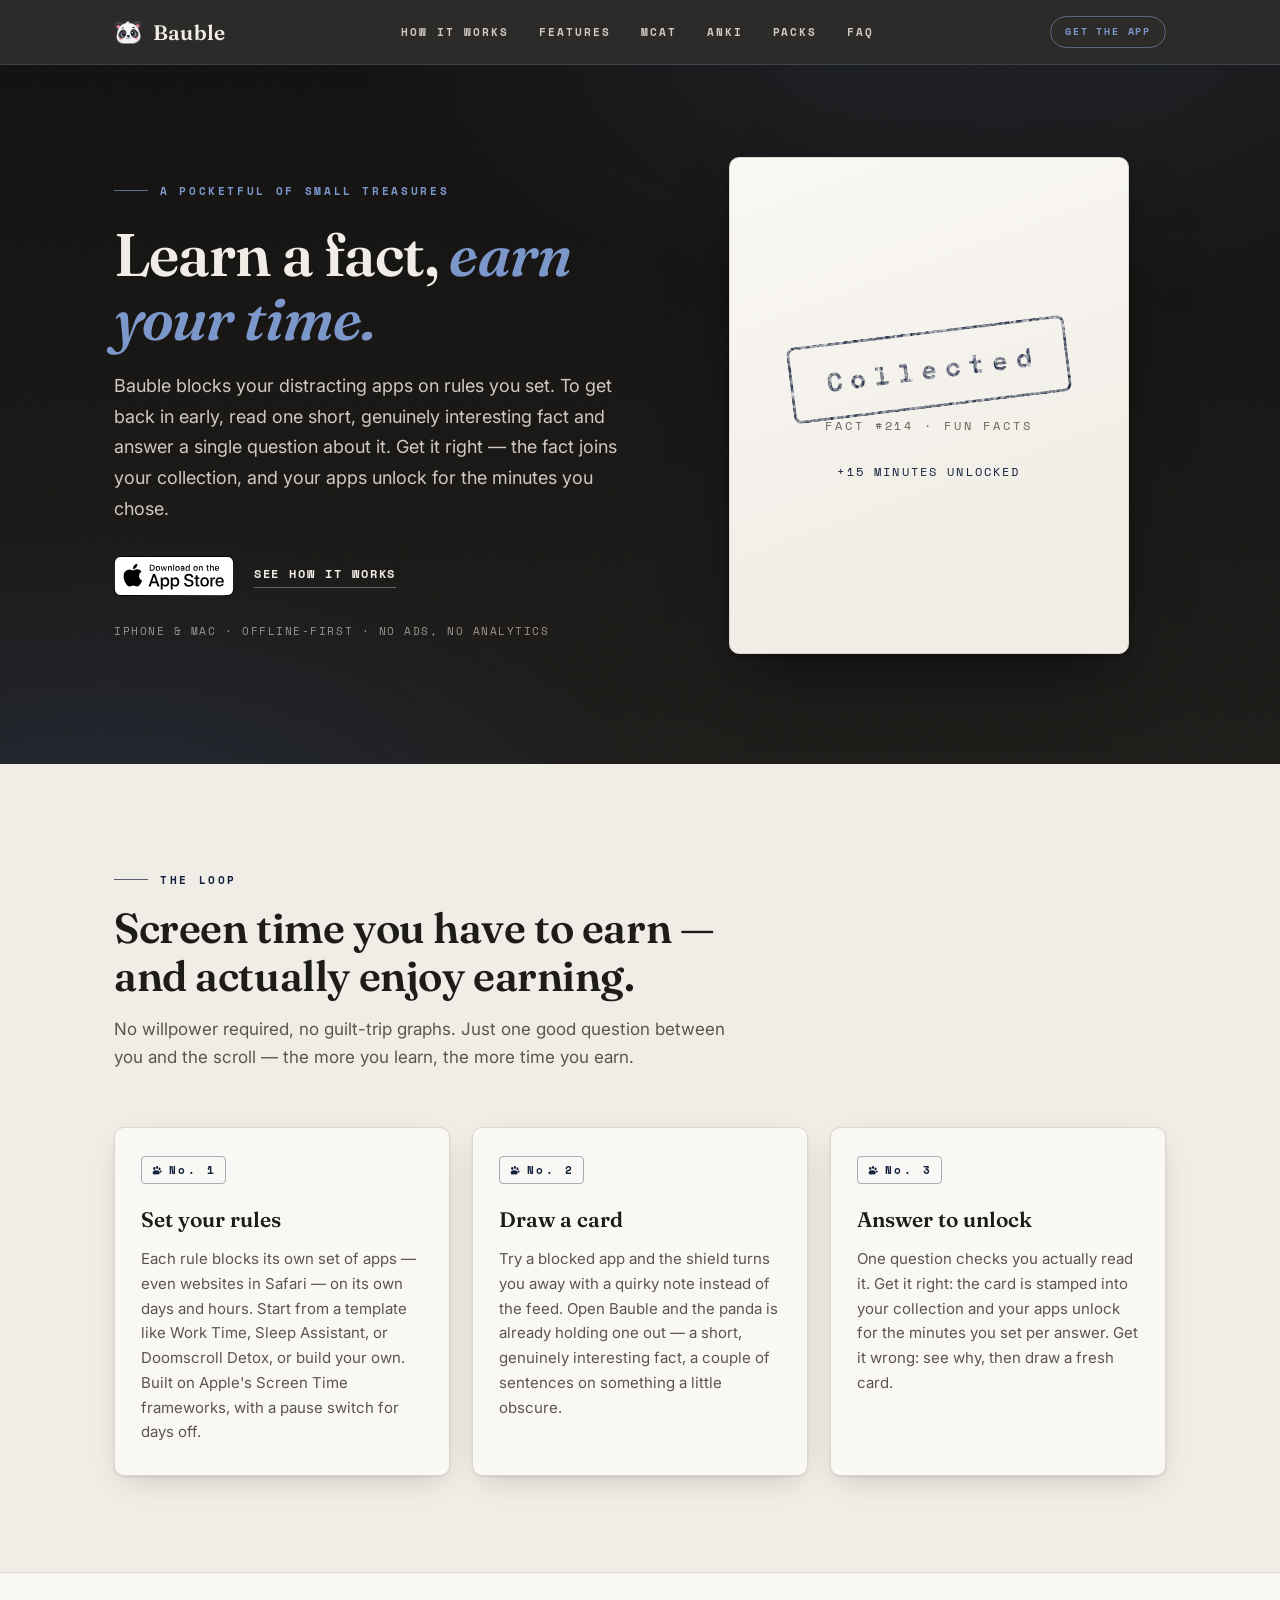
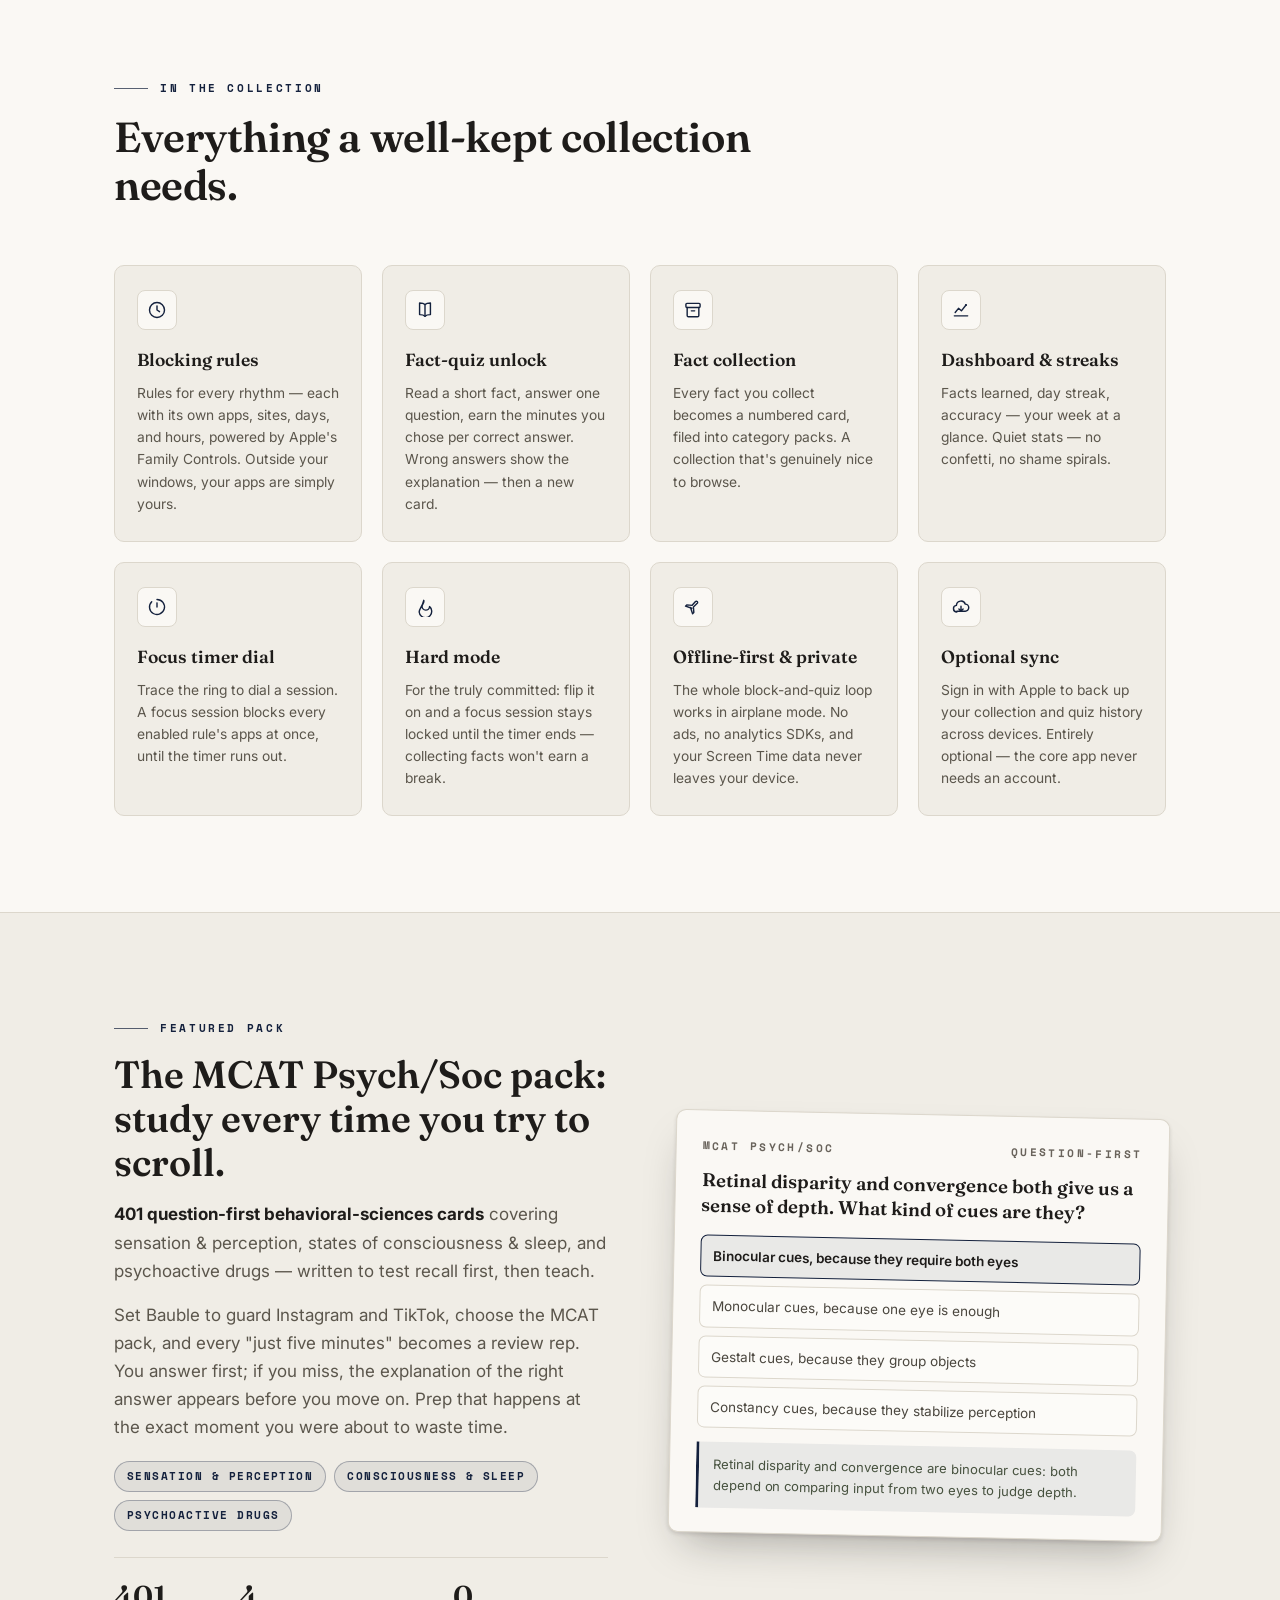
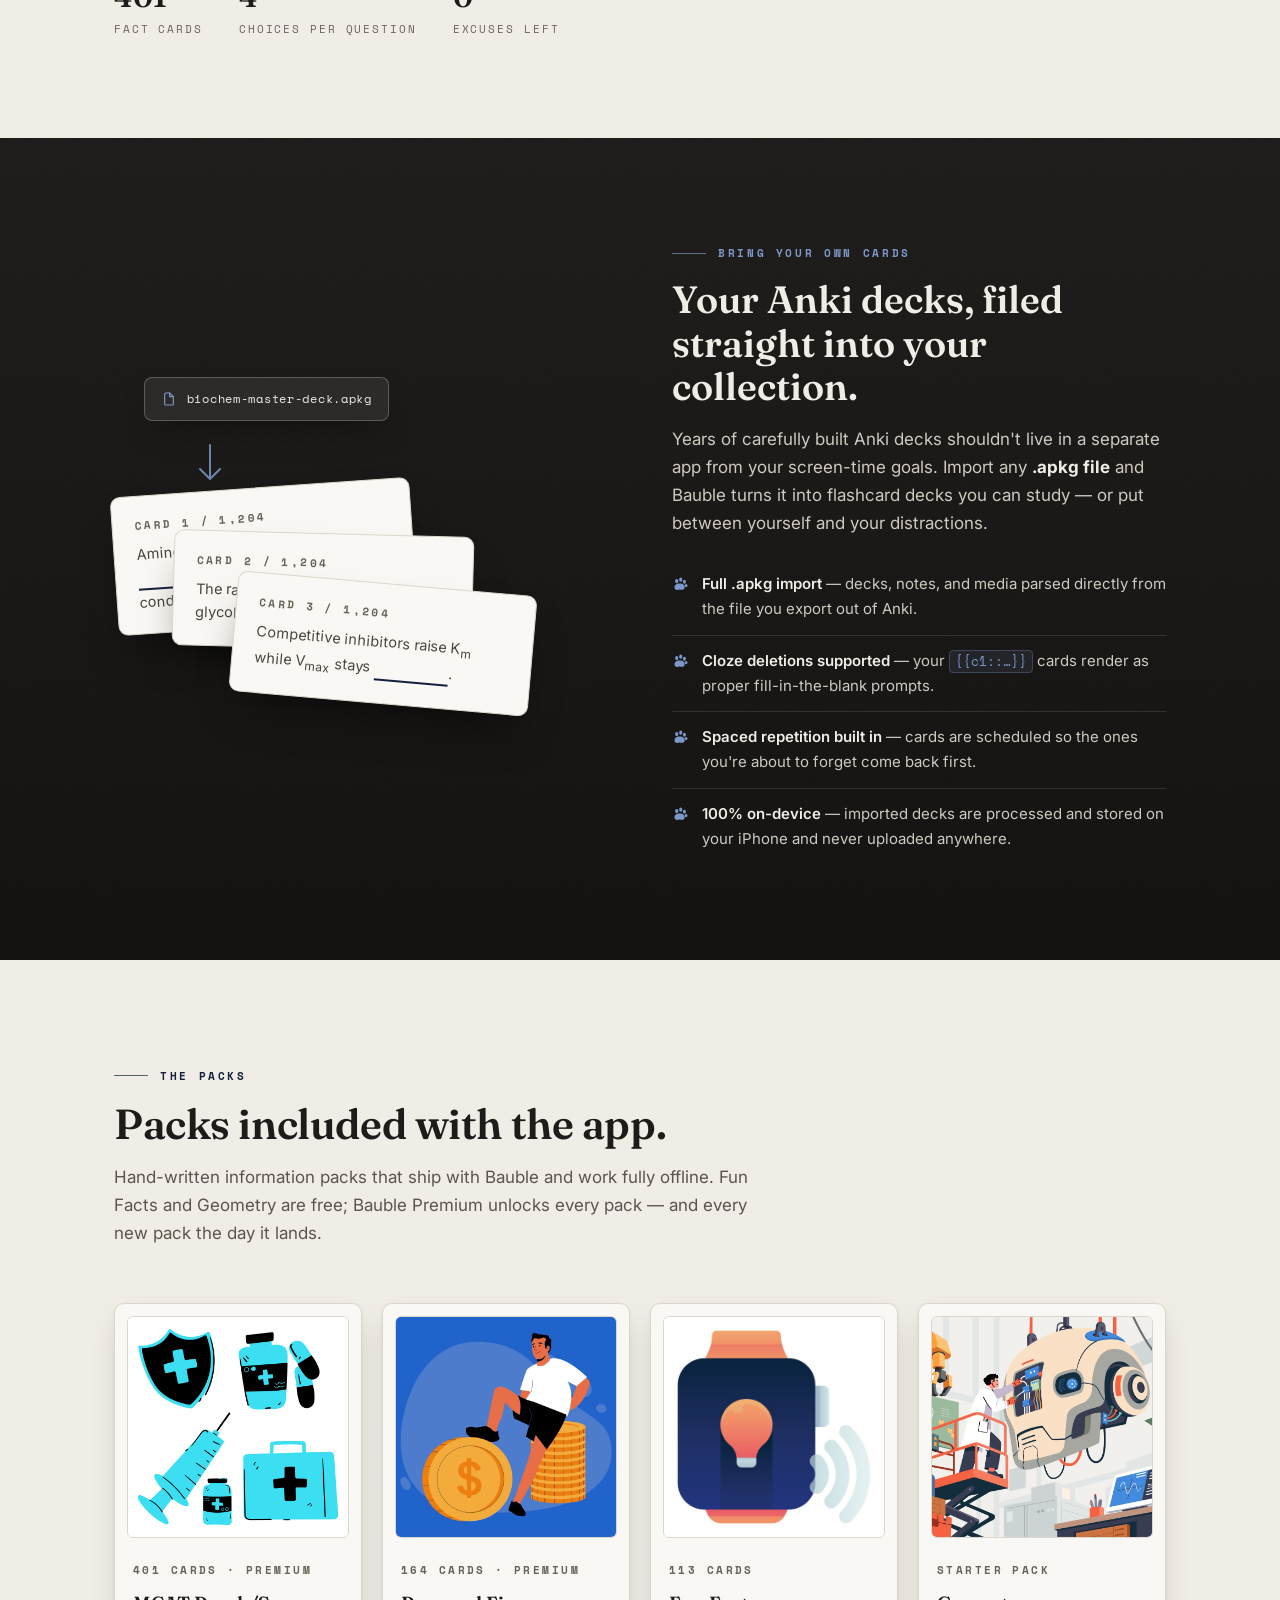
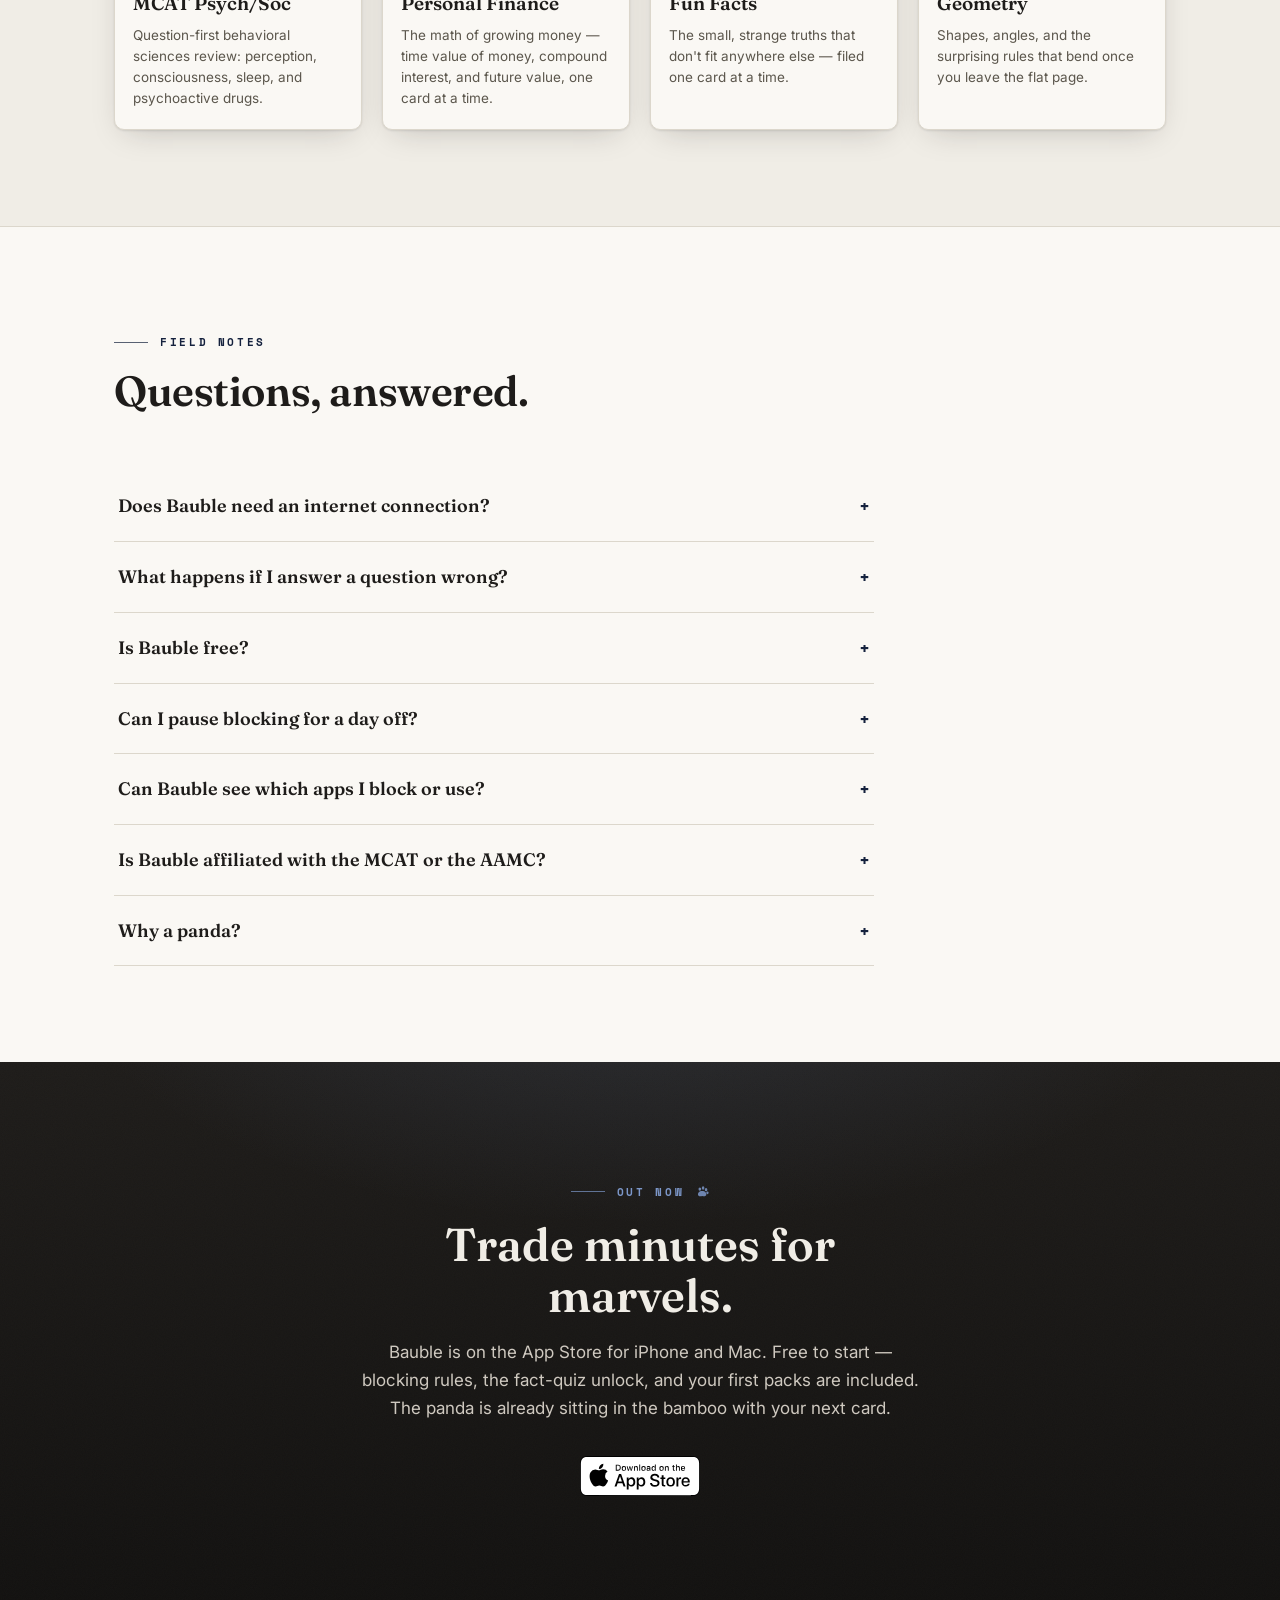
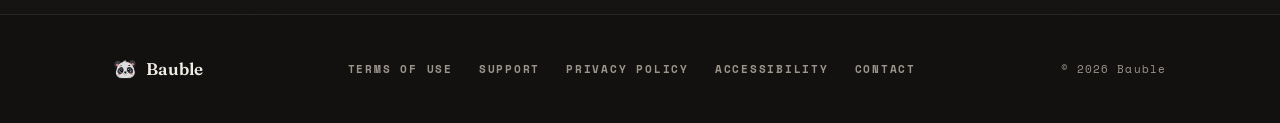
<file: index.html>
<!DOCTYPE html>
<html lang="en">
<head>
  <meta charset="UTF-8">
  <meta name="viewport" content="width=device-width, initial-scale=1.0">
  <title>Bauble — Learn facts, earn screen time</title>
  <meta name="description" content="Bauble blocks your distracting apps on rules you set. Learn a fact, answer one question, earn your screen time. Includes a 401-card MCAT Psych/Soc pack and Anki deck import.">
  <meta property="og:title" content="Bauble — Learn facts, earn screen time">
  <meta property="og:description" content="Block distracting apps. Learn a fact, answer a question, earn your screen time. A pocketful of small treasures, now on the App Store for iPhone and Mac.">
  <meta property="og:type" content="website">
  <meta name="theme-color" content="#1E1C1A">
  <link rel="icon" type="image/png" href="assets/app-icon.png">
  <link rel="apple-touch-icon" href="assets/apple-touch-icon.png">
  <link rel="preconnect" href="https://fonts.googleapis.com">
  <link rel="preconnect" href="https://fonts.gstatic.com" crossorigin>
  <link href="https://fonts.googleapis.com/css2?family=Fraunces:ital,opsz,wght@0,9..144,500;0,9..144,600;1,9..144,500&family=Inter:wght@400;500;600&family=Space+Mono:wght@400;700&display=swap" rel="stylesheet">
  <link rel="stylesheet" href="styles.css">
  <script>document.documentElement.classList.add('js');</script>
</head>
<body>

  <a class="skip-link" href="#main">Skip to content</a>

  <!-- ============ NAV ============ -->
  <nav class="site-nav">
    <div class="container">
      <a class="brand" href="#top">
        <img src="assets/panda-mark.png" alt="">
        <span>Bauble</span>
      </a>
      <div class="nav-links">
        <a href="#how">How it works</a>
        <a href="#features">Features</a>
        <a href="#mcat">MCAT</a>
        <a href="#anki">Anki</a>
        <a href="#packs">Packs</a>
        <a href="#faq">FAQ</a>
      </div>
      <a class="pill" href="https://apps.apple.com/us/app/bauble-screentime-flashcards/id6789819513">Get the app</a>
    </div>
  </nav>

  <main id="main" tabindex="-1">

  <!-- ============ HERO ============ -->
  <header class="hero grain" id="top">
    <div class="container">
      <div>
        <span class="eyebrow">A pocketful of small treasures</span>
        <h1>Learn a fact, <em>earn your time.</em></h1>
        <p class="lede">Bauble blocks your distracting apps on rules you set. To get back in early, read one short, genuinely interesting fact and answer a single question about it. Get it right — the fact joins your collection, and your apps unlock for the minutes you chose.</p>
        <div class="hero-ctas">
          <a class="btn-badge" href="https://apps.apple.com/us/app/bauble-screentime-flashcards/id6789819513">
            <img src="assets/app-store-badge.svg" alt="Download Bauble on the App Store" width="120" height="40">
          </a>
          <a class="btn-ghost" href="#how">See how it works</a>
        </div>
        <p class="hero-footnote">iPhone &amp; Mac &middot; Offline-first &middot; No ads, no analytics</p>
      </div>

      <!-- signature fact-card flip -->
      <div class="card-scene" role="group" aria-label="Animated example of a Bauble fact card being collected">
        <div class="card-flip" id="cardFlip">
          <div class="card-face card-front">
            <div class="card-meta">
              <span class="tag">Fact #214</span>
              <span class="tag"><span class="dot"><svg class="leaf" viewBox="0 0 24 24" fill="currentColor" aria-hidden="true"><path d="M20.5 3.2c-7.4-.6-12 1.6-14.5 5-2.4 3.3-2.1 7.3-.3 9.9l-2.2 2.3 1.4 1.4 2.2-2.3c2.7 1.7 6.7 1.8 9.8-.7 3.5-2.8 5.5-7.8 3.6-15.6zM8 17.5c-1-1.8-1-4.4.7-6.7 1.8-2.5 5.1-4.3 10.3-4.4-1 4.6-2.8 7.6-5.1 9.1-2.1 1.4-4.4 1.5-5.9 2z"/></svg></span> Fun Facts</span>
            </div>
            <p class="card-title">Honey Never Spoils</p>
            <p class="fact-body">Archaeologists have opened Egyptian tombs and found pots of honey over 3,000 years old — still perfectly edible. Honey's low moisture and high acidity make it a place where almost nothing can grow.</p>
            <div class="card-rule"></div>
            <p class="question">Why can honey last for millennia without spoiling?</p>
            <div class="choice" id="correctChoice">Low moisture and acidity stop microbes from growing</div>
            <div class="choice">Bees add a natural preservative wax</div>
            <div class="choice">It slowly ferments into a stable syrup</div>
          </div>
          <div class="card-face card-back">
            <div class="stamp">Collected</div>
            <span class="stamp-no">Fact #214 &middot; Fun Facts</span>
            <span class="back-unlock">+15 minutes unlocked</span>
          </div>
        </div>
      </div>
    </div>
  </header>

  <!-- ============ HOW IT WORKS ============ -->
  <section id="how">
    <div class="container">
      <div class="section-head reveal">
        <span class="eyebrow">The loop</span>
        <h2>Screen time you have to earn — and actually enjoy earning.</h2>
        <p>No willpower required, no guilt-trip graphs. Just one good question between you and the scroll — the more you learn, the more time you earn.</p>
      </div>
      <div class="steps">
        <div class="step-card reveal" style="--d:0s">
          <span class="step-no"><svg class="paw" viewBox="0 0 24 24" fill="currentColor" aria-hidden="true"><ellipse cx="7.1" cy="7.6" rx="2.5" ry="3.1"/><ellipse cx="13.1" cy="5.6" rx="2.4" ry="3.2"/><ellipse cx="18.6" cy="8.6" rx="2.3" ry="2.9"/><ellipse cx="21.1" cy="14.4" rx="2.1" ry="2.5"/><path d="M12.9 11.3c3 0 6.2 2.6 6.2 5.6 0 2.4-2 3.9-4.4 3.9-1.3 0-2.2-.5-3.4-.5s-2.1.6-3.4.6c-2.4 0-4.3-1.5-4.3-3.9 0-3.1 3.2-5.7 6.2-5.7z"/></svg>No. 1</span>
          <h3>Set your rules</h3>
          <p>Each rule blocks its own set of apps — even websites in Safari — on its own days and hours. Start from a template like Work Time, Sleep Assistant, or Doomscroll Detox, or build your own. Built on Apple's Screen Time frameworks, with a pause switch for days off.</p>
        </div>
        <div class="step-card reveal" style="--d:0.12s">
          <span class="step-no"><svg class="paw" viewBox="0 0 24 24" fill="currentColor" aria-hidden="true"><ellipse cx="7.1" cy="7.6" rx="2.5" ry="3.1"/><ellipse cx="13.1" cy="5.6" rx="2.4" ry="3.2"/><ellipse cx="18.6" cy="8.6" rx="2.3" ry="2.9"/><ellipse cx="21.1" cy="14.4" rx="2.1" ry="2.5"/><path d="M12.9 11.3c3 0 6.2 2.6 6.2 5.6 0 2.4-2 3.9-4.4 3.9-1.3 0-2.2-.5-3.4-.5s-2.1.6-3.4.6c-2.4 0-4.3-1.5-4.3-3.9 0-3.1 3.2-5.7 6.2-5.7z"/></svg>No. 2</span>
          <h3>Draw a card</h3>
          <p>Try a blocked app and the shield turns you away with a quirky note instead of the feed. Open Bauble and the panda is already holding one out — a short, genuinely interesting fact, a couple of sentences on something a little obscure.</p>
        </div>
        <div class="step-card reveal" style="--d:0.24s">
          <span class="step-no"><svg class="paw" viewBox="0 0 24 24" fill="currentColor" aria-hidden="true"><ellipse cx="7.1" cy="7.6" rx="2.5" ry="3.1"/><ellipse cx="13.1" cy="5.6" rx="2.4" ry="3.2"/><ellipse cx="18.6" cy="8.6" rx="2.3" ry="2.9"/><ellipse cx="21.1" cy="14.4" rx="2.1" ry="2.5"/><path d="M12.9 11.3c3 0 6.2 2.6 6.2 5.6 0 2.4-2 3.9-4.4 3.9-1.3 0-2.2-.5-3.4-.5s-2.1.6-3.4.6c-2.4 0-4.3-1.5-4.3-3.9 0-3.1 3.2-5.7 6.2-5.7z"/></svg>No. 3</span>
          <h3>Answer to unlock</h3>
          <p>One question checks you actually read it. Get it right: the card is stamped into your collection and your apps unlock for the minutes you set per answer. Get it wrong: see why, then draw a fresh card.</p>
        </div>
      </div>
    </div>
  </section>

  <!-- ============ FEATURES ============ -->
  <section class="features" id="features">
    <div class="container">
      <div class="section-head reveal">
        <span class="eyebrow">In the collection</span>
        <h2>Everything a well-kept collection needs.</h2>
      </div>
      <div class="feature-grid">
        <div class="feature reveal" style="--d:0s">
          <div class="icon"><svg viewBox="0 0 24 24" fill="none" stroke="currentColor" stroke-width="1.7" stroke-linecap="round" stroke-linejoin="round"><circle cx="12" cy="12" r="9"/><path d="M12 7v5l3 2"/></svg></div>
          <h3>Blocking rules</h3>
          <p>Rules for every rhythm — each with its own apps, sites, days, and hours, powered by Apple's Family Controls. Outside your windows, your apps are simply yours.</p>
        </div>
        <div class="feature reveal" style="--d:0.06s">
          <div class="icon"><svg viewBox="0 0 24 24" fill="none" stroke="currentColor" stroke-width="1.7" stroke-linecap="round" stroke-linejoin="round"><path d="M12 5.5C10.5 4 8.2 3.5 5.5 3.5v14c2.7 0 5 .5 6.5 2 1.5-1.5 3.8-2 6.5-2v-14c-2.7 0-5 .5-6.5 2z"/><path d="M12 5.5v14"/></svg></div>
          <h3>Fact-quiz unlock</h3>
          <p>Read a short fact, answer one question, earn the minutes you chose per correct answer. Wrong answers show the explanation — then a new card.</p>
        </div>
        <div class="feature reveal" style="--d:0.12s">
          <div class="icon"><svg viewBox="0 0 24 24" fill="none" stroke="currentColor" stroke-width="1.7" stroke-linecap="round" stroke-linejoin="round"><rect x="3.5" y="4" width="17" height="5" rx="1.2"/><path d="M5 9v9.5A1.5 1.5 0 0 0 6.5 20h11a1.5 1.5 0 0 0 1.5-1.5V9"/><path d="M10 13h4"/></svg></div>
          <h3>Fact collection</h3>
          <p>Every fact you collect becomes a numbered card, filed into category packs. A collection that's genuinely nice to browse.</p>
        </div>
        <div class="feature reveal" style="--d:0.18s">
          <div class="icon"><svg viewBox="0 0 24 24" fill="none" stroke="currentColor" stroke-width="1.7" stroke-linecap="round" stroke-linejoin="round"><path d="M4 19h16"/><path d="M5 15l4-5 3.5 3L18 6"/><circle cx="18" cy="6" r="1.3" fill="currentColor" stroke="none"/></svg></div>
          <h3>Dashboard &amp; streaks</h3>
          <p>Facts learned, day streak, accuracy — your week at a glance. Quiet stats — no confetti, no shame spirals.</p>
        </div>
        <div class="feature reveal" style="--d:0s">
          <div class="icon"><svg viewBox="0 0 24 24" fill="none" stroke="currentColor" stroke-width="1.7" stroke-linecap="round" stroke-linejoin="round"><path d="M12 3a9 9 0 1 1-6.36 2.64"/><path d="M12 12V7"/></svg></div>
          <h3>Focus timer dial</h3>
          <p>Trace the ring to dial a session. A focus session blocks every enabled rule's apps at once, until the timer runs out.</p>
        </div>
        <div class="feature reveal" style="--d:0.06s">
          <div class="icon"><svg viewBox="0 0 24 24" fill="none" stroke="currentColor" stroke-width="1.7" stroke-linecap="round" stroke-linejoin="round"><path d="M12 3c1 3-2 4.5-2 7a4.5 4.5 0 0 0 9 .5c1.8 1.5 2.5 3.4 2.5 5A7.5 7.5 0 0 1 6.5 17c0-4 3.5-5.5 5.5-14z" transform="translate(-1.5 1)"/></svg></div>
          <h3>Hard mode</h3>
          <p>For the truly committed: flip it on and a focus session stays locked until the timer ends — collecting facts won't earn a break.</p>
        </div>
        <div class="feature reveal" style="--d:0.12s">
          <div class="icon"><svg viewBox="0 0 24 24" fill="none" stroke="currentColor" stroke-width="1.7" stroke-linecap="round" stroke-linejoin="round"><path d="M10.5 13.5L3 11l1.5-1.5L11 10l4-4.5c.6-.6 1.6-.6 2.1 0 .6.6.6 1.5 0 2.1L12.5 12l.5 6.5L11.5 20l-2.5-7.5"/></svg></div>
          <h3>Offline-first &amp; private</h3>
          <p>The whole block-and-quiz loop works in airplane mode. No ads, no analytics SDKs, and your Screen Time data never leaves your device.</p>
        </div>
        <div class="feature reveal" style="--d:0.18s">
          <div class="icon"><svg viewBox="0 0 24 24" fill="none" stroke="currentColor" stroke-width="1.7" stroke-linecap="round" stroke-linejoin="round"><path d="M7 18a4 4 0 0 1-.5-7.97A5.5 5.5 0 0 1 17.2 8.6 4.2 4.2 0 0 1 17 17H7z"/><path d="M12 11v6M9.5 14.5L12 17l2.5-2.5"/></svg></div>
          <h3>Optional sync</h3>
          <p>Sign in with Apple to back up your collection and quiz history across devices. Entirely optional — the core app never needs an account.</p>
        </div>
      </div>
    </div>
  </section>

  <!-- ============ MCAT SPOTLIGHT ============ -->
  <section class="spotlight" id="mcat">
    <div class="container">
      <div class="copy reveal">
        <span class="eyebrow">Featured pack</span>
        <h2>The MCAT Psych/Soc pack: study every time you try to scroll.</h2>
        <p><strong>401 question-first behavioral-sciences cards</strong> covering sensation &amp; perception, states of consciousness &amp; sleep, and psychoactive drugs — written to test recall first, then teach.</p>
        <p>Set Bauble to guard Instagram and TikTok, choose the MCAT pack, and every "just five minutes" becomes a review rep. You answer first; if you miss, the explanation of the right answer appears before you move on. Prep that happens at the exact moment you were about to waste time.</p>
        <div class="chips">
          <span class="chip">Sensation &amp; Perception</span>
          <span class="chip">Consciousness &amp; Sleep</span>
          <span class="chip">Psychoactive Drugs</span>
        </div>
        <div class="mcat-stat">
          <div><strong>401</strong><span>Fact cards</span></div>
          <div><strong>4</strong><span>Choices per question</span></div>
          <div><strong>0</strong><span>Excuses left</span></div>
        </div>
      </div>
      <div class="reveal" style="--d:0.15s">
        <div class="sample-card">
          <div class="card-meta">
            <span class="tag">MCAT Psych/Soc</span>
            <span class="tag">Question-first</span>
          </div>
          <p class="question">Retinal disparity and convergence both give us a sense of depth. What kind of cues are they?</p>
          <div class="choice correct-picked">Binocular cues, because they require both eyes</div>
          <div class="choice">Monocular cues, because one eye is enough</div>
          <div class="choice">Gestalt cues, because they group objects</div>
          <div class="choice">Constancy cues, because they stabilize perception</div>
          <p class="explain">Retinal disparity and convergence are binocular cues: both depend on comparing input from two eyes to judge depth.</p>
        </div>
      </div>
    </div>
  </section>

  <!-- ============ ANKI SPOTLIGHT ============ -->
  <section class="spotlight anki grain" id="anki">
    <div class="container">
      <div class="anki-visual reveal" aria-hidden="true">
        <span class="apkg-chip">
          <svg viewBox="0 0 24 24" fill="none" stroke="currentColor" stroke-width="1.7" stroke-linecap="round" stroke-linejoin="round"><path d="M13 3H7a1.5 1.5 0 0 0-1.5 1.5v15A1.5 1.5 0 0 0 7 21h10a1.5 1.5 0 0 0 1.5-1.5V8.5L13 3z"/><path d="M13 3v5.5h5.5"/></svg>
          biochem-master-deck.apkg
        </span>
        <svg class="import-arrow" width="34" height="42" viewBox="0 0 34 42" fill="none" stroke="currentColor" stroke-width="2" stroke-linecap="round" stroke-linejoin="round"><path d="M17 2v32M7 26l10 10 10-10"/></svg>
        <div class="anki-fan">
          <div class="fan-card fan-1">
            <span class="tag">Card 1 / 1,204</span>
            <p class="cloze-line">Amino acids are joined by <span class="cloze-gap">&nbsp;</span> bonds formed in a condensation reaction.</p>
          </div>
          <div class="fan-card fan-2">
            <span class="tag">Card 2 / 1,204</span>
            <p class="cloze-line">The rate-limiting enzyme of glycolysis is <span class="cloze-gap">&nbsp;</span>.</p>
          </div>
          <div class="fan-card fan-3">
            <span class="tag">Card 3 / 1,204</span>
            <p class="cloze-line">Competitive inhibitors raise K<sub>m</sub> while V<sub>max</sub> stays <span class="cloze-gap">&nbsp;</span>.</p>
          </div>
        </div>
      </div>
      <div class="copy reveal" style="--d:0.15s">
        <span class="eyebrow">Bring your own cards</span>
        <h2>Your Anki decks, filed straight into your collection.</h2>
        <p>Years of carefully built Anki decks shouldn't live in a separate app from your screen-time goals. Import any <strong>.apkg file</strong> and Bauble turns it into flashcard decks you can study — or put between yourself and your distractions.</p>
        <ul class="anki-list">
          <li>
            <span class="li-icon"><svg class="paw" viewBox="0 0 24 24" fill="currentColor" aria-hidden="true"><ellipse cx="7.1" cy="7.6" rx="2.5" ry="3.1"/><ellipse cx="13.1" cy="5.6" rx="2.4" ry="3.2"/><ellipse cx="18.6" cy="8.6" rx="2.3" ry="2.9"/><ellipse cx="21.1" cy="14.4" rx="2.1" ry="2.5"/><path d="M12.9 11.3c3 0 6.2 2.6 6.2 5.6 0 2.4-2 3.9-4.4 3.9-1.3 0-2.2-.5-3.4-.5s-2.1.6-3.4.6c-2.4 0-4.3-1.5-4.3-3.9 0-3.1 3.2-5.7 6.2-5.7z"/></svg></span>
            <span><strong>Full .apkg import</strong> — decks, notes, and media parsed directly from the file you export out of Anki.</span>
          </li>
          <li>
            <span class="li-icon"><svg class="paw" viewBox="0 0 24 24" fill="currentColor" aria-hidden="true"><ellipse cx="7.1" cy="7.6" rx="2.5" ry="3.1"/><ellipse cx="13.1" cy="5.6" rx="2.4" ry="3.2"/><ellipse cx="18.6" cy="8.6" rx="2.3" ry="2.9"/><ellipse cx="21.1" cy="14.4" rx="2.1" ry="2.5"/><path d="M12.9 11.3c3 0 6.2 2.6 6.2 5.6 0 2.4-2 3.9-4.4 3.9-1.3 0-2.2-.5-3.4-.5s-2.1.6-3.4.6c-2.4 0-4.3-1.5-4.3-3.9 0-3.1 3.2-5.7 6.2-5.7z"/></svg></span>
            <span><strong>Cloze deletions supported</strong> — your <code>{{c1::…}}</code> cards render as proper fill-in-the-blank prompts.</span>
          </li>
          <li>
            <span class="li-icon"><svg class="paw" viewBox="0 0 24 24" fill="currentColor" aria-hidden="true"><ellipse cx="7.1" cy="7.6" rx="2.5" ry="3.1"/><ellipse cx="13.1" cy="5.6" rx="2.4" ry="3.2"/><ellipse cx="18.6" cy="8.6" rx="2.3" ry="2.9"/><ellipse cx="21.1" cy="14.4" rx="2.1" ry="2.5"/><path d="M12.9 11.3c3 0 6.2 2.6 6.2 5.6 0 2.4-2 3.9-4.4 3.9-1.3 0-2.2-.5-3.4-.5s-2.1.6-3.4.6c-2.4 0-4.3-1.5-4.3-3.9 0-3.1 3.2-5.7 6.2-5.7z"/></svg></span>
            <span><strong>Spaced repetition built in</strong> — cards are scheduled so the ones you're about to forget come back first.</span>
          </li>
          <li>
            <span class="li-icon"><svg class="paw" viewBox="0 0 24 24" fill="currentColor" aria-hidden="true"><ellipse cx="7.1" cy="7.6" rx="2.5" ry="3.1"/><ellipse cx="13.1" cy="5.6" rx="2.4" ry="3.2"/><ellipse cx="18.6" cy="8.6" rx="2.3" ry="2.9"/><ellipse cx="21.1" cy="14.4" rx="2.1" ry="2.5"/><path d="M12.9 11.3c3 0 6.2 2.6 6.2 5.6 0 2.4-2 3.9-4.4 3.9-1.3 0-2.2-.5-3.4-.5s-2.1.6-3.4.6c-2.4 0-4.3-1.5-4.3-3.9 0-3.1 3.2-5.7 6.2-5.7z"/></svg></span>
            <span><strong>100% on-device</strong> — imported decks are processed and stored on your iPhone and never uploaded anywhere.</span>
          </li>
        </ul>
      </div>
    </div>
  </section>

  <!-- ============ PACK SHELF ============ -->
  <section id="packs">
    <div class="container">
      <div class="section-head reveal">
        <span class="eyebrow">The packs</span>
        <h2>Packs included with the app.</h2>
        <p>Hand-written information packs that ship with Bauble and work fully offline. Fun Facts and Geometry are free; Bauble Premium unlocks every pack — and every new pack the day it lands.</p>
      </div>
      <div class="packs-grid">
        <div class="pack-card reveal" style="--d:0s">
          <div class="pack-cover"><img src="assets/pack-psych-soc.jpg" alt="MCAT Psych/Soc pack cover art" loading="lazy"></div>
          <div class="pack-body">
            <span class="tag">401 cards &middot; Premium</span>
            <h3>MCAT Psych/Soc</h3>
            <p>Question-first behavioral sciences review: perception, consciousness, sleep, and psychoactive drugs.</p>
          </div>
        </div>
        <div class="pack-card reveal" style="--d:0.08s">
          <div class="pack-cover"><img src="assets/pack-finance.jpg" alt="Personal Finance pack cover art" loading="lazy"></div>
          <div class="pack-body">
            <span class="tag">164 cards &middot; Premium</span>
            <h3>Personal Finance</h3>
            <p>The math of growing money — time value of money, compound interest, and future value, one card at a time.</p>
          </div>
        </div>
        <div class="pack-card reveal" style="--d:0.16s">
          <div class="pack-cover"><img src="assets/pack-fun-facts.jpg" alt="Fun Facts pack cover art" loading="lazy"></div>
          <div class="pack-body">
            <span class="tag">113 cards</span>
            <h3>Fun Facts</h3>
            <p>The small, strange truths that don't fit anywhere else — filed one card at a time.</p>
          </div>
        </div>
        <div class="pack-card reveal" style="--d:0.24s">
          <div class="pack-cover"><img src="assets/pack-geometry.jpg" alt="Geometry pack cover art" loading="lazy"></div>
          <div class="pack-body">
            <span class="tag">Starter pack</span>
            <h3>Geometry</h3>
            <p>Shapes, angles, and the surprising rules that bend once you leave the flat page.</p>
          </div>
        </div>
      </div>
    </div>
  </section>

  <!-- ============ FAQ ============ -->
  <section class="faq" id="faq">
    <div class="container">
      <div class="section-head reveal">
        <span class="eyebrow">Field notes</span>
        <h2>Questions, answered.</h2>
      </div>
      <div class="faq-list reveal">
        <details class="faq-item">
          <summary>Does Bauble need an internet connection?</summary>
          <p class="faq-a">No. Blocking, the fact-quiz unlock loop, all bundled packs, and imported flashcards work entirely offline — airplane mode included. Only the optional account sync and subscription verification touch the network.</p>
        </details>
        <details class="faq-item">
          <summary>What happens if I answer a question wrong?</summary>
          <p class="faq-a">You see the correct answer and a short explanation, and the apps stay locked. Then you draw a different card — no re-attempting the same question, because the point is that you actually read it.</p>
        </details>
        <details class="faq-item">
          <summary>Is Bauble free?</summary>
          <p class="faq-a">The core loop is — blocking rules, the fact-quiz unlock, the Fun Facts and Geometry packs, and the collection. Bauble Premium unlocks every pack, unlimited Anki decks, and unlimited blocking rules: $8.99 a month or $59.99 a year (US pricing; the App Store shows your local price).</p>
        </details>
        <details class="faq-item">
          <summary>Can I pause blocking for a day off?</summary>
          <p class="faq-a">Yes, with a plainly visible pause toggle. Bauble is a self-management tool, not a warden — fighting you isn't the goal.</p>
        </details>
        <details class="faq-item">
          <summary>Can Bauble see which apps I block or use?</summary>
          <p class="faq-a">No. App selections are stored as opaque tokens by Apple's Family Controls framework, and all Screen Time data stays on your device. It is never transmitted to us or anyone else — we couldn't read it even if we wanted to.</p>
        </details>
        <details class="faq-item">
          <summary>Is Bauble affiliated with the MCAT or the AAMC?</summary>
          <p class="faq-a">No. The MCAT Psych/Soc pack is independent study material. Bauble is not affiliated with, endorsed by, or sponsored by the AAMC or any examination body, and we make no promises about test scores.</p>
        </details>
        <details class="faq-item">
          <summary>Why a panda?</summary>
          <p class="faq-a">Pandas spend most of the day doing one thing slowly and thoroughly, and they are famously hard to rush. That is roughly the posture Bauble is after &mdash; not a warden shouting at you, just a small, patient animal sitting between you and the scroll, holding out a card.</p>
        </details>
      </div>
    </div>
  </section>

  <!-- ============ CLOSING CTA ============ -->
  <section class="closing grain">
    <div class="container">
      <span class="eyebrow">Out now</span>
      <h2>Trade minutes for marvels.</h2>
      <p>Bauble is on the App Store for iPhone and Mac. Free to start &mdash; blocking rules, the fact-quiz unlock, and your first packs are included. The panda is already sitting in the bamboo with your next card.</p>
      <a class="btn-badge" href="https://apps.apple.com/us/app/bauble-screentime-flashcards/id6789819513">
        <img src="assets/app-store-badge.svg" alt="Download Bauble on the App Store" width="120" height="40">
      </a>
    </div>
  </section>

  </main>

  <!-- ============ FOOTER ============ -->
  <footer class="site-footer">
    <div class="container">
      <div class="footer-brand">
        <img src="assets/panda-mark.png" alt="">
        <span>Bauble</span>
      </div>
      <div class="footer-links">
        <a href="terms.html">Terms of Use</a>
        <a href="support.html">Support</a>
        <a href="privacy.html">Privacy Policy</a>
        <a href="accessibility.html">Accessibility</a>
        <a href="mailto:bauble.the.app@gmail.com">Contact</a>
      </div>
      <span class="footer-copy">&copy; <span id="year">2026</span> Bauble</span>
    </div>
  </footer>

  <script>
    // Scroll reveal
    const reduceMotion = window.matchMedia('(prefers-reduced-motion: reduce)').matches;
    const io = new IntersectionObserver((entries) => {
      for (const e of entries) {
        if (e.isIntersecting) { e.target.classList.add('revealed'); io.unobserve(e.target); }
      }
    }, { threshold: 0.12, rootMargin: '0px 0px -40px 0px' });
    document.querySelectorAll('.reveal').forEach(el => io.observe(el));

    // Signature fact-card flip: pick the right answer, stamp COLLECTED, reset, repeat.
    const flip = document.getElementById('cardFlip');
    const correct = document.getElementById('correctChoice');
    function runCycle() {
      correct.classList.add('correct-picked');
      setTimeout(() => flip.classList.add('flipped'), 900);
      setTimeout(() => {
        flip.classList.remove('flipped');
        correct.classList.remove('correct-picked');
      }, 6400);
    }
    if (reduceMotion) {
      // one gentle crossfade to the collected state, no loop
      setTimeout(() => { correct.classList.add('correct-picked'); flip.classList.add('flipped'); }, 1800);
    } else {
      setTimeout(runCycle, 1400);
      setInterval(runCycle, 9400);
    }

    document.getElementById('year').textContent = new Date().getFullYear();
  </script>
  <script src="in-app-browser.js" defer></script>
</body>
</html>
</file>
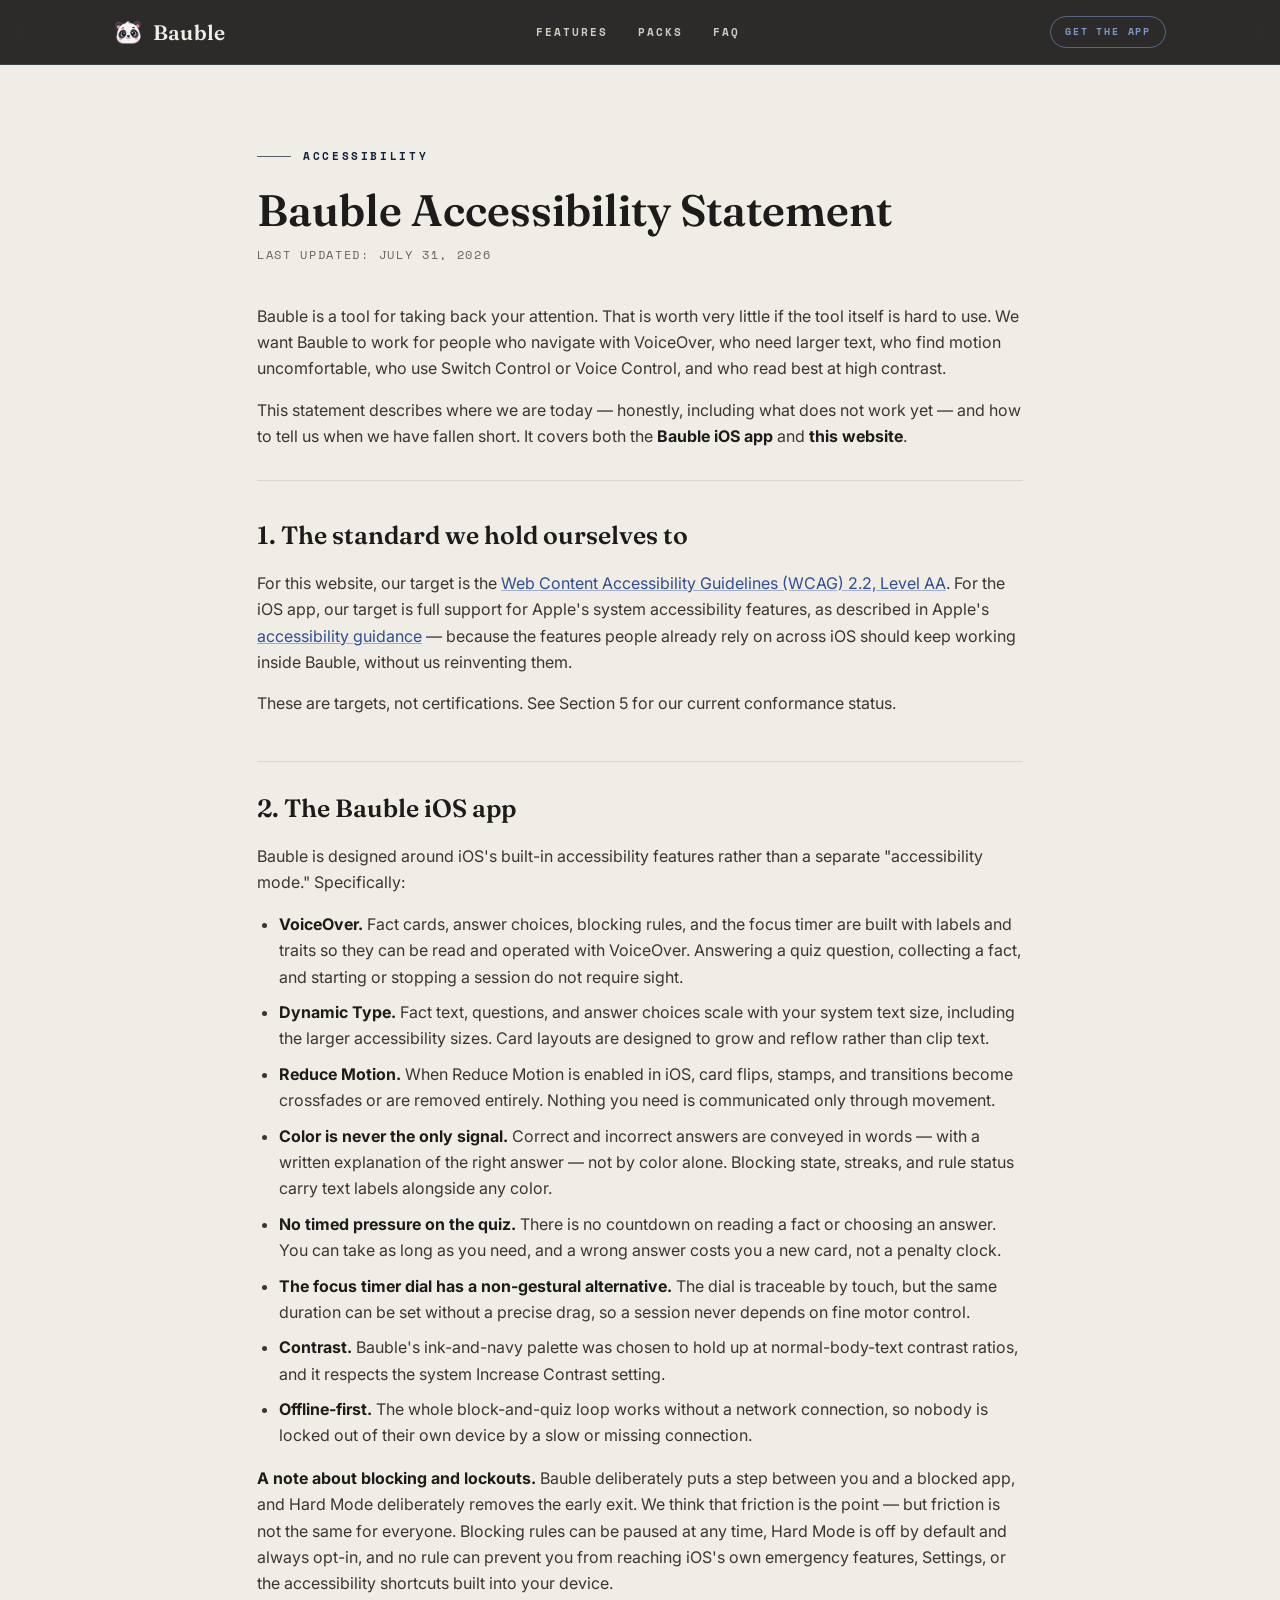
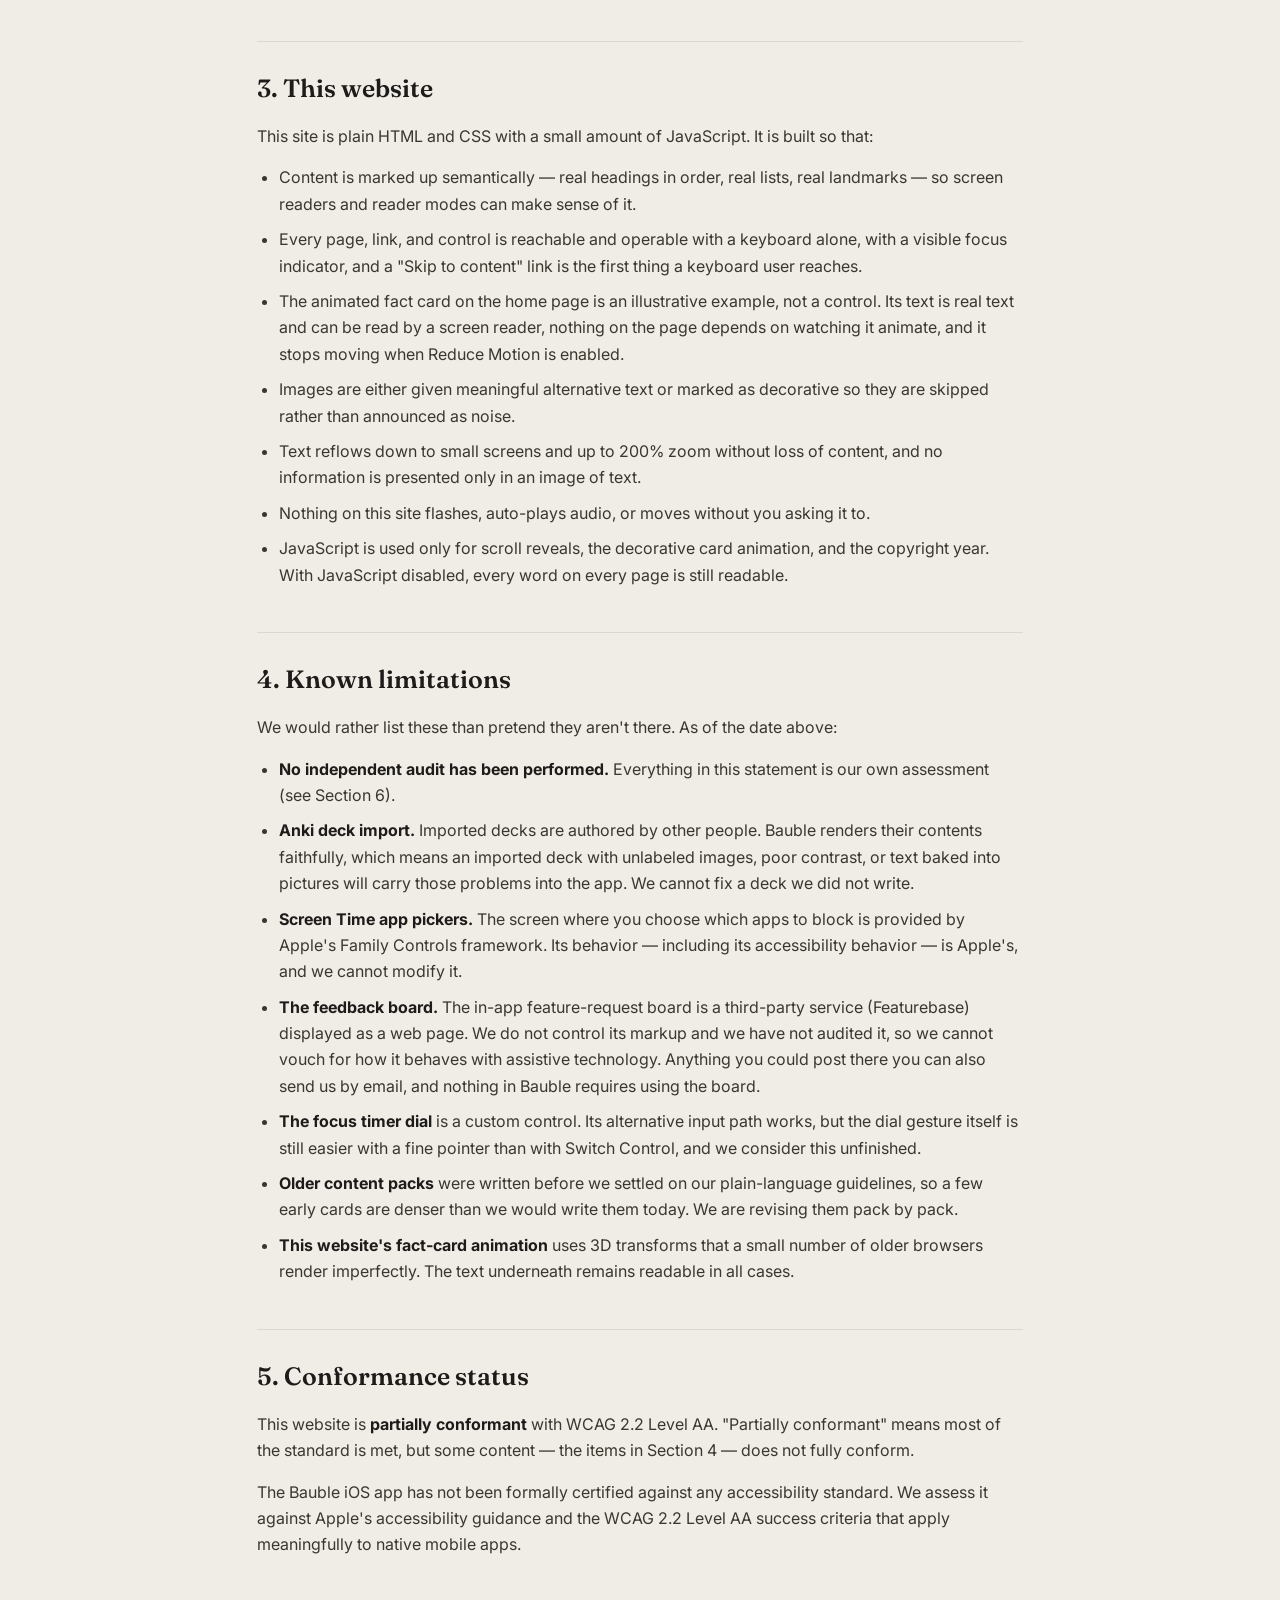
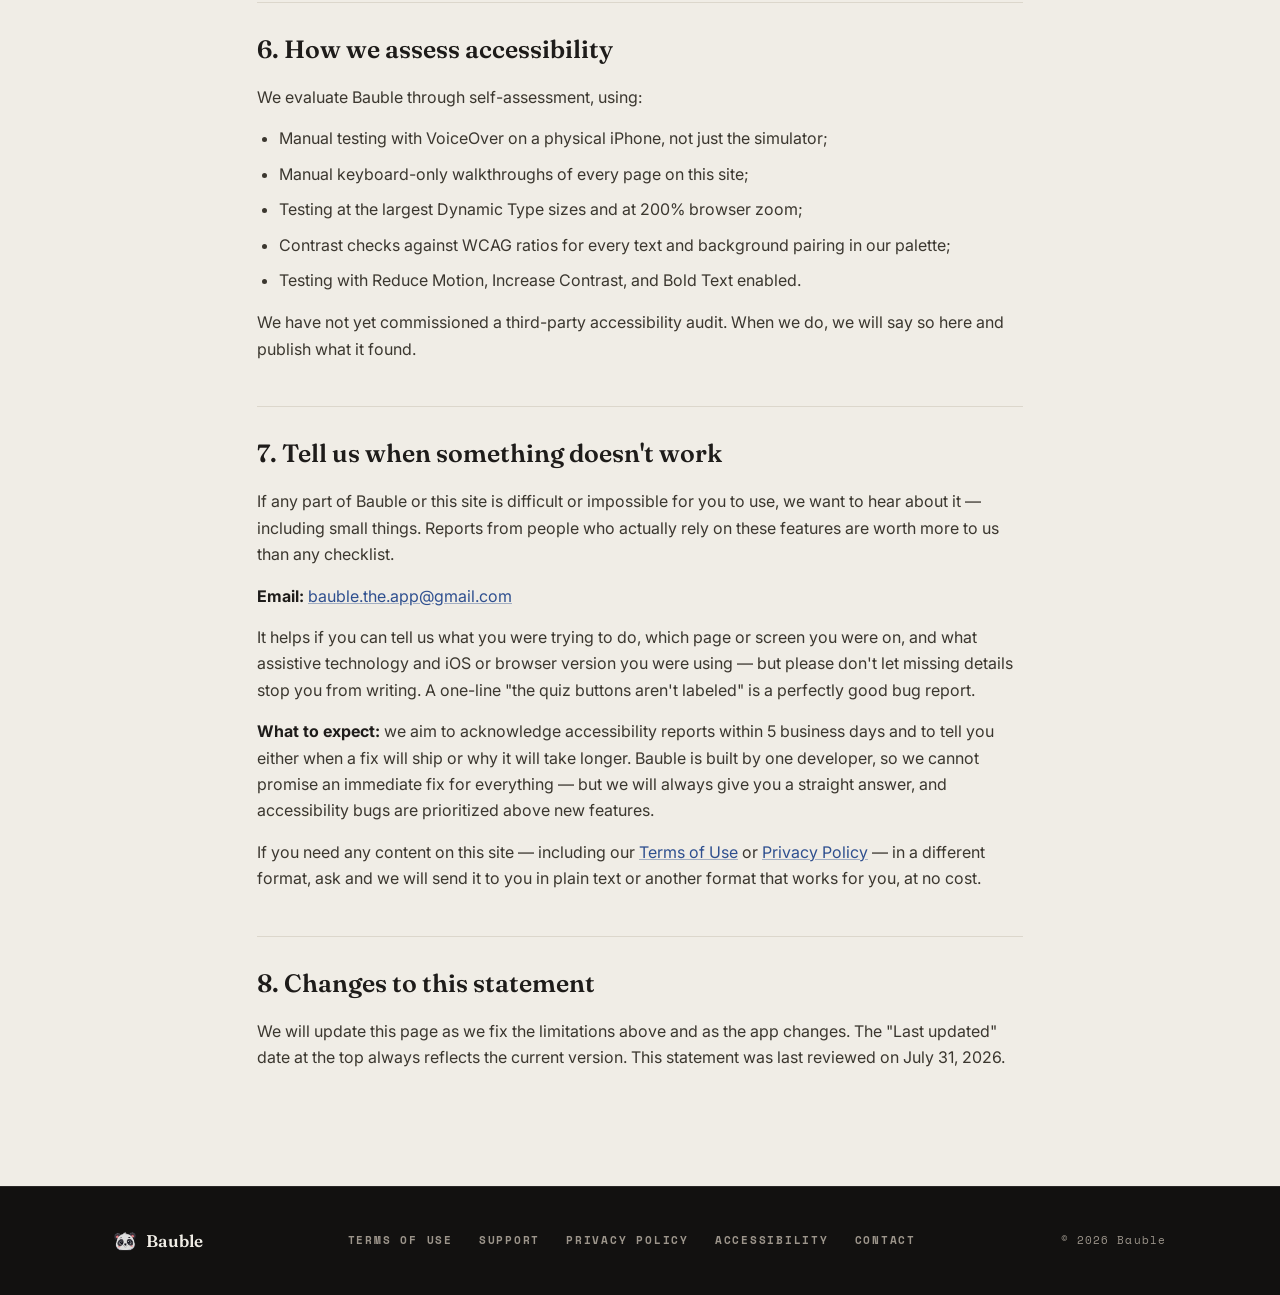
<file: accessibility.html>
<!DOCTYPE html>
<html lang="en">
<head>
  <meta charset="UTF-8">
  <meta name="viewport" content="width=device-width, initial-scale=1.0">
  <title>Accessibility Statement — Bauble</title>
  <meta name="description" content="Accessibility Statement for the Bauble iOS app and website.">
  <meta name="theme-color" content="#1E1C1A">
  <link rel="icon" type="image/png" href="assets/app-icon.png">
  <link rel="apple-touch-icon" href="assets/apple-touch-icon.png">
  <link rel="preconnect" href="https://fonts.googleapis.com">
  <link rel="preconnect" href="https://fonts.gstatic.com" crossorigin>
  <link href="https://fonts.googleapis.com/css2?family=Fraunces:ital,opsz,wght@0,9..144,500;0,9..144,600;1,9..144,500&family=Inter:wght@400;500;600&family=Space+Mono:wght@400;700&display=swap" rel="stylesheet">
  <link rel="stylesheet" href="styles.css">
</head>
<body class="legal-page">

  <a class="skip-link" href="#main">Skip to content</a>

  <nav class="site-nav">
    <div class="container">
      <a class="brand" href="index.html">
        <img src="assets/panda-mark.png" alt="">
        <span>Bauble</span>
      </a>
      <div class="nav-links">
        <a href="index.html#features">Features</a>
        <a href="index.html#packs">Packs</a>
        <a href="index.html#faq">FAQ</a>
      </div>
      <a class="pill" href="https://apps.apple.com/us/app/bauble-screentime-flashcards/id6789819513">Get the app</a>
    </div>
  </nav>

  <main class="legal-doc" id="main" tabindex="-1">
    <span class="eyebrow">Accessibility</span>
    <h1>Bauble Accessibility Statement</h1>
    <p class="effective">Last updated: July 31, 2026</p>
    <p>Bauble is a tool for taking back your attention. That is worth very little if the tool itself is hard to use. We want Bauble to work for people who navigate with VoiceOver, who need larger text, who find motion uncomfortable, who use Switch Control or Voice Control, and who read best at high contrast.</p>
    <p>This statement describes where we are today — honestly, including what does not work yet — and how to tell us when we have fallen short. It covers both the <strong>Bauble iOS app</strong> and <strong>this website</strong>.</p>
    <hr>

    <h2>1. The standard we hold ourselves to</h2>
    <p>For this website, our target is the <a href="https://www.w3.org/TR/WCAG22/">Web Content Accessibility Guidelines (WCAG) 2.2, Level AA</a>. For the iOS app, our target is full support for Apple's system accessibility features, as described in Apple's <a href="https://developer.apple.com/accessibility/">accessibility guidance</a> — because the features people already rely on across iOS should keep working inside Bauble, without us reinventing them.</p>
    <p>These are targets, not certifications. See Section 5 for our current conformance status.</p>

    <h2>2. The Bauble iOS app</h2>
    <p>Bauble is designed around iOS's built-in accessibility features rather than a separate "accessibility mode." Specifically:</p>
    <ul>
      <li><strong>VoiceOver.</strong> Fact cards, answer choices, blocking rules, and the focus timer are built with labels and traits so they can be read and operated with VoiceOver. Answering a quiz question, collecting a fact, and starting or stopping a session do not require sight.</li>
      <li><strong>Dynamic Type.</strong> Fact text, questions, and answer choices scale with your system text size, including the larger accessibility sizes. Card layouts are designed to grow and reflow rather than clip text.</li>
      <li><strong>Reduce Motion.</strong> When Reduce Motion is enabled in iOS, card flips, stamps, and transitions become crossfades or are removed entirely. Nothing you need is communicated only through movement.</li>
      <li><strong>Color is never the only signal.</strong> Correct and incorrect answers are conveyed in words — with a written explanation of the right answer — not by color alone. Blocking state, streaks, and rule status carry text labels alongside any color.</li>
      <li><strong>No timed pressure on the quiz.</strong> There is no countdown on reading a fact or choosing an answer. You can take as long as you need, and a wrong answer costs you a new card, not a penalty clock.</li>
      <li><strong>The focus timer dial has a non-gestural alternative.</strong> The dial is traceable by touch, but the same duration can be set without a precise drag, so a session never depends on fine motor control.</li>
      <li><strong>Contrast.</strong> Bauble's ink-and-navy palette was chosen to hold up at normal-body-text contrast ratios, and it respects the system Increase Contrast setting.</li>
      <li><strong>Offline-first.</strong> The whole block-and-quiz loop works without a network connection, so nobody is locked out of their own device by a slow or missing connection.</li>
    </ul>
    <p><strong>A note about blocking and lockouts.</strong> Bauble deliberately puts a step between you and a blocked app, and Hard Mode deliberately removes the early exit. We think that friction is the point — but friction is not the same for everyone. Blocking rules can be paused at any time, Hard Mode is off by default and always opt-in, and no rule can prevent you from reaching iOS's own emergency features, Settings, or the accessibility shortcuts built into your device.</p>

    <h2>3. This website</h2>
    <p>This site is plain HTML and CSS with a small amount of JavaScript. It is built so that:</p>
    <ul>
      <li>Content is marked up semantically — real headings in order, real lists, real landmarks — so screen readers and reader modes can make sense of it.</li>
      <li>Every page, link, and control is reachable and operable with a keyboard alone, with a visible focus indicator, and a "Skip to content" link is the first thing a keyboard user reaches.</li>
      <li>The animated fact card on the home page is an illustrative example, not a control. Its text is real text and can be read by a screen reader, nothing on the page depends on watching it animate, and it stops moving when Reduce Motion is enabled.</li>
      <li>Images are either given meaningful alternative text or marked as decorative so they are skipped rather than announced as noise.</li>
      <li>Text reflows down to small screens and up to 200% zoom without loss of content, and no information is presented only in an image of text.</li>
      <li>Nothing on this site flashes, auto-plays audio, or moves without you asking it to.</li>
      <li>JavaScript is used only for scroll reveals, the decorative card animation, and the copyright year. With JavaScript disabled, every word on every page is still readable.</li>
    </ul>

    <h2>4. Known limitations</h2>
    <p>We would rather list these than pretend they aren't there. As of the date above:</p>
    <ul>
      <li><strong>No independent audit has been performed.</strong> Everything in this statement is our own assessment (see Section 6).</li>
      <li><strong>Anki deck import.</strong> Imported decks are authored by other people. Bauble renders their contents faithfully, which means an imported deck with unlabeled images, poor contrast, or text baked into pictures will carry those problems into the app. We cannot fix a deck we did not write.</li>
      <li><strong>Screen Time app pickers.</strong> The screen where you choose which apps to block is provided by Apple's Family Controls framework. Its behavior — including its accessibility behavior — is Apple's, and we cannot modify it.</li>
      <li><strong>The feedback board.</strong> The in-app feature-request board is a third-party service (Featurebase) displayed as a web page. We do not control its markup and we have not audited it, so we cannot vouch for how it behaves with assistive technology. Anything you could post there you can also send us by email, and nothing in Bauble requires using the board.</li>
      <li><strong>The focus timer dial</strong> is a custom control. Its alternative input path works, but the dial gesture itself is still easier with a fine pointer than with Switch Control, and we consider this unfinished.</li>
      <li><strong>Older content packs</strong> were written before we settled on our plain-language guidelines, so a few early cards are denser than we would write them today. We are revising them pack by pack.</li>
      <li><strong>This website's fact-card animation</strong> uses 3D transforms that a small number of older browsers render imperfectly. The text underneath remains readable in all cases.</li>
    </ul>

    <h2>5. Conformance status</h2>
    <p>This website is <strong>partially conformant</strong> with WCAG 2.2 Level AA. "Partially conformant" means most of the standard is met, but some content — the items in Section 4 — does not fully conform.</p>
    <p>The Bauble iOS app has not been formally certified against any accessibility standard. We assess it against Apple's accessibility guidance and the WCAG 2.2 Level AA success criteria that apply meaningfully to native mobile apps.</p>

    <h2>6. How we assess accessibility</h2>
    <p>We evaluate Bauble through self-assessment, using:</p>
    <ul>
      <li>Manual testing with VoiceOver on a physical iPhone, not just the simulator;</li>
      <li>Manual keyboard-only walkthroughs of every page on this site;</li>
      <li>Testing at the largest Dynamic Type sizes and at 200% browser zoom;</li>
      <li>Contrast checks against WCAG ratios for every text and background pairing in our palette;</li>
      <li>Testing with Reduce Motion, Increase Contrast, and Bold Text enabled.</li>
    </ul>
    <p>We have not yet commissioned a third-party accessibility audit. When we do, we will say so here and publish what it found.</p>

    <h2>7. Tell us when something doesn't work</h2>
    <p>If any part of Bauble or this site is difficult or impossible for you to use, we want to hear about it — including small things. Reports from people who actually rely on these features are worth more to us than any checklist.</p>
    <p><strong>Email:</strong> <a href="mailto:bauble.the.app@gmail.com">bauble.the.app@gmail.com</a></p>
    <p>It helps if you can tell us what you were trying to do, which page or screen you were on, and what assistive technology and iOS or browser version you were using — but please don't let missing details stop you from writing. A one-line "the quiz buttons aren't labeled" is a perfectly good bug report.</p>
    <p><strong>What to expect:</strong> we aim to acknowledge accessibility reports within 5 business days and to tell you either when a fix will ship or why it will take longer. Bauble is built by one developer, so we cannot promise an immediate fix for everything — but we will always give you a straight answer, and accessibility bugs are prioritized above new features.</p>
    <p>If you need any content on this site — including our <a href="terms.html">Terms of Use</a> or <a href="privacy.html">Privacy Policy</a> — in a different format, ask and we will send it to you in plain text or another format that works for you, at no cost.</p>

    <h2>8. Changes to this statement</h2>
    <p>We will update this page as we fix the limitations above and as the app changes. The "Last updated" date at the top always reflects the current version. This statement was last reviewed on July 31, 2026.</p>
  </main>

  <footer class="site-footer">
    <div class="container">
      <div class="footer-brand">
        <img src="assets/panda-mark.png" alt="">
        <span>Bauble</span>
      </div>
      <div class="footer-links">
        <a href="terms.html">Terms of Use</a>
        <a href="support.html">Support</a>
        <a href="privacy.html">Privacy Policy</a>
        <a href="accessibility.html">Accessibility</a>
        <a href="mailto:bauble.the.app@gmail.com">Contact</a>
      </div>
      <span class="footer-copy">&copy; 2026 Bauble</span>
    </div>
  </footer>

  <script src="in-app-browser.js" defer></script>
</body>
</html>
</file>
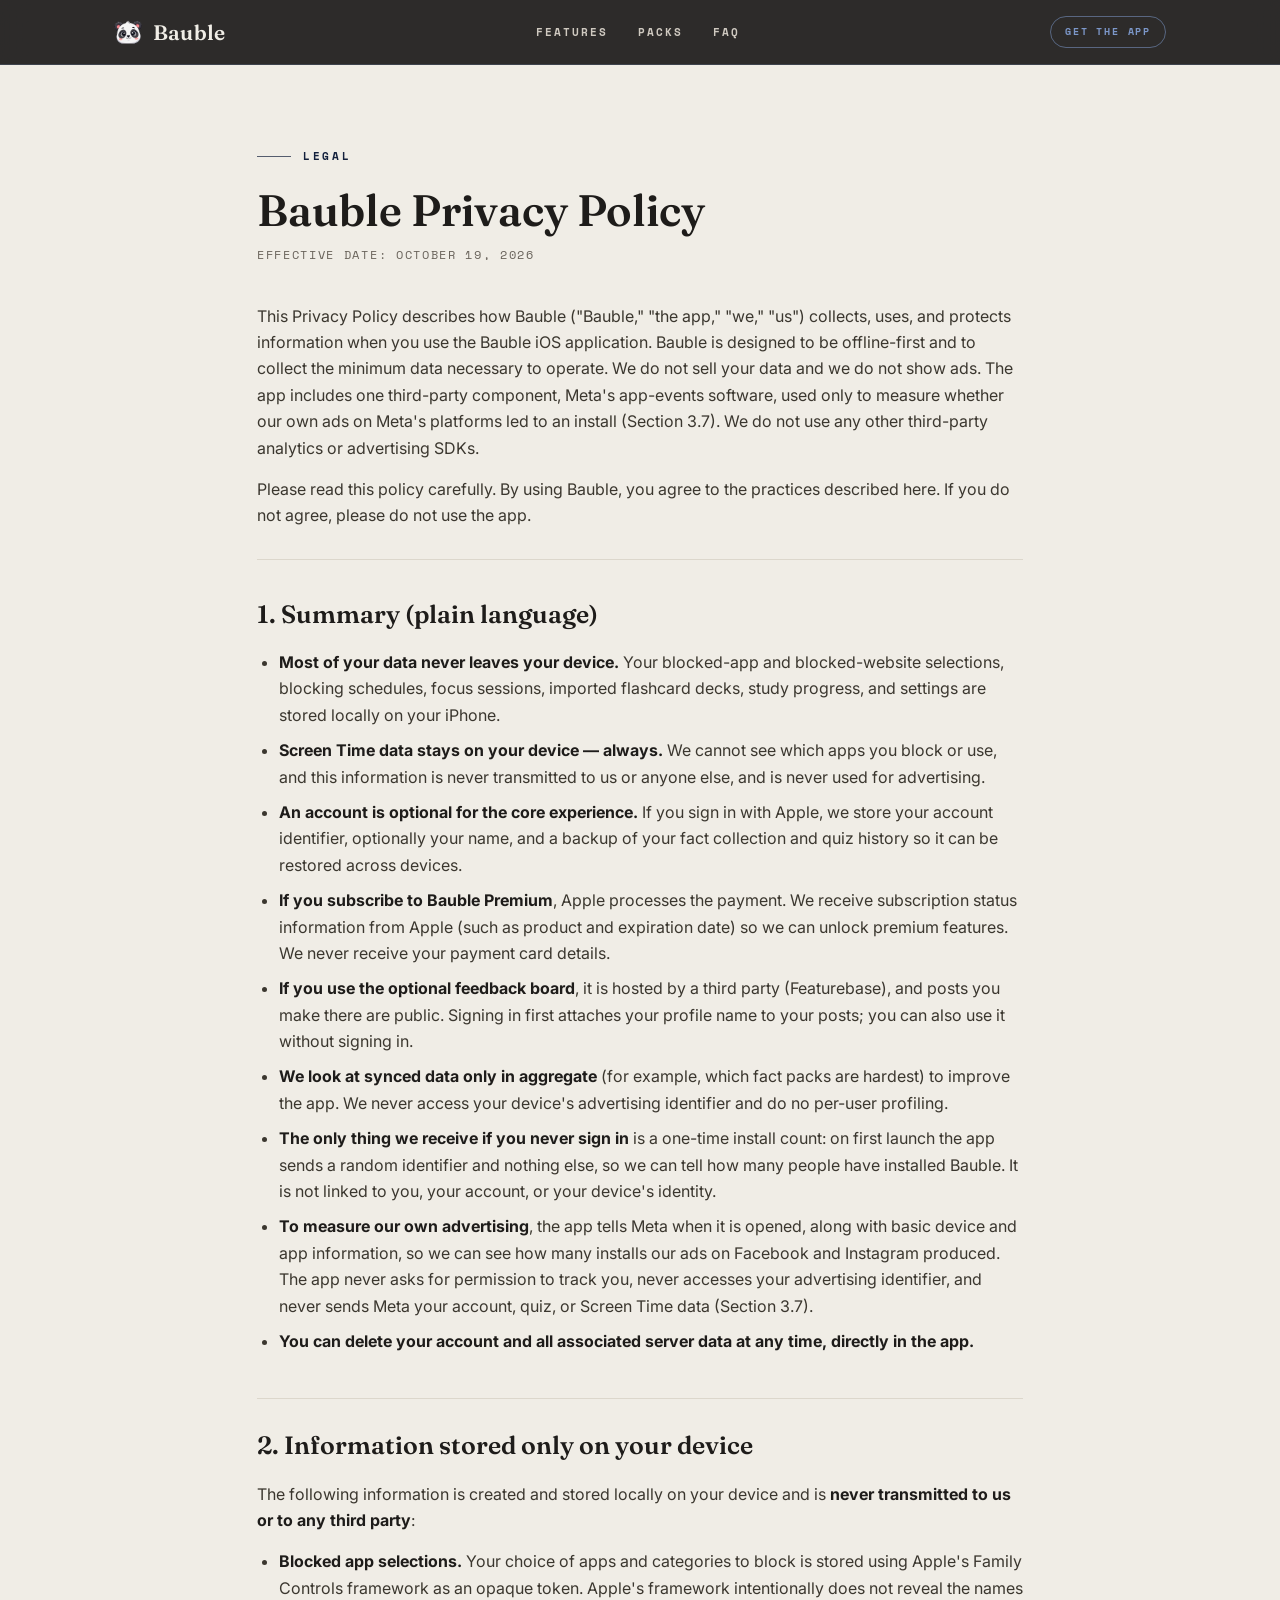
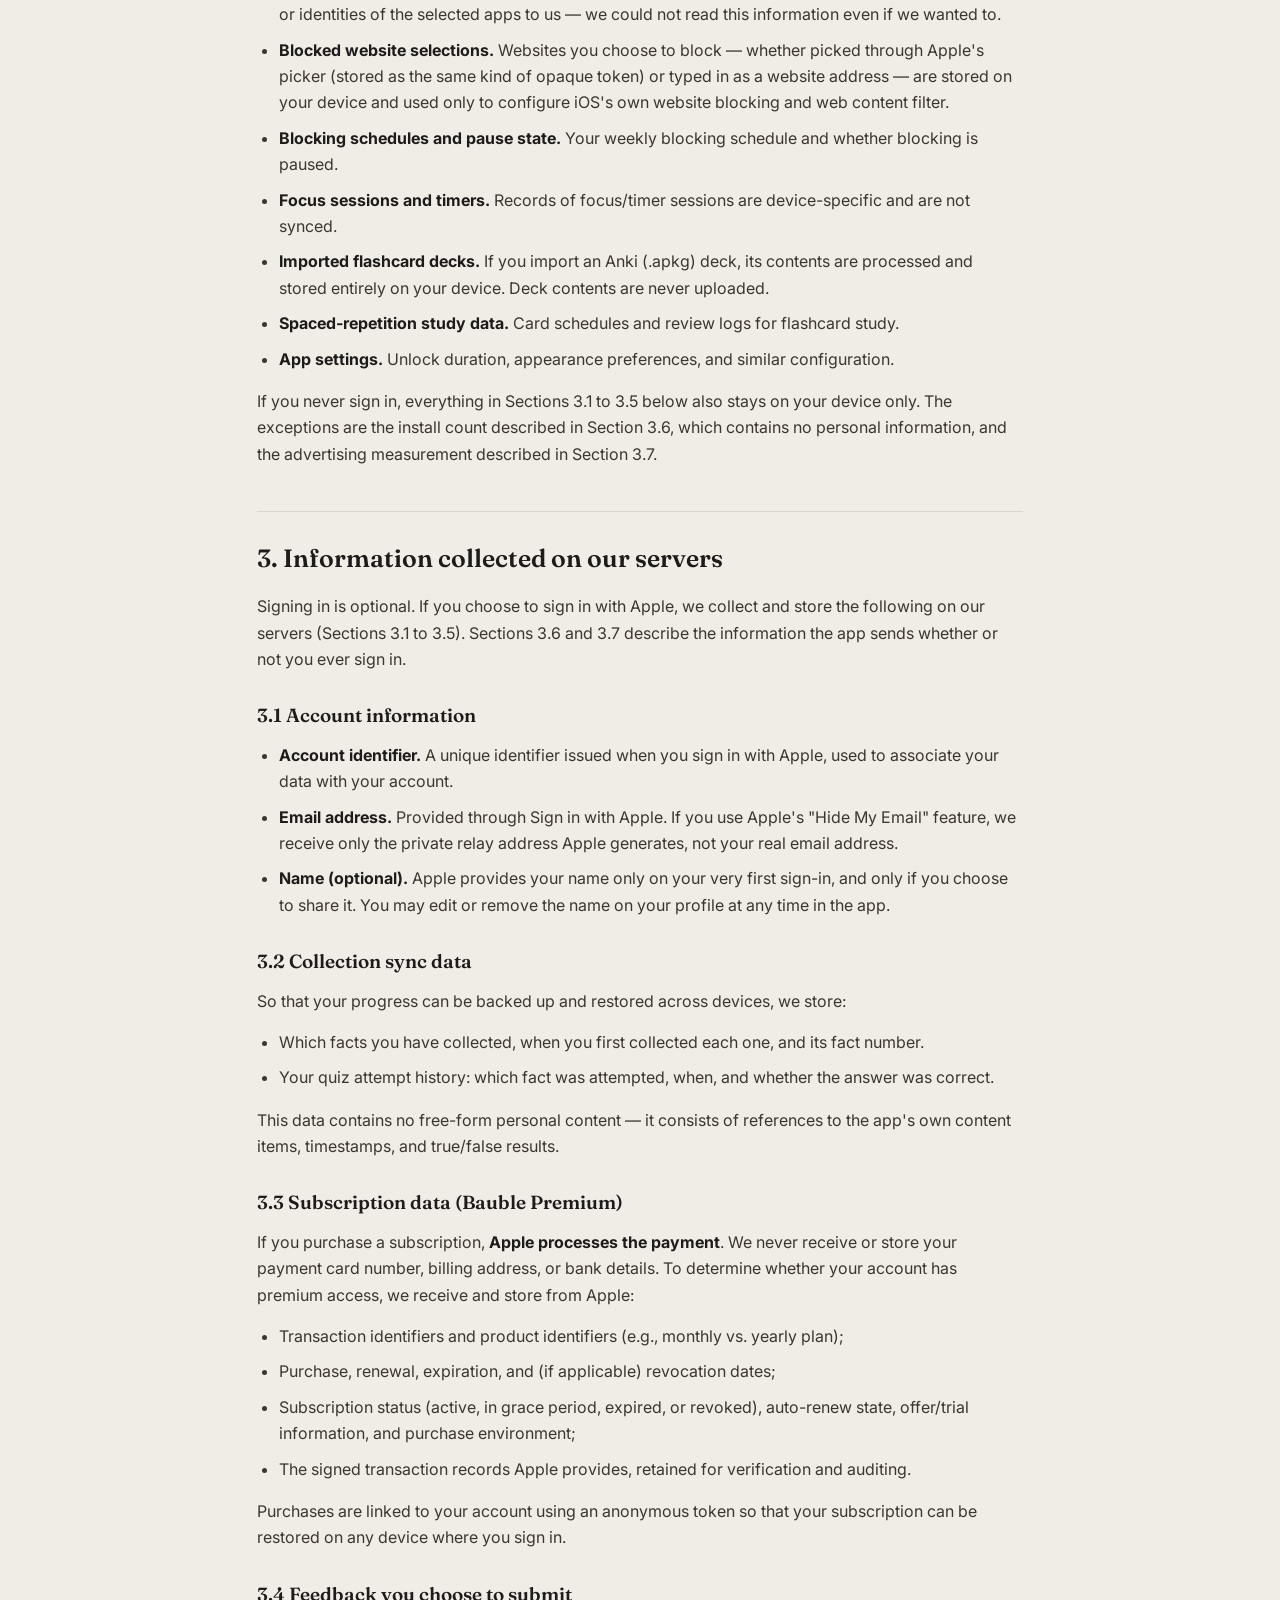
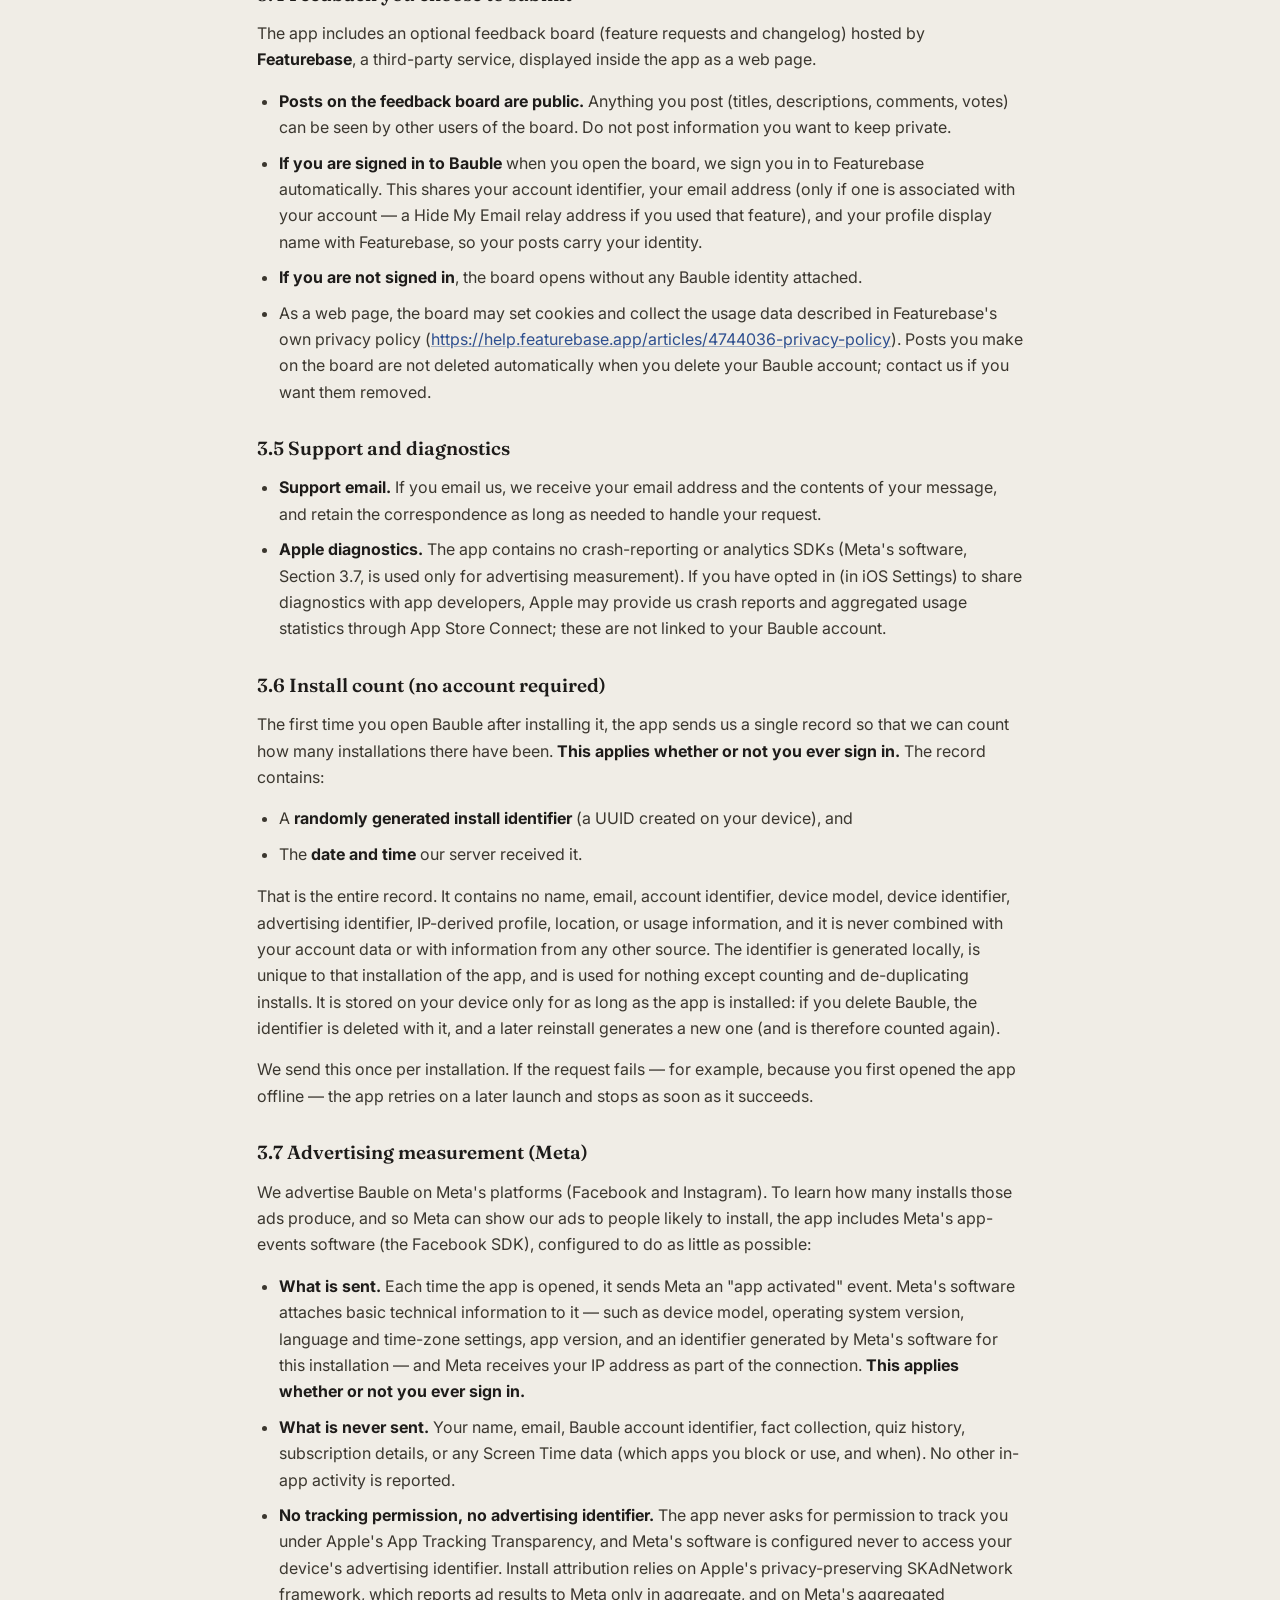
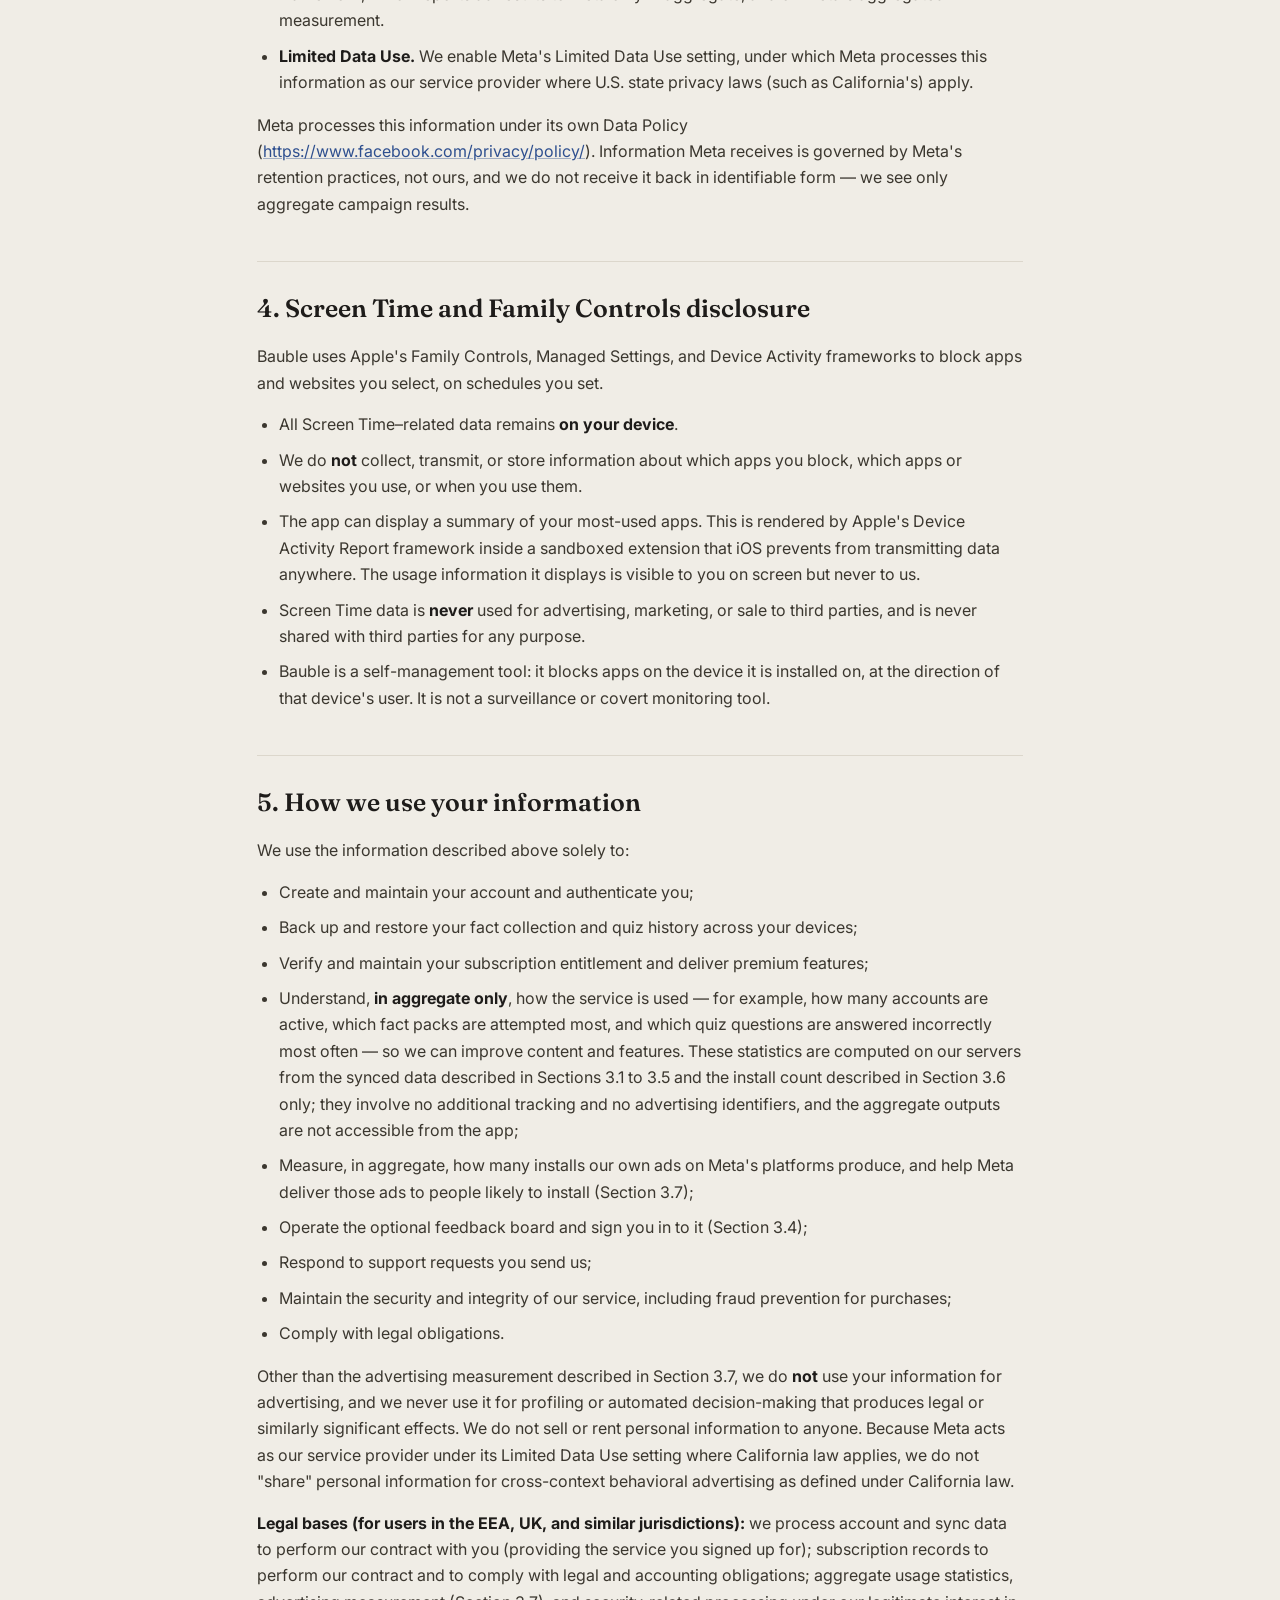
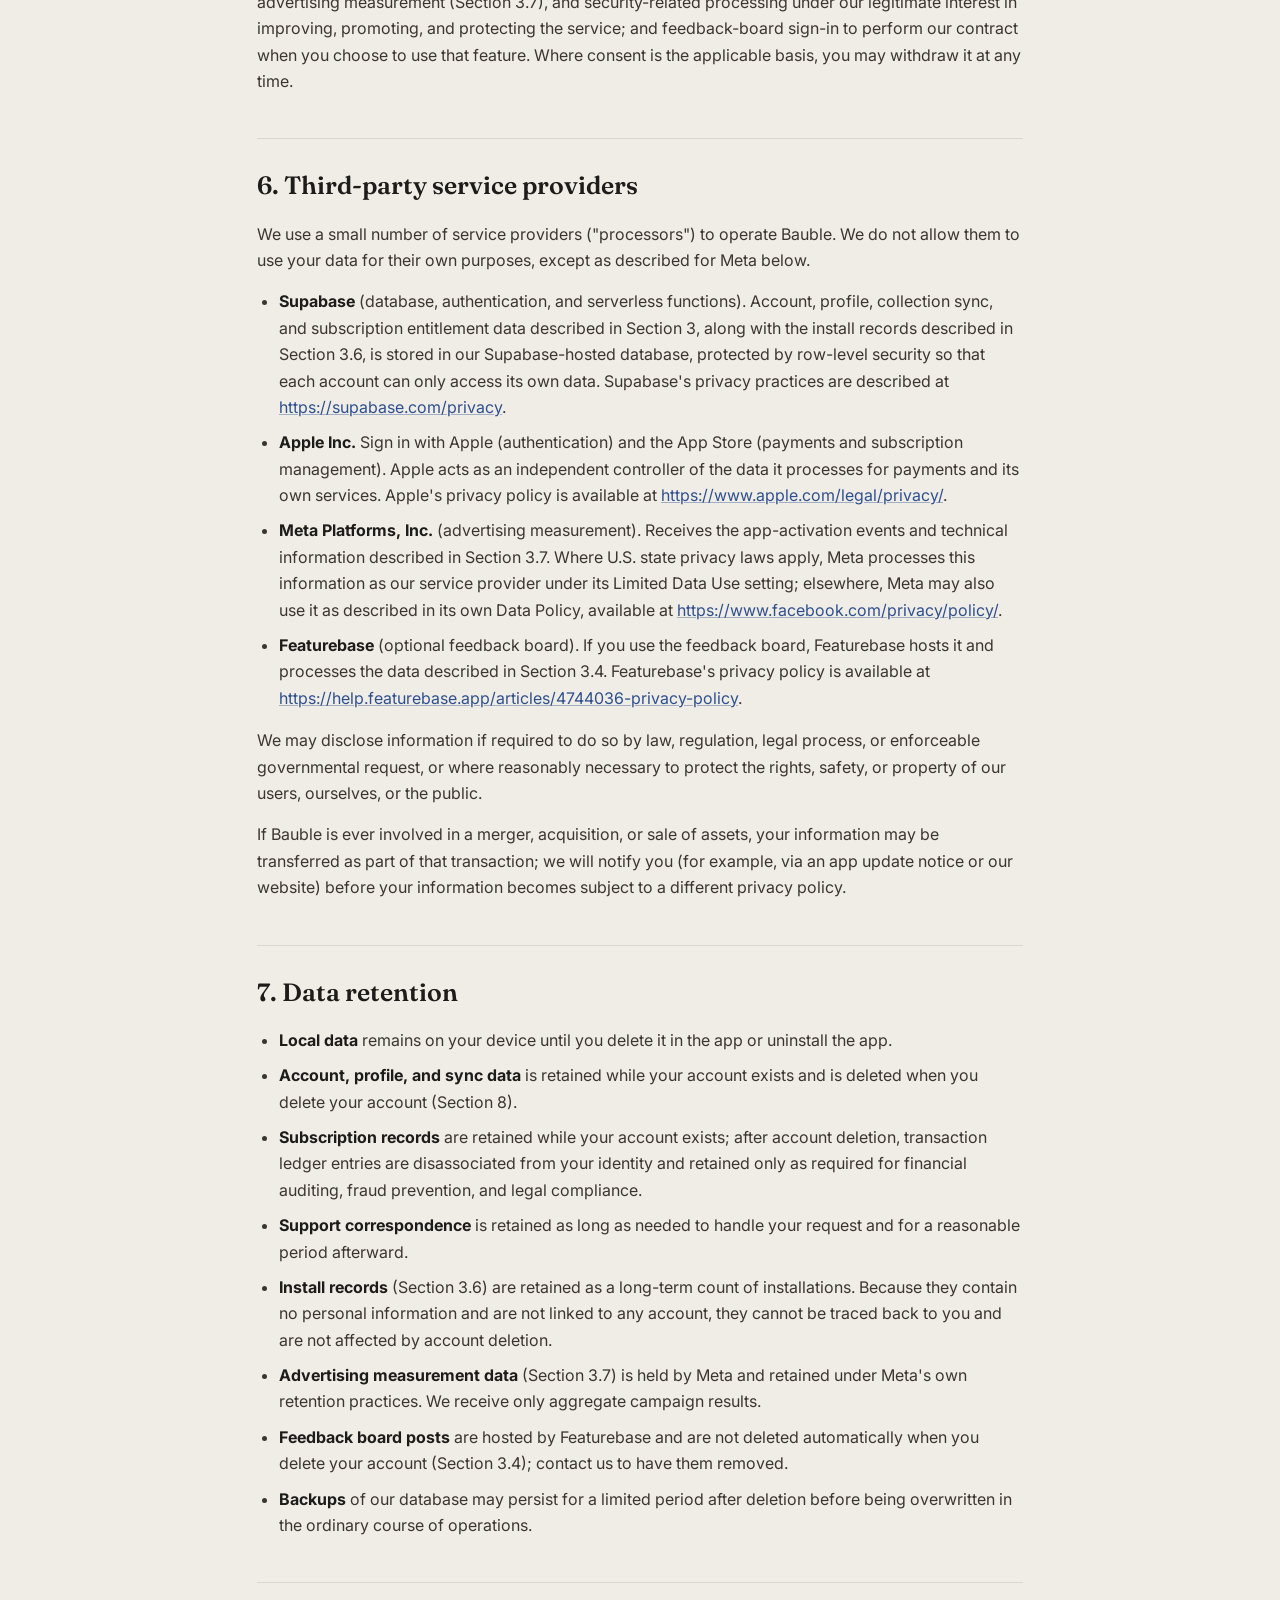
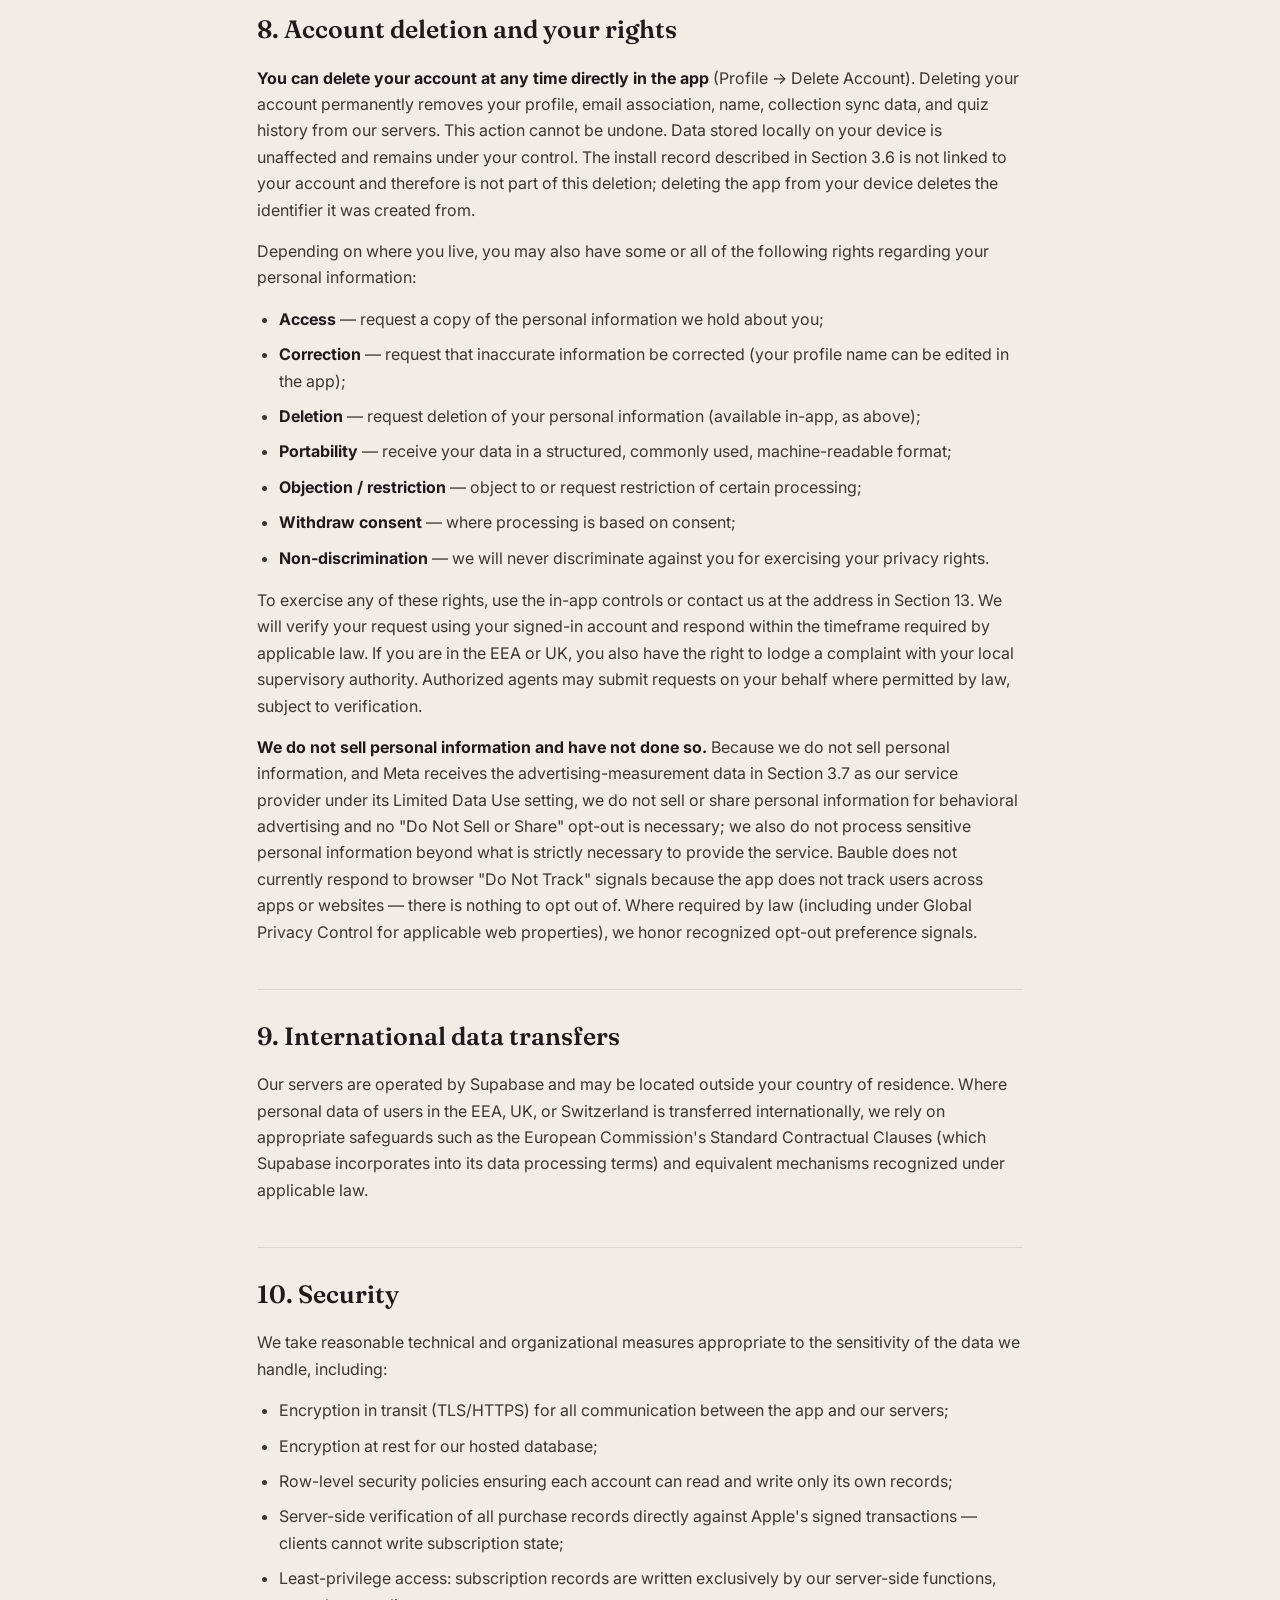
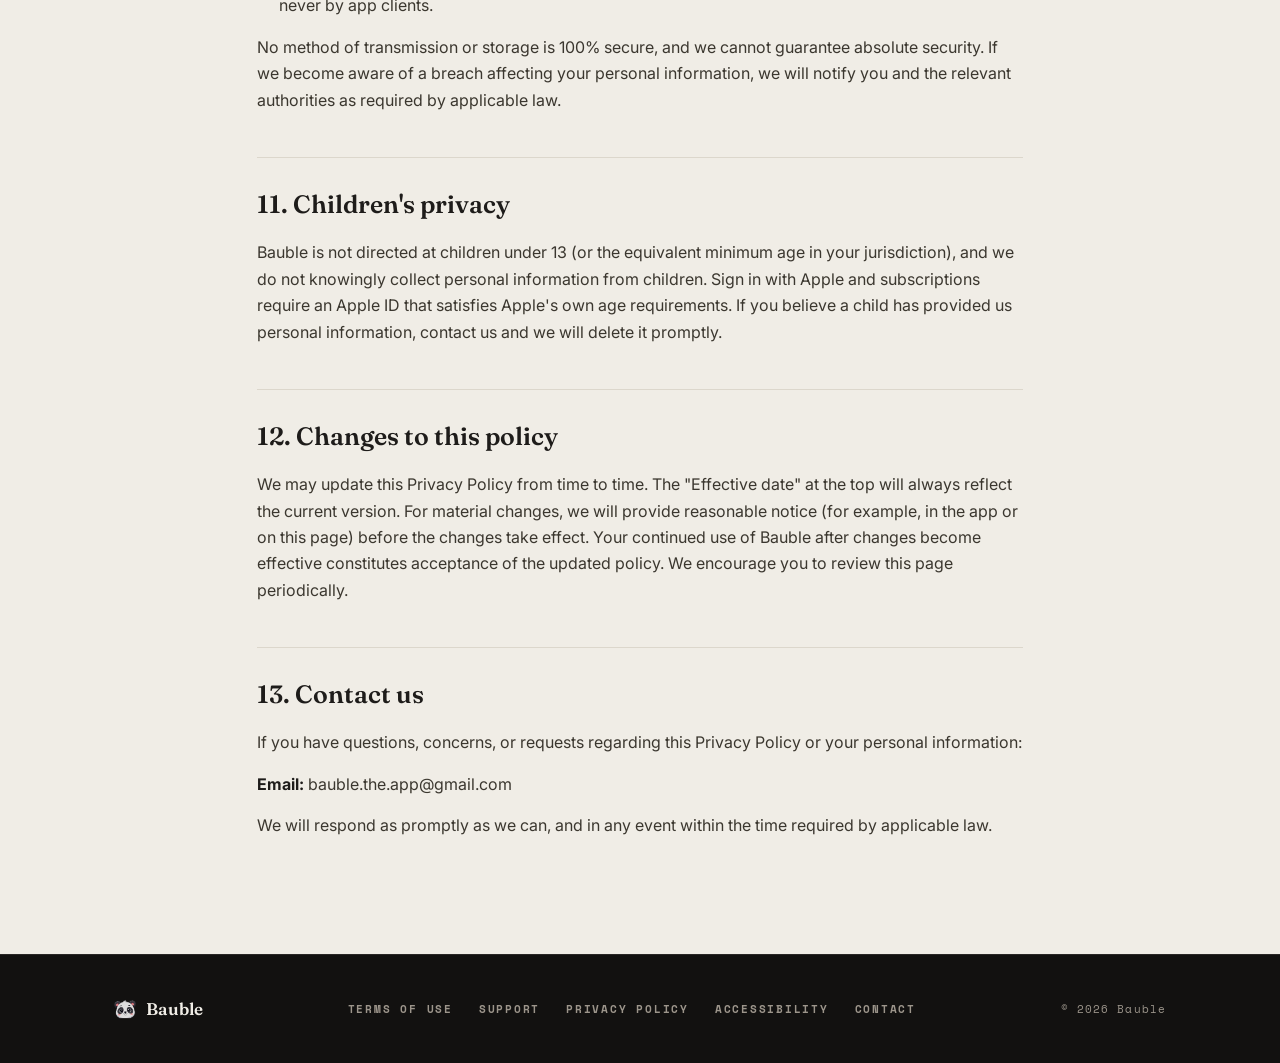
<file: privacy.html>
<!DOCTYPE html>
<html lang="en">
<head>
  <meta charset="UTF-8">
  <meta name="viewport" content="width=device-width, initial-scale=1.0">
  <title>Privacy Policy — Bauble</title>
  <meta name="description" content="Privacy Policy for the Bauble iOS app.">
  <meta name="theme-color" content="#1E1C1A">
  <link rel="icon" type="image/png" href="assets/app-icon.png">
  <link rel="apple-touch-icon" href="assets/apple-touch-icon.png">
  <link rel="preconnect" href="https://fonts.googleapis.com">
  <link rel="preconnect" href="https://fonts.gstatic.com" crossorigin>
  <link href="https://fonts.googleapis.com/css2?family=Fraunces:ital,opsz,wght@0,9..144,500;0,9..144,600;1,9..144,500&family=Inter:wght@400;500;600&family=Space+Mono:wght@400;700&display=swap" rel="stylesheet">
  <link rel="stylesheet" href="styles.css">
</head>
<body class="legal-page">

  <a class="skip-link" href="#main">Skip to content</a>

  <nav class="site-nav">
    <div class="container">
      <a class="brand" href="index.html">
        <img src="assets/panda-mark.png" alt="">
        <span>Bauble</span>
      </a>
      <div class="nav-links">
        <a href="index.html#features">Features</a>
        <a href="index.html#packs">Packs</a>
        <a href="index.html#faq">FAQ</a>
      </div>
      <a class="pill" href="https://apps.apple.com/us/app/bauble-screentime-flashcards/id6789819513">Get the app</a>
    </div>
  </nav>

  <main class="legal-doc" id="main" tabindex="-1">
    <span class="eyebrow">Legal</span>
    <h1>Bauble Privacy Policy</h1>
    <p class="effective">Effective date: October 19, 2026</p>
    <p>This Privacy Policy describes how Bauble ("Bauble," "the app," "we," "us") collects, uses, and protects information when you use the Bauble iOS application. Bauble is designed to be offline-first and to collect the minimum data necessary to operate. We do not sell your data and we do not show ads. The app includes one third-party component, Meta's app-events software, used only to measure whether our own ads on Meta's platforms led to an install (Section 3.7). We do not use any other third-party analytics or advertising SDKs.</p>
    <p>Please read this policy carefully. By using Bauble, you agree to the practices described here. If you do not agree, please do not use the app.</p>
    <hr>
    <h2>1. Summary (plain language)</h2>
    <ul>
      <li><strong>Most of your data never leaves your device.</strong> Your blocked-app and blocked-website selections, blocking schedules, focus sessions, imported flashcard decks, study progress, and settings are stored locally on your iPhone.</li>
      <li><strong>Screen Time data stays on your device — always.</strong> We cannot see which apps you block or use, and this information is never transmitted to us or anyone else, and is never used for advertising.</li>
      <li><strong>An account is optional for the core experience.</strong> If you sign in with Apple, we store your account identifier, optionally your name, and a backup of your fact collection and quiz history so it can be restored across devices.</li>
      <li><strong>If you subscribe to Bauble Premium</strong>, Apple processes the payment. We receive subscription status information from Apple (such as product and expiration date) so we can unlock premium features. We never receive your payment card details.</li>
      <li><strong>If you use the optional feedback board</strong>, it is hosted by a third party (Featurebase), and posts you make there are public. Signing in first attaches your profile name to your posts; you can also use it without signing in.</li>
      <li><strong>We look at synced data only in aggregate</strong> (for example, which fact packs are hardest) to improve the app. We never access your device's advertising identifier and do no per-user profiling.</li>
      <li><strong>The only thing we receive if you never sign in</strong> is a one-time install count: on first launch the app sends a random identifier and nothing else, so we can tell how many people have installed Bauble. It is not linked to you, your account, or your device's identity.</li>
      <li><strong>To measure our own advertising</strong>, the app tells Meta when it is opened, along with basic device and app information, so we can see how many installs our ads on Facebook and Instagram produced. The app never asks for permission to track you, never accesses your advertising identifier, and never sends Meta your account, quiz, or Screen Time data (Section 3.7).</li>
      <li><strong>You can delete your account and all associated server data at any time, directly in the app.</strong></li>
    </ul>
    <h2>2. Information stored only on your device</h2>
    <p>The following information is created and stored locally on your device and is <strong>never transmitted to us or to any third party</strong>:</p>
    <ul>
      <li><strong>Blocked app selections.</strong> Your choice of apps and categories to block is stored using Apple's Family Controls framework as an opaque token. Apple's framework intentionally does not reveal the names or identities of the selected apps to us — we could not read this information even if we wanted to.</li>
      <li><strong>Blocked website selections.</strong> Websites you choose to block — whether picked through Apple's picker (stored as the same kind of opaque token) or typed in as a website address — are stored on your device and used only to configure iOS's own website blocking and web content filter.</li>
      <li><strong>Blocking schedules and pause state.</strong> Your weekly blocking schedule and whether blocking is paused.</li>
      <li><strong>Focus sessions and timers.</strong> Records of focus/timer sessions are device-specific and are not synced.</li>
      <li><strong>Imported flashcard decks.</strong> If you import an Anki (.apkg) deck, its contents are processed and stored entirely on your device. Deck contents are never uploaded.</li>
      <li><strong>Spaced-repetition study data.</strong> Card schedules and review logs for flashcard study.</li>
      <li><strong>App settings.</strong> Unlock duration, appearance preferences, and similar configuration.</li>
    </ul>
    <p>If you never sign in, everything in Sections 3.1 to 3.5 below also stays on your device only. The exceptions are the install count described in Section 3.6, which contains no personal information, and the advertising measurement described in Section 3.7.</p>
    <h2>3. Information collected on our servers</h2>
    <p>Signing in is optional. If you choose to sign in with Apple, we collect and store the following on our servers (Sections 3.1 to 3.5). Sections 3.6 and 3.7 describe the information the app sends whether or not you ever sign in.</p>
    <h3>3.1 Account information</h3>
    <ul>
      <li><strong>Account identifier.</strong> A unique identifier issued when you sign in with Apple, used to associate your data with your account.</li>
      <li><strong>Email address.</strong> Provided through Sign in with Apple. If you use Apple's "Hide My Email" feature, we receive only the private relay address Apple generates, not your real email address.</li>
      <li><strong>Name (optional).</strong> Apple provides your name only on your very first sign-in, and only if you choose to share it. You may edit or remove the name on your profile at any time in the app.</li>
    </ul>
    <h3>3.2 Collection sync data</h3>
    <p>So that your progress can be backed up and restored across devices, we store:</p>
    <ul>
      <li>Which facts you have collected, when you first collected each one, and its fact number.</li>
      <li>Your quiz attempt history: which fact was attempted, when, and whether the answer was correct.</li>
    </ul>
    <p>This data contains no free-form personal content — it consists of references to the app's own content items, timestamps, and true/false results.</p>
    <h3>3.3 Subscription data (Bauble Premium)</h3>
    <p>If you purchase a subscription, <strong>Apple processes the payment</strong>. We never receive or store your payment card number, billing address, or bank details. To determine whether your account has premium access, we receive and store from Apple:</p>
    <ul>
      <li>Transaction identifiers and product identifiers (e.g., monthly vs. yearly plan);</li>
      <li>Purchase, renewal, expiration, and (if applicable) revocation dates;</li>
      <li>Subscription status (active, in grace period, expired, or revoked), auto-renew state, offer/trial information, and purchase environment;</li>
      <li>The signed transaction records Apple provides, retained for verification and auditing.</li>
    </ul>
    <p>Purchases are linked to your account using an anonymous token so that your subscription can be restored on any device where you sign in.</p>
    <h3>3.4 Feedback you choose to submit</h3>
    <p>The app includes an optional feedback board (feature requests and changelog) hosted by <strong>Featurebase</strong>, a third-party service, displayed inside the app as a web page.</p>
    <ul>
      <li><strong>Posts on the feedback board are public.</strong> Anything you post (titles, descriptions, comments, votes) can be seen by other users of the board. Do not post information you want to keep private.</li>
      <li><strong>If you are signed in to Bauble</strong> when you open the board, we sign you in to Featurebase automatically. This shares your account identifier, your email address (only if one is associated with your account — a Hide My Email relay address if you used that feature), and your profile display name with Featurebase, so your posts carry your identity.</li>
      <li><strong>If you are not signed in</strong>, the board opens without any Bauble identity attached.</li>
      <li>As a web page, the board may set cookies and collect the usage data described in Featurebase's own privacy policy (<a href="https://help.featurebase.app/articles/4744036-privacy-policy">https://help.featurebase.app/articles/4744036-privacy-policy</a>). Posts you make on the board are not deleted automatically when you delete your Bauble account; contact us if you want them removed.</li>
    </ul>
    <h3>3.5 Support and diagnostics</h3>
    <ul>
      <li><strong>Support email.</strong> If you email us, we receive your email address and the contents of your message, and retain the correspondence as long as needed to handle your request.</li>
      <li><strong>Apple diagnostics.</strong> The app contains no crash-reporting or analytics SDKs (Meta's software, Section 3.7, is used only for advertising measurement). If you have opted in (in iOS Settings) to share diagnostics with app developers, Apple may provide us crash reports and aggregated usage statistics through App Store Connect; these are not linked to your Bauble account.</li>
    </ul>
    <h3>3.6 Install count (no account required)</h3>
    <p>The first time you open Bauble after installing it, the app sends us a single record so that we can count how many installations there have been. <strong>This applies whether or not you ever sign in.</strong> The record contains:</p>
    <ul>
      <li>A <strong>randomly generated install identifier</strong> (a UUID created on your device), and</li>
      <li>The <strong>date and time</strong> our server received it.</li>
    </ul>
    <p>That is the entire record. It contains no name, email, account identifier, device model, device identifier, advertising identifier, IP-derived profile, location, or usage information, and it is never combined with your account data or with information from any other source. The identifier is generated locally, is unique to that installation of the app, and is used for nothing except counting and de-duplicating installs. It is stored on your device only for as long as the app is installed: if you delete Bauble, the identifier is deleted with it, and a later reinstall generates a new one (and is therefore counted again).</p>
    <p>We send this once per installation. If the request fails — for example, because you first opened the app offline — the app retries on a later launch and stops as soon as it succeeds.</p>
    <h3>3.7 Advertising measurement (Meta)</h3>
    <p>We advertise Bauble on Meta's platforms (Facebook and Instagram). To learn how many installs those ads produce, and so Meta can show our ads to people likely to install, the app includes Meta's app-events software (the Facebook SDK), configured to do as little as possible:</p>
    <ul>
      <li><strong>What is sent.</strong> Each time the app is opened, it sends Meta an "app activated" event. Meta's software attaches basic technical information to it — such as device model, operating system version, language and time-zone settings, app version, and an identifier generated by Meta's software for this installation — and Meta receives your IP address as part of the connection. <strong>This applies whether or not you ever sign in.</strong></li>
      <li><strong>What is never sent.</strong> Your name, email, Bauble account identifier, fact collection, quiz history, subscription details, or any Screen Time data (which apps you block or use, and when). No other in-app activity is reported.</li>
      <li><strong>No tracking permission, no advertising identifier.</strong> The app never asks for permission to track you under Apple's App Tracking Transparency, and Meta's software is configured never to access your device's advertising identifier. Install attribution relies on Apple's privacy-preserving SKAdNetwork framework, which reports ad results to Meta only in aggregate, and on Meta's aggregated measurement.</li>
      <li><strong>Limited Data Use.</strong> We enable Meta's Limited Data Use setting, under which Meta processes this information as our service provider where U.S. state privacy laws (such as California's) apply.</li>
    </ul>
    <p>Meta processes this information under its own Data Policy (<a href="https://www.facebook.com/privacy/policy/">https://www.facebook.com/privacy/policy/</a>). Information Meta receives is governed by Meta's retention practices, not ours, and we do not receive it back in identifiable form — we see only aggregate campaign results.</p>
    <h2>4. Screen Time and Family Controls disclosure</h2>
    <p>Bauble uses Apple's Family Controls, Managed Settings, and Device Activity frameworks to block apps and websites you select, on schedules you set.</p>
    <ul>
      <li>All Screen Time–related data remains <strong>on your device</strong>.</li>
      <li>We do <strong>not</strong> collect, transmit, or store information about which apps you block, which apps or websites you use, or when you use them.</li>
      <li>The app can display a summary of your most-used apps. This is rendered by Apple's Device Activity Report framework inside a sandboxed extension that iOS prevents from transmitting data anywhere. The usage information it displays is visible to you on screen but never to us.</li>
      <li>Screen Time data is <strong>never</strong> used for advertising, marketing, or sale to third parties, and is never shared with third parties for any purpose.</li>
      <li>Bauble is a self-management tool: it blocks apps on the device it is installed on, at the direction of that device's user. It is not a surveillance or covert monitoring tool.</li>
    </ul>
    <h2>5. How we use your information</h2>
    <p>We use the information described above solely to:</p>
    <ul>
      <li>Create and maintain your account and authenticate you;</li>
      <li>Back up and restore your fact collection and quiz history across your devices;</li>
      <li>Verify and maintain your subscription entitlement and deliver premium features;</li>
      <li>Understand, <strong>in aggregate only</strong>, how the service is used — for example, how many accounts are active, which fact packs are attempted most, and which quiz questions are answered incorrectly most often — so we can improve content and features. These statistics are computed on our servers from the synced data described in Sections 3.1 to 3.5 and the install count described in Section 3.6 only; they involve no additional tracking and no advertising identifiers, and the aggregate outputs are not accessible from the app;</li>
      <li>Measure, in aggregate, how many installs our own ads on Meta's platforms produce, and help Meta deliver those ads to people likely to install (Section 3.7);</li>
      <li>Operate the optional feedback board and sign you in to it (Section 3.4);</li>
      <li>Respond to support requests you send us;</li>
      <li>Maintain the security and integrity of our service, including fraud prevention for purchases;</li>
      <li>Comply with legal obligations.</li>
    </ul>
    <p>Other than the advertising measurement described in Section 3.7, we do <strong>not</strong> use your information for advertising, and we never use it for profiling or automated decision-making that produces legal or similarly significant effects. We do not sell or rent personal information to anyone. Because Meta acts as our service provider under its Limited Data Use setting where California law applies, we do not "share" personal information for cross-context behavioral advertising as defined under California law.</p>
    <p><strong>Legal bases (for users in the EEA, UK, and similar jurisdictions):</strong> we process account and sync data to perform our contract with you (providing the service you signed up for); subscription records to perform our contract and to comply with legal and accounting obligations; aggregate usage statistics, advertising measurement (Section 3.7), and security-related processing under our legitimate interest in improving, promoting, and protecting the service; and feedback-board sign-in to perform our contract when you choose to use that feature. Where consent is the applicable basis, you may withdraw it at any time.</p>
    <h2>6. Third-party service providers</h2>
    <p>We use a small number of service providers ("processors") to operate Bauble. We do not allow them to use your data for their own purposes, except as described for Meta below.</p>
    <ul>
      <li><strong>Supabase</strong> (database, authentication, and serverless functions). Account, profile, collection sync, and subscription entitlement data described in Section 3, along with the install records described in Section 3.6, is stored in our Supabase-hosted database, protected by row-level security so that each account can only access its own data. Supabase's privacy practices are described at <a href="https://supabase.com/privacy">https://supabase.com/privacy</a>.</li>
      <li><strong>Apple Inc.</strong> Sign in with Apple (authentication) and the App Store (payments and subscription management). Apple acts as an independent controller of the data it processes for payments and its own services. Apple's privacy policy is available at <a href="https://www.apple.com/legal/privacy/">https://www.apple.com/legal/privacy/</a>.</li>
      <li><strong>Meta Platforms, Inc.</strong> (advertising measurement). Receives the app-activation events and technical information described in Section 3.7. Where U.S. state privacy laws apply, Meta processes this information as our service provider under its Limited Data Use setting; elsewhere, Meta may also use it as described in its own Data Policy, available at <a href="https://www.facebook.com/privacy/policy/">https://www.facebook.com/privacy/policy/</a>.</li>
      <li><strong>Featurebase</strong> (optional feedback board). If you use the feedback board, Featurebase hosts it and processes the data described in Section 3.4. Featurebase's privacy policy is available at <a href="https://help.featurebase.app/articles/4744036-privacy-policy">https://help.featurebase.app/articles/4744036-privacy-policy</a>.</li>
    </ul>
    <p>We may disclose information if required to do so by law, regulation, legal process, or enforceable governmental request, or where reasonably necessary to protect the rights, safety, or property of our users, ourselves, or the public.</p>
    <p>If Bauble is ever involved in a merger, acquisition, or sale of assets, your information may be transferred as part of that transaction; we will notify you (for example, via an app update notice or our website) before your information becomes subject to a different privacy policy.</p>
    <h2>7. Data retention</h2>
    <ul>
      <li><strong>Local data</strong> remains on your device until you delete it in the app or uninstall the app.</li>
      <li><strong>Account, profile, and sync data</strong> is retained while your account exists and is deleted when you delete your account (Section 8).</li>
      <li><strong>Subscription records</strong> are retained while your account exists; after account deletion, transaction ledger entries are disassociated from your identity and retained only as required for financial auditing, fraud prevention, and legal compliance.</li>
      <li><strong>Support correspondence</strong> is retained as long as needed to handle your request and for a reasonable period afterward.</li>
      <li><strong>Install records</strong> (Section 3.6) are retained as a long-term count of installations. Because they contain no personal information and are not linked to any account, they cannot be traced back to you and are not affected by account deletion.</li>
      <li><strong>Advertising measurement data</strong> (Section 3.7) is held by Meta and retained under Meta's own retention practices. We receive only aggregate campaign results.</li>
      <li><strong>Feedback board posts</strong> are hosted by Featurebase and are not deleted automatically when you delete your account (Section 3.4); contact us to have them removed.</li>
      <li><strong>Backups</strong> of our database may persist for a limited period after deletion before being overwritten in the ordinary course of operations.</li>
    </ul>
    <h2>8. Account deletion and your rights</h2>
    <p><strong>You can delete your account at any time directly in the app</strong> (Profile → Delete Account). Deleting your account permanently removes your profile, email association, name, collection sync data, and quiz history from our servers. This action cannot be undone. Data stored locally on your device is unaffected and remains under your control. The install record described in Section 3.6 is not linked to your account and therefore is not part of this deletion; deleting the app from your device deletes the identifier it was created from.</p>
    <p>Depending on where you live, you may also have some or all of the following rights regarding your personal information:</p>
    <ul>
      <li><strong>Access</strong> — request a copy of the personal information we hold about you;</li>
      <li><strong>Correction</strong> — request that inaccurate information be corrected (your profile name can be edited in the app);</li>
      <li><strong>Deletion</strong> — request deletion of your personal information (available in-app, as above);</li>
      <li><strong>Portability</strong> — receive your data in a structured, commonly used, machine-readable format;</li>
      <li><strong>Objection / restriction</strong> — object to or request restriction of certain processing;</li>
      <li><strong>Withdraw consent</strong> — where processing is based on consent;</li>
      <li><strong>Non-discrimination</strong> — we will never discriminate against you for exercising your privacy rights.</li>
    </ul>
    <p>To exercise any of these rights, use the in-app controls or contact us at the address in Section 13. We will verify your request using your signed-in account and respond within the timeframe required by applicable law. If you are in the EEA or UK, you also have the right to lodge a complaint with your local supervisory authority. Authorized agents may submit requests on your behalf where permitted by law, subject to verification.</p>
    <p><strong>We do not sell personal information and have not done so.</strong> Because we do not sell personal information, and Meta receives the advertising-measurement data in Section 3.7 as our service provider under its Limited Data Use setting, we do not sell or share personal information for behavioral advertising and no "Do Not Sell or Share" opt-out is necessary; we also do not process sensitive personal information beyond what is strictly necessary to provide the service. Bauble does not currently respond to browser "Do Not Track" signals because the app does not track users across apps or websites — there is nothing to opt out of. Where required by law (including under Global Privacy Control for applicable web properties), we honor recognized opt-out preference signals.</p>
    <h2>9. International data transfers</h2>
    <p>Our servers are operated by Supabase and may be located outside your country of residence. Where personal data of users in the EEA, UK, or Switzerland is transferred internationally, we rely on appropriate safeguards such as the European Commission's Standard Contractual Clauses (which Supabase incorporates into its data processing terms) and equivalent mechanisms recognized under applicable law.</p>
    <h2>10. Security</h2>
    <p>We take reasonable technical and organizational measures appropriate to the sensitivity of the data we handle, including:</p>
    <ul>
      <li>Encryption in transit (TLS/HTTPS) for all communication between the app and our servers;</li>
      <li>Encryption at rest for our hosted database;</li>
      <li>Row-level security policies ensuring each account can read and write only its own records;</li>
      <li>Server-side verification of all purchase records directly against Apple's signed transactions — clients cannot write subscription state;</li>
      <li>Least-privilege access: subscription records are written exclusively by our server-side functions, never by app clients.</li>
    </ul>
    <p>No method of transmission or storage is 100% secure, and we cannot guarantee absolute security. If we become aware of a breach affecting your personal information, we will notify you and the relevant authorities as required by applicable law.</p>
    <h2>11. Children's privacy</h2>
    <p>Bauble is not directed at children under 13 (or the equivalent minimum age in your jurisdiction), and we do not knowingly collect personal information from children. Sign in with Apple and subscriptions require an Apple ID that satisfies Apple's own age requirements. If you believe a child has provided us personal information, contact us and we will delete it promptly.</p>
    <h2>12. Changes to this policy</h2>
    <p>We may update this Privacy Policy from time to time. The "Effective date" at the top will always reflect the current version. For material changes, we will provide reasonable notice (for example, in the app or on this page) before the changes take effect. Your continued use of Bauble after changes become effective constitutes acceptance of the updated policy. We encourage you to review this page periodically.</p>
    <h2>13. Contact us</h2>
    <p>If you have questions, concerns, or requests regarding this Privacy Policy or your personal information:</p>
    <p><strong>Email:</strong> bauble.the.app@gmail.com</p>
    <p>We will respond as promptly as we can, and in any event within the time required by applicable law.</p>
  </main>

  <footer class="site-footer">
    <div class="container">
      <div class="footer-brand">
        <img src="assets/panda-mark.png" alt="">
        <span>Bauble</span>
      </div>
      <div class="footer-links">
        <a href="terms.html">Terms of Use</a>
        <a href="support.html">Support</a>
        <a href="privacy.html">Privacy Policy</a>
        <a href="accessibility.html">Accessibility</a>
        <a href="mailto:bauble.the.app@gmail.com">Contact</a>
      </div>
      <span class="footer-copy">&copy; 2026 Bauble</span>
    </div>
  </footer>

  <script src="in-app-browser.js" defer></script>
</body>
</html>
</file>
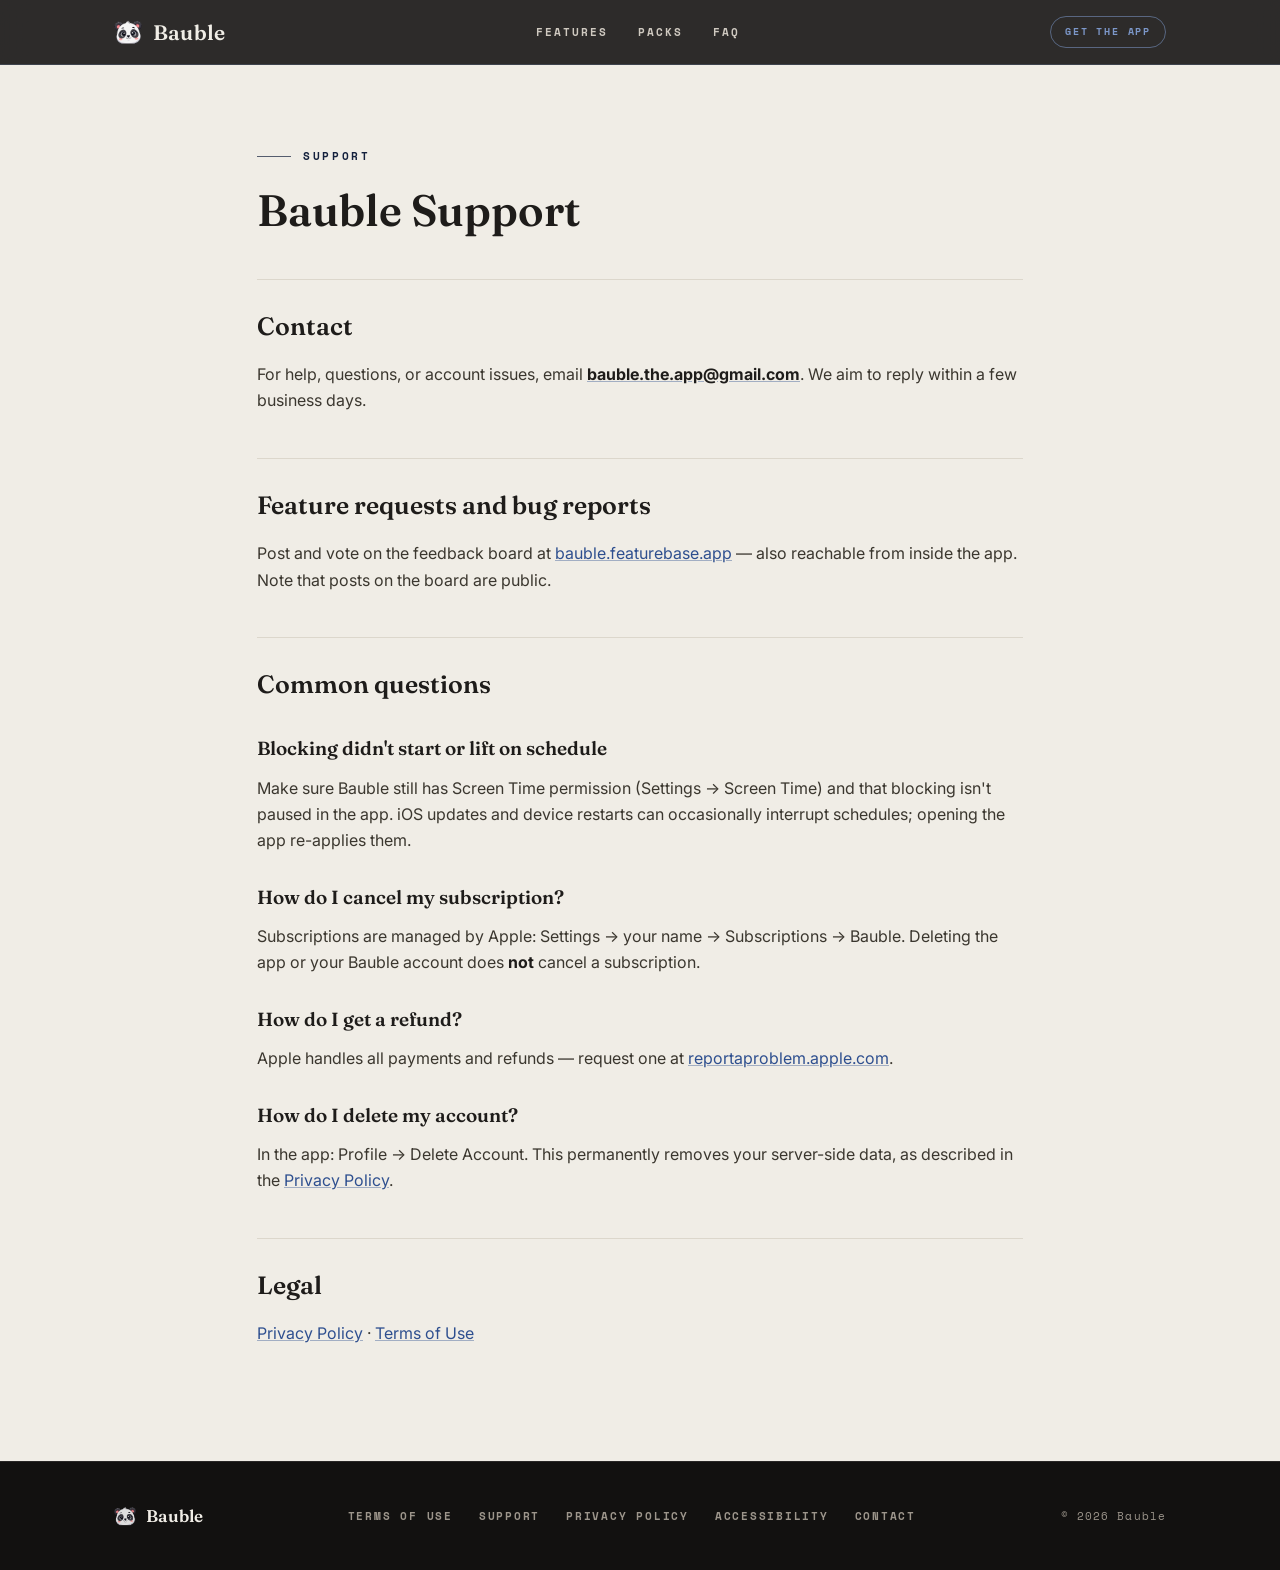
<file: support.html>
<!DOCTYPE html>
<html lang="en">
<head>
  <meta charset="UTF-8">
  <meta name="viewport" content="width=device-width, initial-scale=1.0">
  <title>Support — Bauble</title>
  <meta name="description" content="Support, help, and contact information for the Bauble iOS app.">
  <meta name="theme-color" content="#1E1C1A">
  <link rel="icon" type="image/png" href="assets/app-icon.png">
  <link rel="apple-touch-icon" href="assets/apple-touch-icon.png">
  <link rel="preconnect" href="https://fonts.googleapis.com">
  <link rel="preconnect" href="https://fonts.gstatic.com" crossorigin>
  <link href="https://fonts.googleapis.com/css2?family=Fraunces:ital,opsz,wght@0,9..144,500;0,9..144,600;1,9..144,500&family=Inter:wght@400;500;600&family=Space+Mono:wght@400;700&display=swap" rel="stylesheet">
  <link rel="stylesheet" href="styles.css">
</head>
<body class="legal-page">

  <a class="skip-link" href="#main">Skip to content</a>

  <nav class="site-nav">
    <div class="container">
      <a class="brand" href="index.html">
        <img src="assets/panda-mark.png" alt="">
        <span>Bauble</span>
      </a>
      <div class="nav-links">
        <a href="index.html#features">Features</a>
        <a href="index.html#packs">Packs</a>
        <a href="index.html#faq">FAQ</a>
      </div>
      <a class="pill" href="https://apps.apple.com/us/app/bauble-screentime-flashcards/id6789819513">Get the app</a>
    </div>
  </nav>

  <main class="legal-doc" id="main" tabindex="-1">
    <span class="eyebrow">Support</span>
    <h1>Bauble Support</h1>
    <h2>Contact</h2>
    <p>For help, questions, or account issues, email <a href="mailto:bauble.the.app@gmail.com"><strong>bauble.the.app@gmail.com</strong></a>. We aim to reply within a few business days.</p>
    <h2>Feature requests and bug reports</h2>
    <p>Post and vote on the feedback board at <a href="https://bauble.featurebase.app">bauble.featurebase.app</a> — also reachable from inside the app. Note that posts on the board are public.</p>
    <h2>Common questions</h2>
    <h3>Blocking didn't start or lift on schedule</h3>
    <p>Make sure Bauble still has Screen Time permission (Settings → Screen Time) and that blocking isn't paused in the app. iOS updates and device restarts can occasionally interrupt schedules; opening the app re-applies them.</p>
    <h3>How do I cancel my subscription?</h3>
    <p>Subscriptions are managed by Apple: Settings → your name → Subscriptions → Bauble. Deleting the app or your Bauble account does <strong>not</strong> cancel a subscription.</p>
    <h3>How do I get a refund?</h3>
    <p>Apple handles all payments and refunds — request one at <a href="https://reportaproblem.apple.com">reportaproblem.apple.com</a>.</p>
    <h3>How do I delete my account?</h3>
    <p>In the app: Profile → Delete Account. This permanently removes your server-side data, as described in the <a href="privacy.html">Privacy Policy</a>.</p>
    <h2>Legal</h2>
    <p><a href="privacy.html">Privacy Policy</a> · <a href="terms.html">Terms of Use</a></p>
  </main>

  <footer class="site-footer">
    <div class="container">
      <div class="footer-brand">
        <img src="assets/panda-mark.png" alt="">
        <span>Bauble</span>
      </div>
      <div class="footer-links">
        <a href="terms.html">Terms of Use</a>
        <a href="support.html">Support</a>
        <a href="privacy.html">Privacy Policy</a>
        <a href="accessibility.html">Accessibility</a>
        <a href="mailto:bauble.the.app@gmail.com">Contact</a>
      </div>
      <span class="footer-copy">&copy; 2026 Bauble</span>
    </div>
  </footer>

  <script src="in-app-browser.js" defer></script>
</body>
</html>
</file>
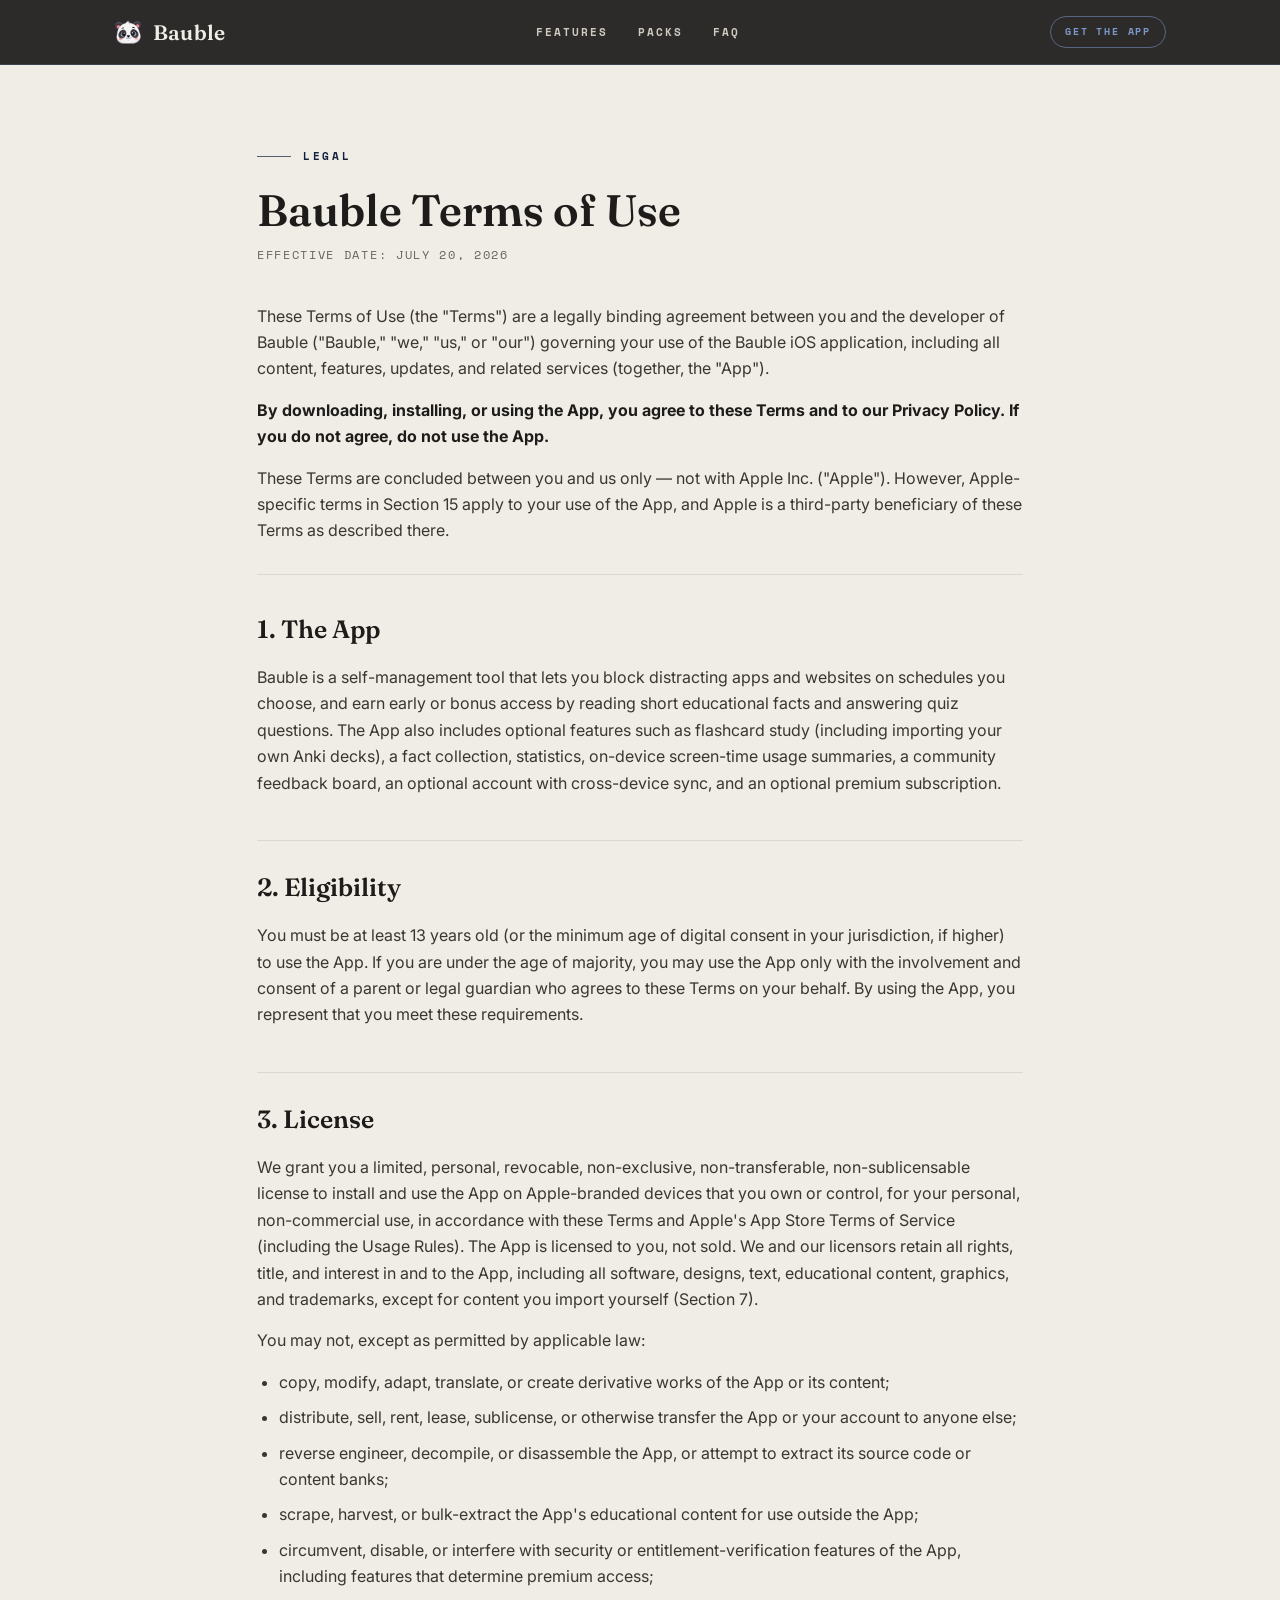
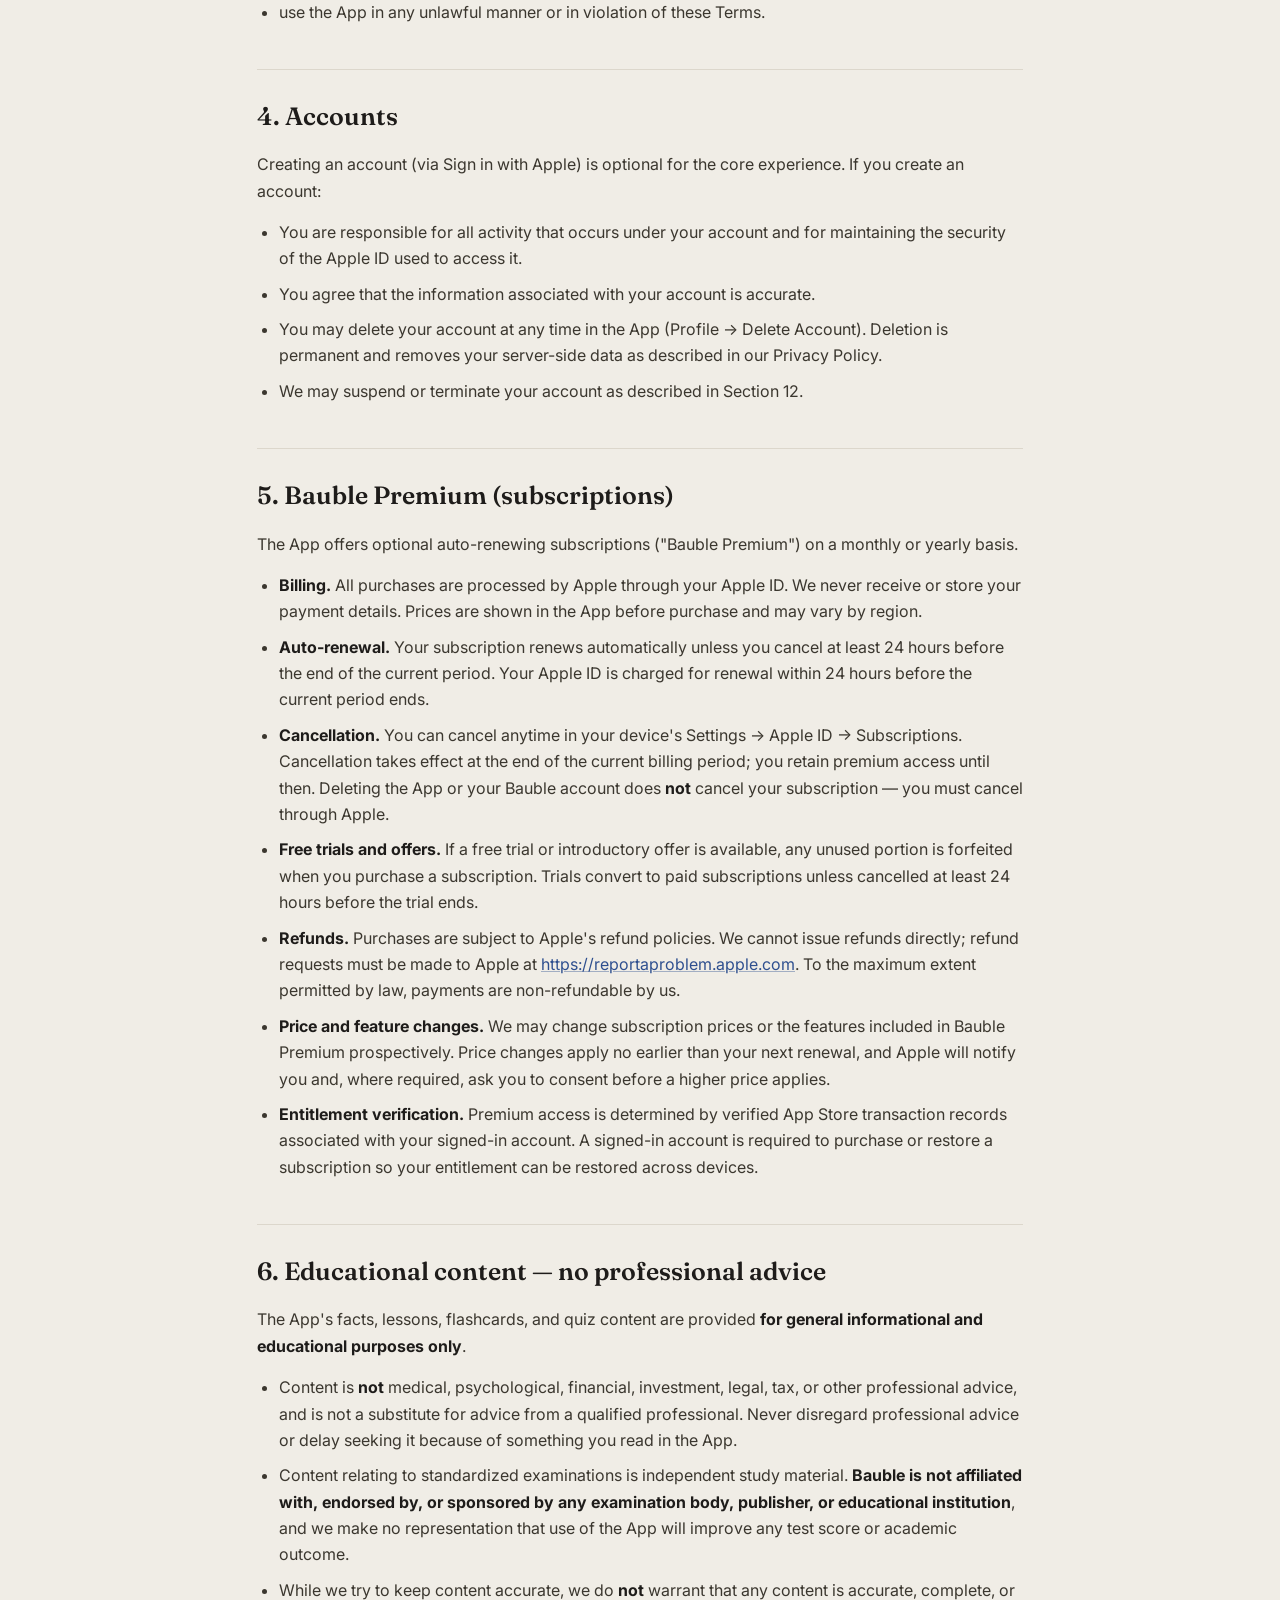
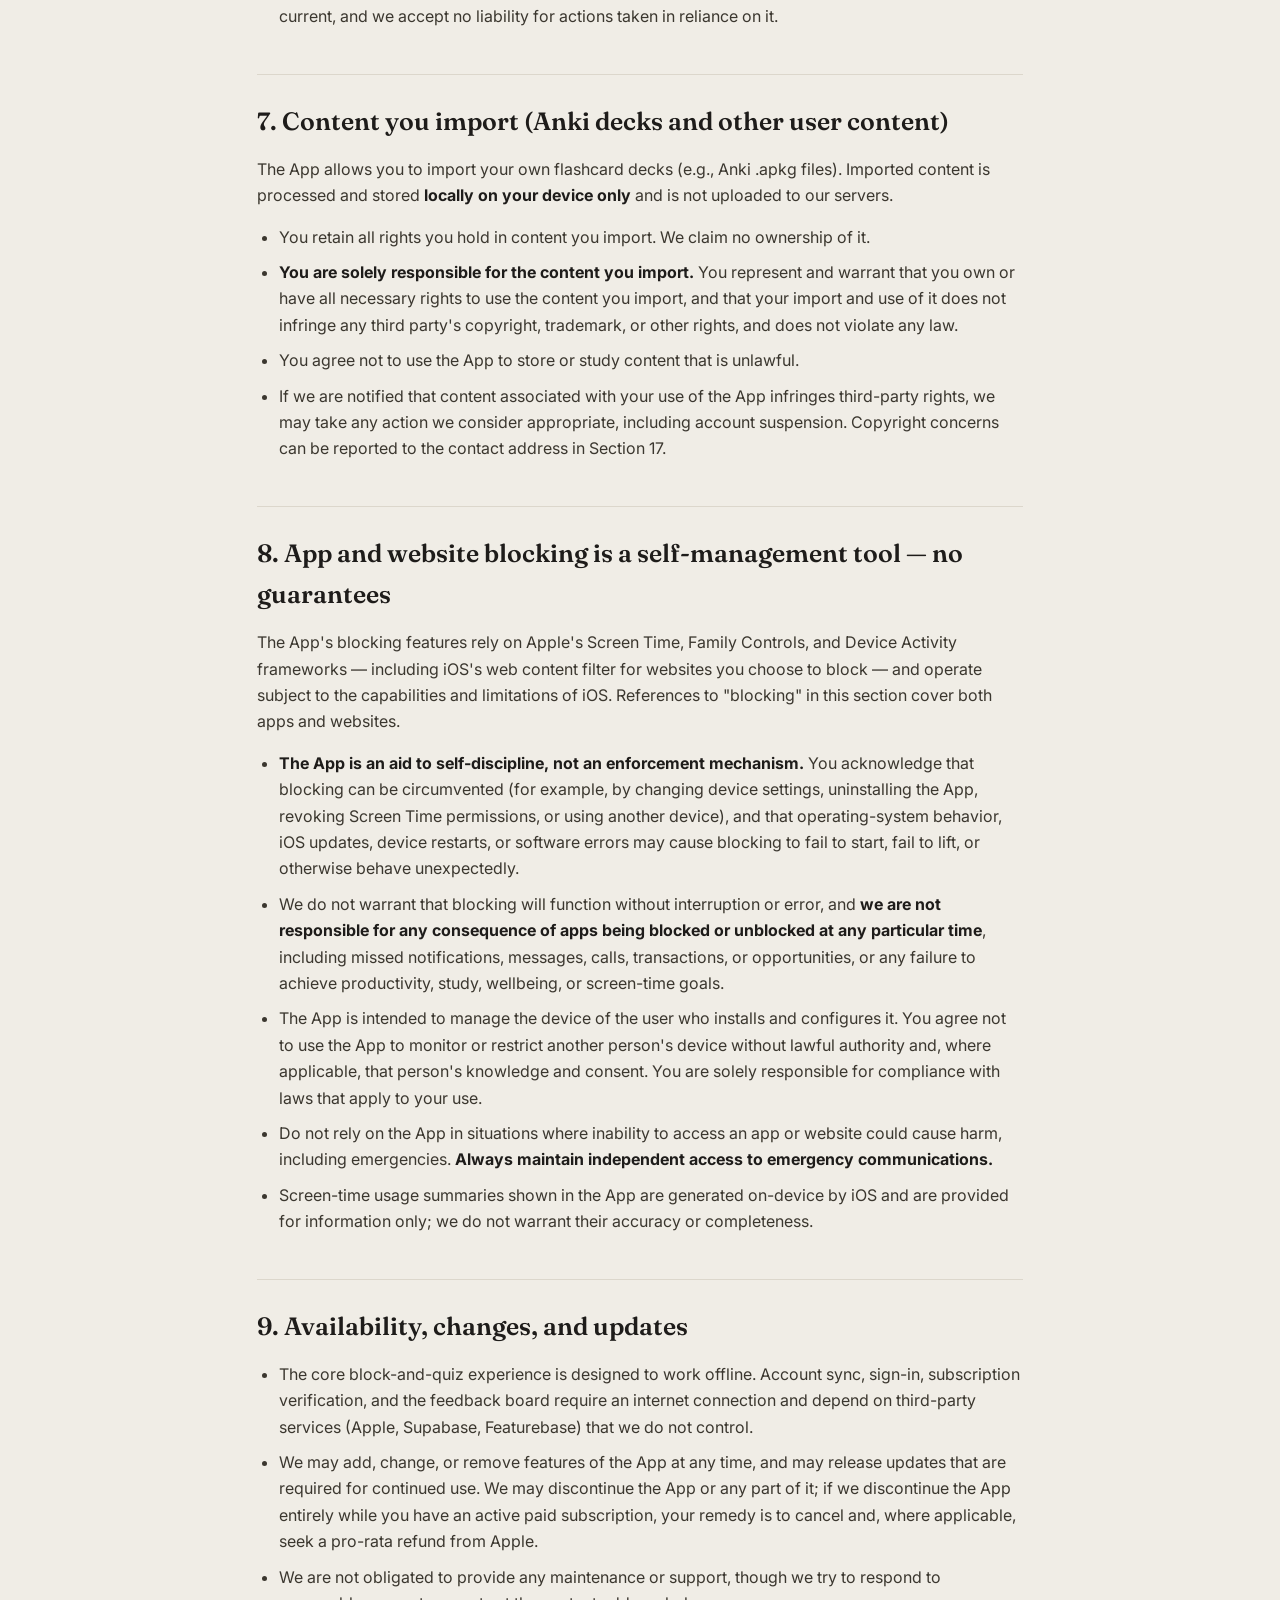
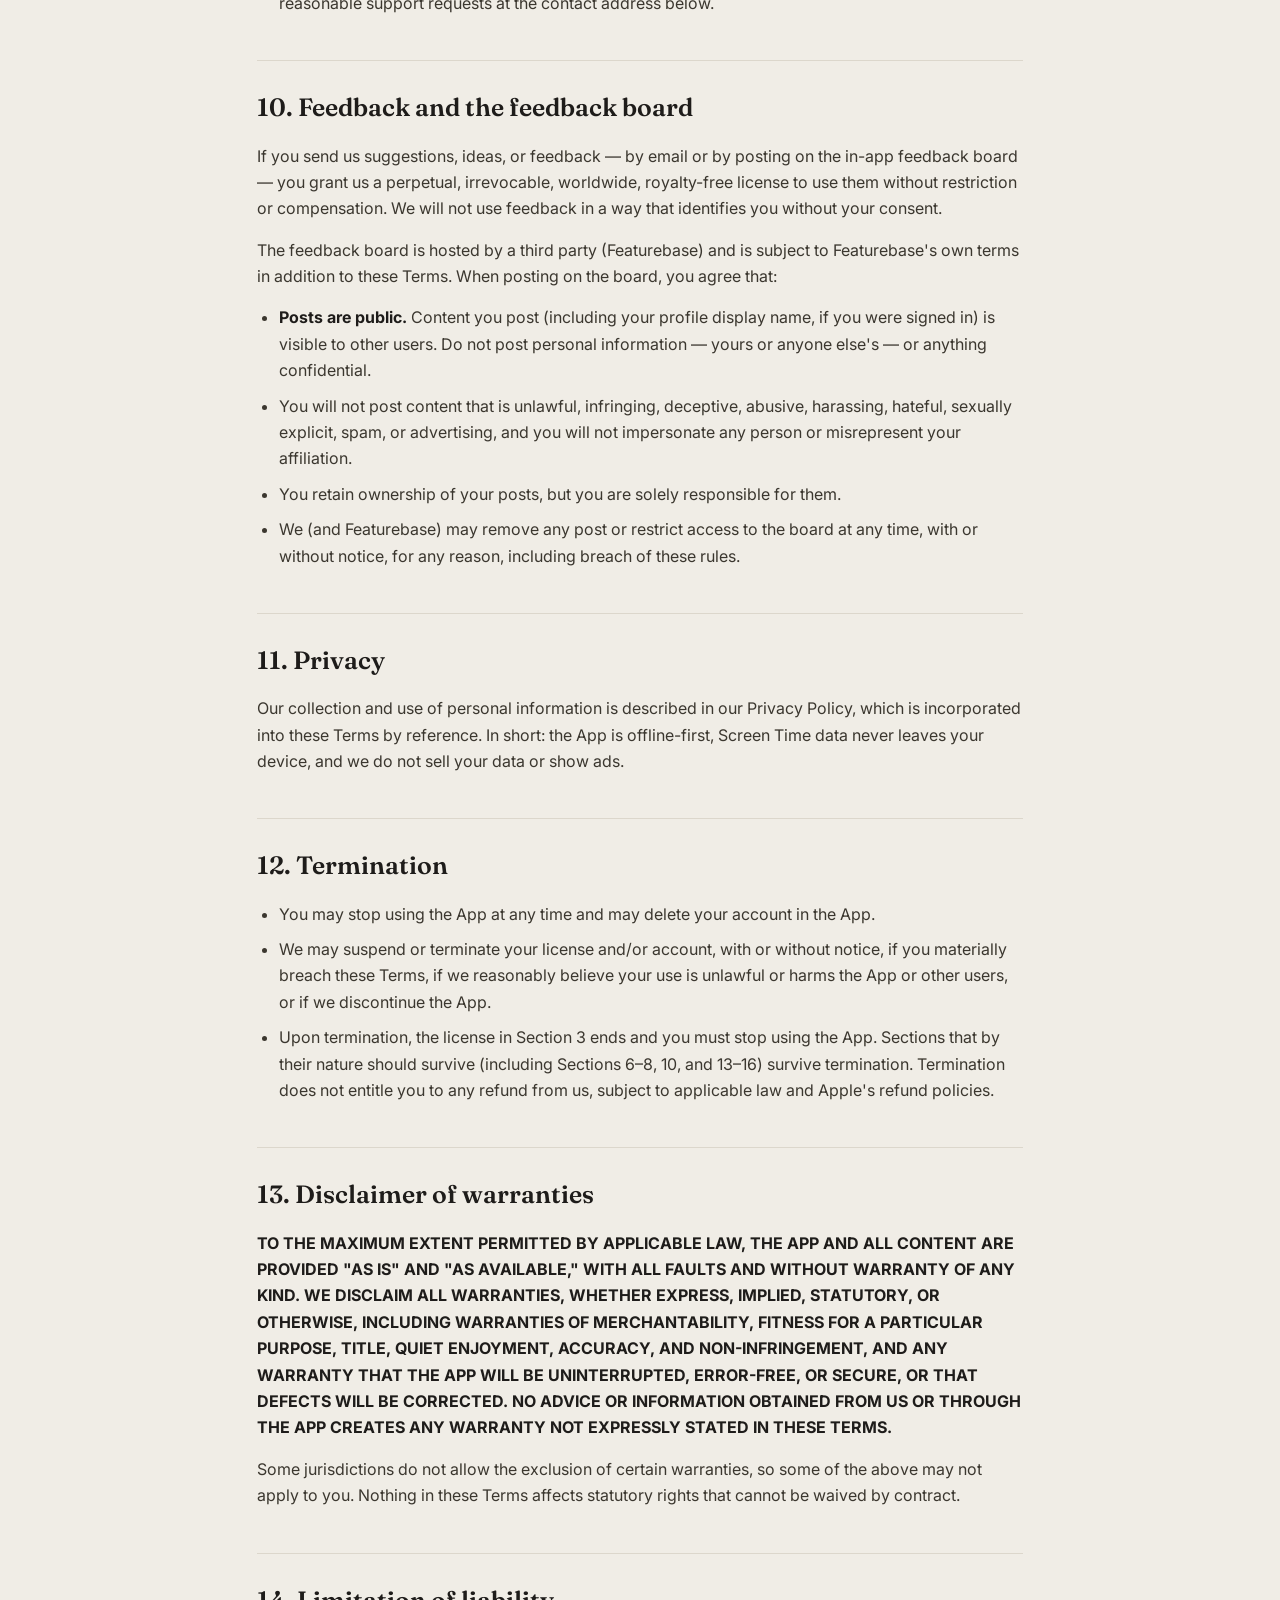
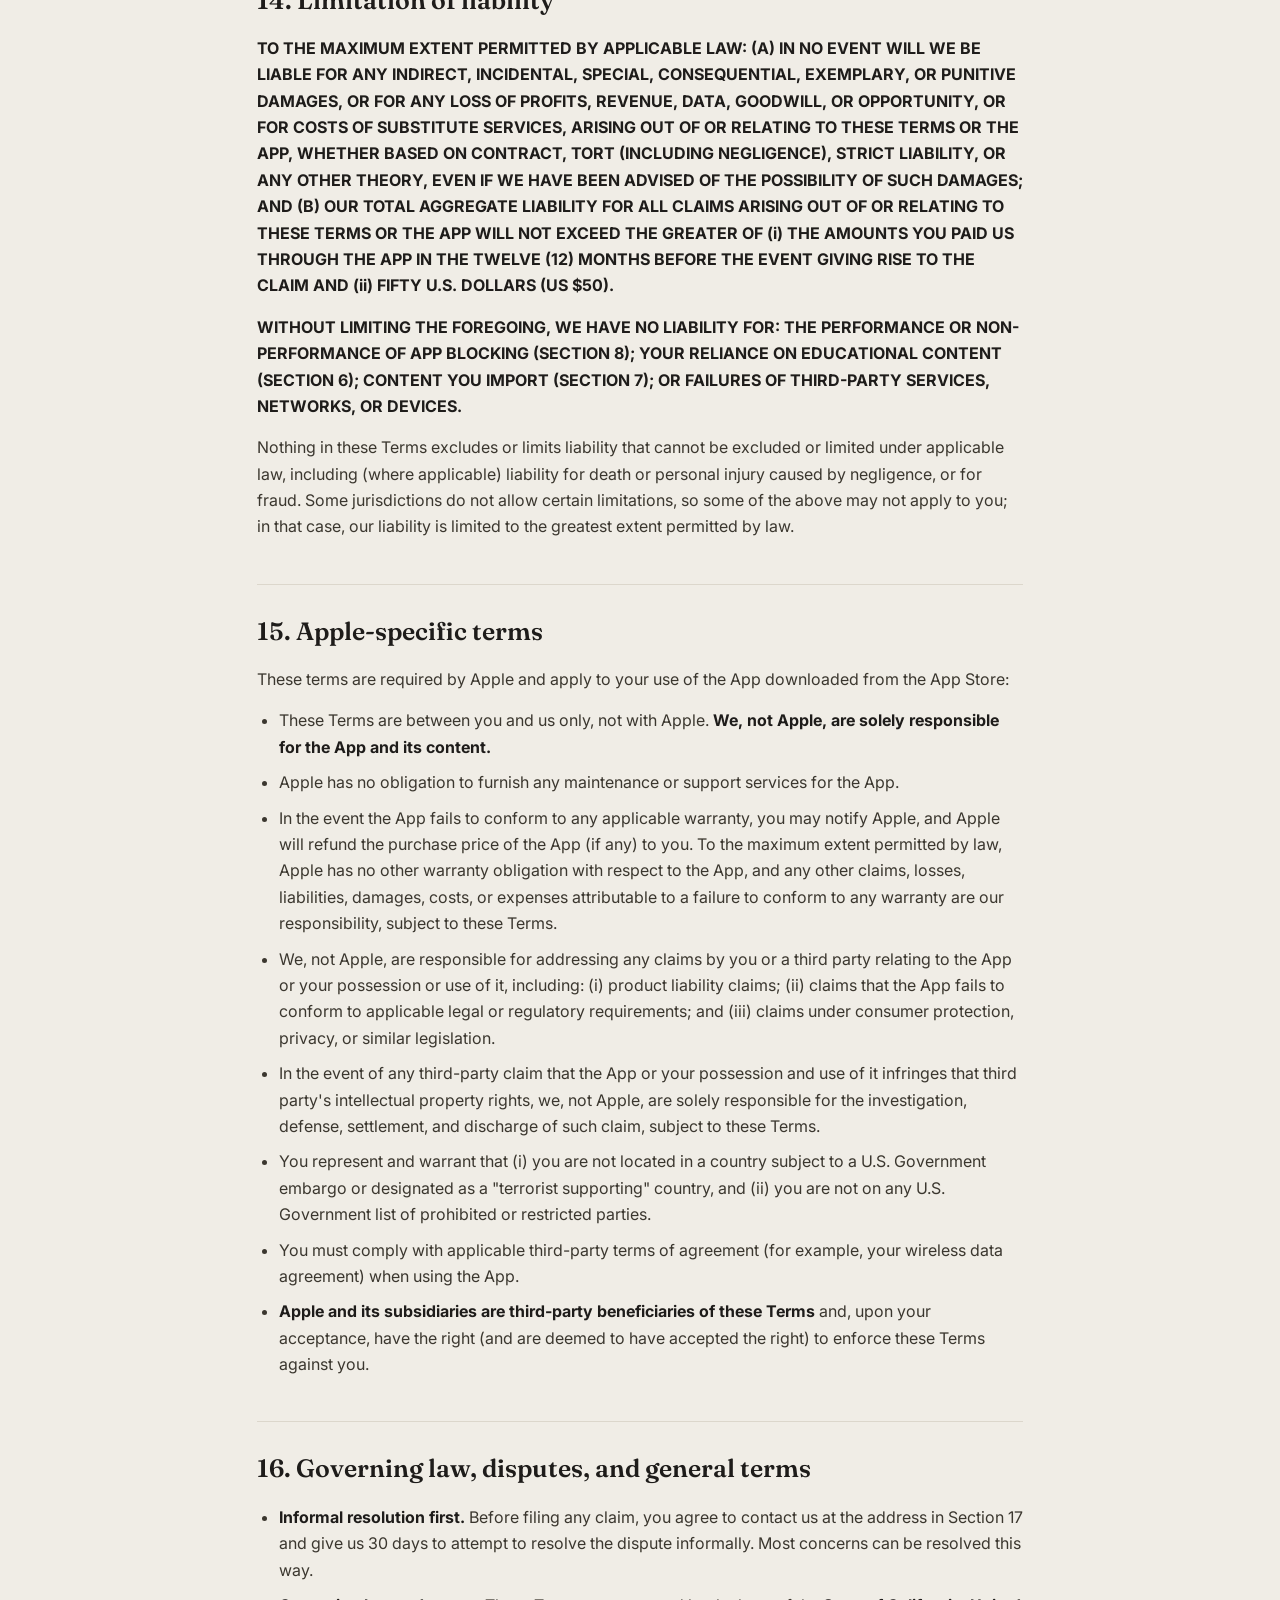
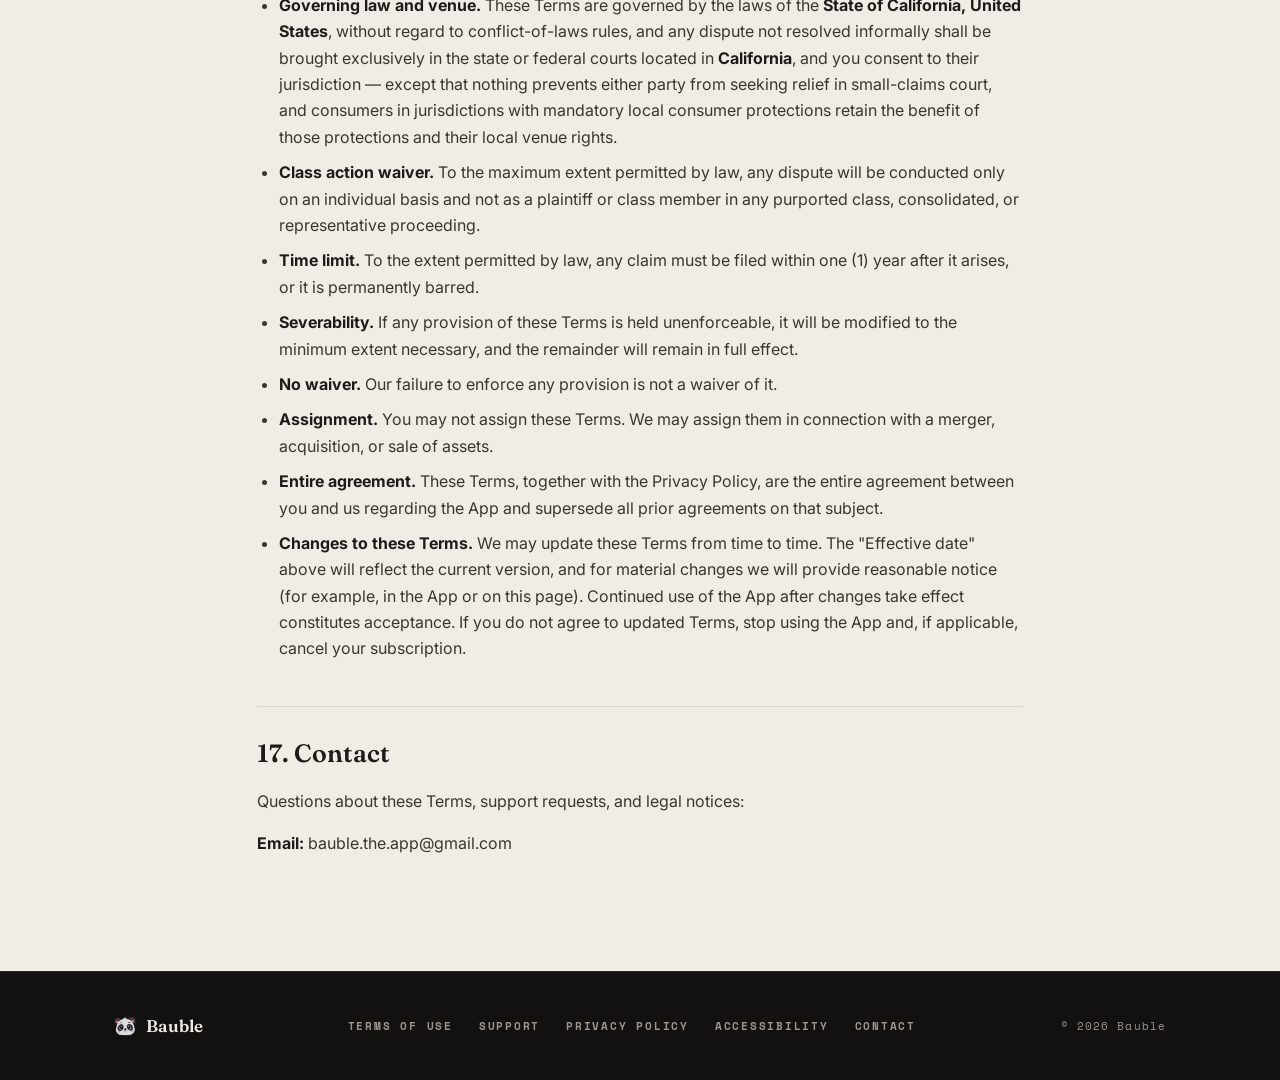
<file: terms.html>
<!DOCTYPE html>
<html lang="en">
<head>
  <meta charset="UTF-8">
  <meta name="viewport" content="width=device-width, initial-scale=1.0">
  <title>Terms of Use — Bauble</title>
  <meta name="description" content="Terms of Use for the Bauble iOS app.">
  <meta name="theme-color" content="#1E1C1A">
  <link rel="icon" type="image/png" href="assets/app-icon.png">
  <link rel="apple-touch-icon" href="assets/apple-touch-icon.png">
  <link rel="preconnect" href="https://fonts.googleapis.com">
  <link rel="preconnect" href="https://fonts.gstatic.com" crossorigin>
  <link href="https://fonts.googleapis.com/css2?family=Fraunces:ital,opsz,wght@0,9..144,500;0,9..144,600;1,9..144,500&family=Inter:wght@400;500;600&family=Space+Mono:wght@400;700&display=swap" rel="stylesheet">
  <link rel="stylesheet" href="styles.css">
</head>
<body class="legal-page">

  <a class="skip-link" href="#main">Skip to content</a>

  <nav class="site-nav">
    <div class="container">
      <a class="brand" href="index.html">
        <img src="assets/panda-mark.png" alt="">
        <span>Bauble</span>
      </a>
      <div class="nav-links">
        <a href="index.html#features">Features</a>
        <a href="index.html#packs">Packs</a>
        <a href="index.html#faq">FAQ</a>
      </div>
      <a class="pill" href="https://apps.apple.com/us/app/bauble-screentime-flashcards/id6789819513">Get the app</a>
    </div>
  </nav>

  <main class="legal-doc" id="main" tabindex="-1">
    <span class="eyebrow">Legal</span>
    <h1>Bauble Terms of Use</h1>
    <p class="effective">Effective date: July 20, 2026</p>
    <p>These Terms of Use (the "Terms") are a legally binding agreement between you and the developer of Bauble ("Bauble," "we," "us," or "our") governing your use of the Bauble iOS application, including all content, features, updates, and related services (together, the "App").</p>
    <p><strong>By downloading, installing, or using the App, you agree to these Terms and to our Privacy Policy. If you do not agree, do not use the App.</strong></p>
    <p>These Terms are concluded between you and us only — not with Apple Inc. ("Apple"). However, Apple-specific terms in Section 15 apply to your use of the App, and Apple is a third-party beneficiary of these Terms as described there.</p>
    <hr>
    <h2>1. The App</h2>
    <p>Bauble is a self-management tool that lets you block distracting apps and websites on schedules you choose, and earn early or bonus access by reading short educational facts and answering quiz questions. The App also includes optional features such as flashcard study (including importing your own Anki decks), a fact collection, statistics, on-device screen-time usage summaries, a community feedback board, an optional account with cross-device sync, and an optional premium subscription.</p>
    <h2>2. Eligibility</h2>
    <p>You must be at least 13 years old (or the minimum age of digital consent in your jurisdiction, if higher) to use the App. If you are under the age of majority, you may use the App only with the involvement and consent of a parent or legal guardian who agrees to these Terms on your behalf. By using the App, you represent that you meet these requirements.</p>
    <h2>3. License</h2>
    <p>We grant you a limited, personal, revocable, non-exclusive, non-transferable, non-sublicensable license to install and use the App on Apple-branded devices that you own or control, for your personal, non-commercial use, in accordance with these Terms and Apple's App Store Terms of Service (including the Usage Rules). The App is licensed to you, not sold. We and our licensors retain all rights, title, and interest in and to the App, including all software, designs, text, educational content, graphics, and trademarks, except for content you import yourself (Section 7).</p>
    <p>You may not, except as permitted by applicable law:</p>
    <ul>
      <li>copy, modify, adapt, translate, or create derivative works of the App or its content;</li>
      <li>distribute, sell, rent, lease, sublicense, or otherwise transfer the App or your account to anyone else;</li>
      <li>reverse engineer, decompile, or disassemble the App, or attempt to extract its source code or content banks;</li>
      <li>scrape, harvest, or bulk-extract the App's educational content for use outside the App;</li>
      <li>circumvent, disable, or interfere with security or entitlement-verification features of the App, including features that determine premium access;</li>
      <li>use the App in any unlawful manner or in violation of these Terms.</li>
    </ul>
    <h2>4. Accounts</h2>
    <p>Creating an account (via Sign in with Apple) is optional for the core experience. If you create an account:</p>
    <ul>
      <li>You are responsible for all activity that occurs under your account and for maintaining the security of the Apple ID used to access it.</li>
      <li>You agree that the information associated with your account is accurate.</li>
      <li>You may delete your account at any time in the App (Profile → Delete Account). Deletion is permanent and removes your server-side data as described in our Privacy Policy.</li>
      <li>We may suspend or terminate your account as described in Section 12.</li>
    </ul>
    <h2>5. Bauble Premium (subscriptions)</h2>
    <p>The App offers optional auto-renewing subscriptions ("Bauble Premium") on a monthly or yearly basis.</p>
    <ul>
      <li><strong>Billing.</strong> All purchases are processed by Apple through your Apple ID. We never receive or store your payment details. Prices are shown in the App before purchase and may vary by region.</li>
      <li><strong>Auto-renewal.</strong> Your subscription renews automatically unless you cancel at least 24 hours before the end of the current period. Your Apple ID is charged for renewal within 24 hours before the current period ends.</li>
      <li><strong>Cancellation.</strong> You can cancel anytime in your device's Settings → Apple ID → Subscriptions. Cancellation takes effect at the end of the current billing period; you retain premium access until then. Deleting the App or your Bauble account does <strong>not</strong> cancel your subscription — you must cancel through Apple.</li>
      <li><strong>Free trials and offers.</strong> If a free trial or introductory offer is available, any unused portion is forfeited when you purchase a subscription. Trials convert to paid subscriptions unless cancelled at least 24 hours before the trial ends.</li>
      <li><strong>Refunds.</strong> Purchases are subject to Apple's refund policies. We cannot issue refunds directly; refund requests must be made to Apple at <a href="https://reportaproblem.apple.com">https://reportaproblem.apple.com</a>. To the maximum extent permitted by law, payments are non-refundable by us.</li>
      <li><strong>Price and feature changes.</strong> We may change subscription prices or the features included in Bauble Premium prospectively. Price changes apply no earlier than your next renewal, and Apple will notify you and, where required, ask you to consent before a higher price applies.</li>
      <li><strong>Entitlement verification.</strong> Premium access is determined by verified App Store transaction records associated with your signed-in account. A signed-in account is required to purchase or restore a subscription so your entitlement can be restored across devices.</li>
    </ul>
    <h2>6. Educational content — no professional advice</h2>
    <p>The App's facts, lessons, flashcards, and quiz content are provided <strong>for general informational and educational purposes only</strong>.</p>
    <ul>
      <li>Content is <strong>not</strong> medical, psychological, financial, investment, legal, tax, or other professional advice, and is not a substitute for advice from a qualified professional. Never disregard professional advice or delay seeking it because of something you read in the App.</li>
      <li>Content relating to standardized examinations is independent study material. <strong>Bauble is not affiliated with, endorsed by, or sponsored by any examination body, publisher, or educational institution</strong>, and we make no representation that use of the App will improve any test score or academic outcome.</li>
      <li>While we try to keep content accurate, we do <strong>not</strong> warrant that any content is accurate, complete, or current, and we accept no liability for actions taken in reliance on it.</li>
    </ul>
    <h2>7. Content you import (Anki decks and other user content)</h2>
    <p>The App allows you to import your own flashcard decks (e.g., Anki .apkg files). Imported content is processed and stored <strong>locally on your device only</strong> and is not uploaded to our servers.</p>
    <ul>
      <li>You retain all rights you hold in content you import. We claim no ownership of it.</li>
      <li><strong>You are solely responsible for the content you import.</strong> You represent and warrant that you own or have all necessary rights to use the content you import, and that your import and use of it does not infringe any third party's copyright, trademark, or other rights, and does not violate any law.</li>
      <li>You agree not to use the App to store or study content that is unlawful.</li>
      <li>If we are notified that content associated with your use of the App infringes third-party rights, we may take any action we consider appropriate, including account suspension. Copyright concerns can be reported to the contact address in Section 17.</li>
    </ul>
    <h2>8. App and website blocking is a self-management tool — no guarantees</h2>
    <p>The App's blocking features rely on Apple's Screen Time, Family Controls, and Device Activity frameworks — including iOS's web content filter for websites you choose to block — and operate subject to the capabilities and limitations of iOS. References to "blocking" in this section cover both apps and websites.</p>
    <ul>
      <li><strong>The App is an aid to self-discipline, not an enforcement mechanism.</strong> You acknowledge that blocking can be circumvented (for example, by changing device settings, uninstalling the App, revoking Screen Time permissions, or using another device), and that operating-system behavior, iOS updates, device restarts, or software errors may cause blocking to fail to start, fail to lift, or otherwise behave unexpectedly.</li>
      <li>We do not warrant that blocking will function without interruption or error, and <strong>we are not responsible for any consequence of apps being blocked or unblocked at any particular time</strong>, including missed notifications, messages, calls, transactions, or opportunities, or any failure to achieve productivity, study, wellbeing, or screen-time goals.</li>
      <li>The App is intended to manage the device of the user who installs and configures it. You agree not to use the App to monitor or restrict another person's device without lawful authority and, where applicable, that person's knowledge and consent. You are solely responsible for compliance with laws that apply to your use.</li>
      <li>Do not rely on the App in situations where inability to access an app or website could cause harm, including emergencies. <strong>Always maintain independent access to emergency communications.</strong></li>
      <li>Screen-time usage summaries shown in the App are generated on-device by iOS and are provided for information only; we do not warrant their accuracy or completeness.</li>
    </ul>
    <h2>9. Availability, changes, and updates</h2>
    <ul>
      <li>The core block-and-quiz experience is designed to work offline. Account sync, sign-in, subscription verification, and the feedback board require an internet connection and depend on third-party services (Apple, Supabase, Featurebase) that we do not control.</li>
      <li>We may add, change, or remove features of the App at any time, and may release updates that are required for continued use. We may discontinue the App or any part of it; if we discontinue the App entirely while you have an active paid subscription, your remedy is to cancel and, where applicable, seek a pro-rata refund from Apple.</li>
      <li>We are not obligated to provide any maintenance or support, though we try to respond to reasonable support requests at the contact address below.</li>
    </ul>
    <h2>10. Feedback and the feedback board</h2>
    <p>If you send us suggestions, ideas, or feedback — by email or by posting on the in-app feedback board — you grant us a perpetual, irrevocable, worldwide, royalty-free license to use them without restriction or compensation. We will not use feedback in a way that identifies you without your consent.</p>
    <p>The feedback board is hosted by a third party (Featurebase) and is subject to Featurebase's own terms in addition to these Terms. When posting on the board, you agree that:</p>
    <ul>
      <li><strong>Posts are public.</strong> Content you post (including your profile display name, if you were signed in) is visible to other users. Do not post personal information — yours or anyone else's — or anything confidential.</li>
      <li>You will not post content that is unlawful, infringing, deceptive, abusive, harassing, hateful, sexually explicit, spam, or advertising, and you will not impersonate any person or misrepresent your affiliation.</li>
      <li>You retain ownership of your posts, but you are solely responsible for them.</li>
      <li>We (and Featurebase) may remove any post or restrict access to the board at any time, with or without notice, for any reason, including breach of these rules.</li>
    </ul>
    <h2>11. Privacy</h2>
    <p>Our collection and use of personal information is described in our Privacy Policy, which is incorporated into these Terms by reference. In short: the App is offline-first, Screen Time data never leaves your device, and we do not sell your data or show ads.</p>
    <h2>12. Termination</h2>
    <ul>
      <li>You may stop using the App at any time and may delete your account in the App.</li>
      <li>We may suspend or terminate your license and/or account, with or without notice, if you materially breach these Terms, if we reasonably believe your use is unlawful or harms the App or other users, or if we discontinue the App.</li>
      <li>Upon termination, the license in Section 3 ends and you must stop using the App. Sections that by their nature should survive (including Sections 6–8, 10, and 13–16) survive termination. Termination does not entitle you to any refund from us, subject to applicable law and Apple's refund policies.</li>
    </ul>
    <h2>13. Disclaimer of warranties</h2>
    <p><strong>TO THE MAXIMUM EXTENT PERMITTED BY APPLICABLE LAW, THE APP AND ALL CONTENT ARE PROVIDED "AS IS" AND "AS AVAILABLE," WITH ALL FAULTS AND WITHOUT WARRANTY OF ANY KIND. WE DISCLAIM ALL WARRANTIES, WHETHER EXPRESS, IMPLIED, STATUTORY, OR OTHERWISE, INCLUDING WARRANTIES OF MERCHANTABILITY, FITNESS FOR A PARTICULAR PURPOSE, TITLE, QUIET ENJOYMENT, ACCURACY, AND NON-INFRINGEMENT, AND ANY WARRANTY THAT THE APP WILL BE UNINTERRUPTED, ERROR-FREE, OR SECURE, OR THAT DEFECTS WILL BE CORRECTED. NO ADVICE OR INFORMATION OBTAINED FROM US OR THROUGH THE APP CREATES ANY WARRANTY NOT EXPRESSLY STATED IN THESE TERMS.</strong></p>
    <p>Some jurisdictions do not allow the exclusion of certain warranties, so some of the above may not apply to you. Nothing in these Terms affects statutory rights that cannot be waived by contract.</p>
    <h2>14. Limitation of liability</h2>
    <p><strong>TO THE MAXIMUM EXTENT PERMITTED BY APPLICABLE LAW: (A) IN NO EVENT WILL WE BE LIABLE FOR ANY INDIRECT, INCIDENTAL, SPECIAL, CONSEQUENTIAL, EXEMPLARY, OR PUNITIVE DAMAGES, OR FOR ANY LOSS OF PROFITS, REVENUE, DATA, GOODWILL, OR OPPORTUNITY, OR FOR COSTS OF SUBSTITUTE SERVICES, ARISING OUT OF OR RELATING TO THESE TERMS OR THE APP, WHETHER BASED ON CONTRACT, TORT (INCLUDING NEGLIGENCE), STRICT LIABILITY, OR ANY OTHER THEORY, EVEN IF WE HAVE BEEN ADVISED OF THE POSSIBILITY OF SUCH DAMAGES; AND (B) OUR TOTAL AGGREGATE LIABILITY FOR ALL CLAIMS ARISING OUT OF OR RELATING TO THESE TERMS OR THE APP WILL NOT EXCEED THE GREATER OF (i) THE AMOUNTS YOU PAID US THROUGH THE APP IN THE TWELVE (12) MONTHS BEFORE THE EVENT GIVING RISE TO THE CLAIM AND (ii) FIFTY U.S. DOLLARS (US $50).</strong></p>
    <p><strong>WITHOUT LIMITING THE FOREGOING, WE HAVE NO LIABILITY FOR: THE PERFORMANCE OR NON-PERFORMANCE OF APP BLOCKING (SECTION 8); YOUR RELIANCE ON EDUCATIONAL CONTENT (SECTION 6); CONTENT YOU IMPORT (SECTION 7); OR FAILURES OF THIRD-PARTY SERVICES, NETWORKS, OR DEVICES.</strong></p>
    <p>Nothing in these Terms excludes or limits liability that cannot be excluded or limited under applicable law, including (where applicable) liability for death or personal injury caused by negligence, or for fraud. Some jurisdictions do not allow certain limitations, so some of the above may not apply to you; in that case, our liability is limited to the greatest extent permitted by law.</p>
    <h2>15. Apple-specific terms</h2>
    <p>These terms are required by Apple and apply to your use of the App downloaded from the App Store:</p>
    <ul>
      <li>These Terms are between you and us only, not with Apple. <strong>We, not Apple, are solely responsible for the App and its content.</strong></li>
      <li>Apple has no obligation to furnish any maintenance or support services for the App.</li>
      <li>In the event the App fails to conform to any applicable warranty, you may notify Apple, and Apple will refund the purchase price of the App (if any) to you. To the maximum extent permitted by law, Apple has no other warranty obligation with respect to the App, and any other claims, losses, liabilities, damages, costs, or expenses attributable to a failure to conform to any warranty are our responsibility, subject to these Terms.</li>
      <li>We, not Apple, are responsible for addressing any claims by you or a third party relating to the App or your possession or use of it, including: (i) product liability claims; (ii) claims that the App fails to conform to applicable legal or regulatory requirements; and (iii) claims under consumer protection, privacy, or similar legislation.</li>
      <li>In the event of any third-party claim that the App or your possession and use of it infringes that third party's intellectual property rights, we, not Apple, are solely responsible for the investigation, defense, settlement, and discharge of such claim, subject to these Terms.</li>
      <li>You represent and warrant that (i) you are not located in a country subject to a U.S. Government embargo or designated as a "terrorist supporting" country, and (ii) you are not on any U.S. Government list of prohibited or restricted parties.</li>
      <li>You must comply with applicable third-party terms of agreement (for example, your wireless data agreement) when using the App.</li>
      <li><strong>Apple and its subsidiaries are third-party beneficiaries of these Terms</strong> and, upon your acceptance, have the right (and are deemed to have accepted the right) to enforce these Terms against you.</li>
    </ul>
    <h2>16. Governing law, disputes, and general terms</h2>
    <ul>
      <li><strong>Informal resolution first.</strong> Before filing any claim, you agree to contact us at the address in Section 17 and give us 30 days to attempt to resolve the dispute informally. Most concerns can be resolved this way.</li>
      <li><strong>Governing law and venue.</strong> These Terms are governed by the laws of the <strong>State of California, United States</strong>, without regard to conflict-of-laws rules, and any dispute not resolved informally shall be brought exclusively in the state or federal courts located in <strong>California</strong>, and you consent to their jurisdiction — except that nothing prevents either party from seeking relief in small-claims court, and consumers in jurisdictions with mandatory local consumer protections retain the benefit of those protections and their local venue rights.</li>
      <li><strong>Class action waiver.</strong> To the maximum extent permitted by law, any dispute will be conducted only on an individual basis and not as a plaintiff or class member in any purported class, consolidated, or representative proceeding.</li>
      <li><strong>Time limit.</strong> To the extent permitted by law, any claim must be filed within one (1) year after it arises, or it is permanently barred.</li>
      <li><strong>Severability.</strong> If any provision of these Terms is held unenforceable, it will be modified to the minimum extent necessary, and the remainder will remain in full effect.</li>
      <li><strong>No waiver.</strong> Our failure to enforce any provision is not a waiver of it.</li>
      <li><strong>Assignment.</strong> You may not assign these Terms. We may assign them in connection with a merger, acquisition, or sale of assets.</li>
      <li><strong>Entire agreement.</strong> These Terms, together with the Privacy Policy, are the entire agreement between you and us regarding the App and supersede all prior agreements on that subject.</li>
      <li><strong>Changes to these Terms.</strong> We may update these Terms from time to time. The "Effective date" above will reflect the current version, and for material changes we will provide reasonable notice (for example, in the App or on this page). Continued use of the App after changes take effect constitutes acceptance. If you do not agree to updated Terms, stop using the App and, if applicable, cancel your subscription.</li>
    </ul>
    <h2>17. Contact</h2>
    <p>Questions about these Terms, support requests, and legal notices:</p>
    <p><strong>Email:</strong> bauble.the.app@gmail.com</p>
  </main>

  <footer class="site-footer">
    <div class="container">
      <div class="footer-brand">
        <img src="assets/panda-mark.png" alt="">
        <span>Bauble</span>
      </div>
      <div class="footer-links">
        <a href="terms.html">Terms of Use</a>
        <a href="support.html">Support</a>
        <a href="privacy.html">Privacy Policy</a>
        <a href="accessibility.html">Accessibility</a>
        <a href="mailto:bauble.the.app@gmail.com">Contact</a>
      </div>
      <span class="footer-copy">&copy; 2026 Bauble</span>
    </div>
  </footer>

  <script src="in-app-browser.js" defer></script>
</body>
</html>
</file>
<file: styles.css>
/* ============================================================
   Bauble — card system
   Panda palette:
   panda-ink #1E1C1A · paper #F0EDE6 · app navy #14213D
   lifted navy #7C97C9 · link blue #2E4F8F · ember #E1603D · ash #69635B

   The token names below (--ink-navy, --gold) are historical — they are
   the slots the whole sheet is wired to, so the panda theme repaints
   their values rather than renaming ~200 usages.
   ============================================================ */

:root {
  --ink-navy: #1E1C1A;
  --ink-deep: #121110;
  --parchment: #F0EDE6;
  --parchment-bright: #FAF8F4;
  --parchment-line: #DCD7CC;
  /* The app's navy is 1.06:1 on panda ink — invisible — so the accent is
     split by ground: --gold-text is the app's own #14213D for anything on
     paper, --gold is that navy lifted until it clears 4.5:1 on the dark. */
  --gold: #7C97C9;
  --gold-soft: rgba(124, 151, 201, 0.14);
  --gold-text: #14213D;
  /* tint of the app navy, for fills and borders on light grounds */
  --navy-soft: rgba(20, 33, 61, 0.07);
  /* links and secondary marks on paper — blue enough to read as a link
     next to the near-black body text, which the full navy is not */
  --moss: #2E4F8F;
  /* one focus ring for both grounds: 3.8:1 on ink, 3.75:1 on paper */
  --focus: #5878B8;
  --ember: #E1603D;
  /* Muted greys, split by ground so both clear 4.5:1 for small text. */
  --ash: #69635B;
  --ash-on-dark: #9C958B;
  --ink-text: #232323;
  --navy-text: #CFC9C0;

  --font-display: "Fraunces", "Iowan Old Style", Georgia, serif;
  --font-body: "Inter", -apple-system, "Helvetica Neue", sans-serif;
  --font-mono: "Space Mono", "SF Mono", Menlo, monospace;

  /* paw silhouette, for mask-image accents */
  --paw-mask: url("data:image/svg+xml,<svg xmlns='http%3A//www.w3.org/2000/svg' viewBox='0 0 24 24' fill='%23000'><ellipse cx='7.1' cy='7.6' rx='2.5' ry='3.1'/><ellipse cx='13.1' cy='5.6' rx='2.4' ry='3.2'/><ellipse cx='18.6' cy='8.6' rx='2.3' ry='2.9'/><ellipse cx='21.1' cy='14.4' rx='2.1' ry='2.5'/><path d='M12.9 11.3c3 0 6.2 2.6 6.2 5.6 0 2.4-2 3.9-4.4 3.9-1.3 0-2.2-.5-3.4-.5s-2.1.6-3.4.6c-2.4 0-4.3-1.5-4.3-3.9 0-3.1 3.2-5.7 6.2-5.7z'/></svg>");

  --container: 1100px;
  --radius: 10px;
  --shadow-card: 0 1px 2px rgba(30, 28, 26, 0.10), 0 10px 30px -12px rgba(30, 28, 26, 0.25);
  --shadow-lift: 0 2px 4px rgba(30, 28, 26, 0.12), 0 22px 44px -16px rgba(30, 28, 26, 0.35);
}

* { margin: 0; padding: 0; box-sizing: border-box; }

html { scroll-behavior: smooth; }

body {
  font-family: var(--font-body);
  font-size: 17px;
  line-height: 1.65;
  color: var(--ink-text);
  background: var(--parchment);
  -webkit-font-smoothing: antialiased;
  overflow-x: hidden;
}

img { max-width: 100%; display: block; }
a { color: inherit; }

.container {
  max-width: var(--container);
  margin: 0 auto;
  padding: 0 24px;
}

/* ---------- keyboard access ---------- */
:focus-visible {
  outline: 2px solid var(--focus);
  outline-offset: 3px;
  border-radius: 3px;
}

.skip-link {
  position: absolute;
  left: 16px;
  top: -100px;
  z-index: 100;
  padding: 10px 18px;
  background: var(--ink-navy);
  color: var(--parchment-bright);
  font-family: var(--font-mono);
  font-size: 12px;
  font-weight: 700;
  letter-spacing: 0.14em;
  text-transform: uppercase;
  text-decoration: none;
  border-radius: var(--radius);
  transition: top 0.15s ease;
}
.skip-link:focus { top: 16px; }

/* ---------- museum-tag utility labels ---------- */
.tag {
  font-family: var(--font-mono);
  font-size: 11px;
  font-weight: 700;
  letter-spacing: 0.22em;
  text-transform: uppercase;
}

.eyebrow {
  display: inline-flex;
  align-items: center;
  gap: 12px;
  font-family: var(--font-mono);
  font-size: 11px;
  font-weight: 700;
  letter-spacing: 0.24em;
  text-transform: uppercase;
  color: var(--gold-text);
}
/* on the dark grounds the full gold has plenty of contrast */
.hero .eyebrow, .closing .eyebrow, .anki .eyebrow { color: var(--gold); }
.eyebrow::before {
  content: "";
  width: 34px;
  height: 1px;
  background: currentColor;
  opacity: 0.7;
}

/* ---------- paper grain ---------- */
.grain {
  position: relative;
}
.grain::before {
  content: "";
  position: absolute;
  inset: 0;
  pointer-events: none;
  opacity: 0.5;
  background-image: url("data:image/svg+xml,%3Csvg xmlns='http://www.w3.org/2000/svg' width='140' height='140'%3E%3Cfilter id='n'%3E%3CfeTurbulence type='fractalNoise' baseFrequency='0.9' numOctaves='2'/%3E%3CfeColorMatrix values='0 0 0 0 0.5 0 0 0 0 0.45 0 0 0 0 0.35 0 0 0 0.05 0'/%3E%3C/filter%3E%3Crect width='140' height='140' filter='url(%23n)'/%3E%3C/svg%3E");
}
.grain > * { position: relative; }

/* ============================================================
   NAV
   ============================================================ */
.site-nav {
  position: sticky;
  top: 0;
  z-index: 50;
  background: rgba(18, 17, 16, 0.88);
  backdrop-filter: blur(14px);
  -webkit-backdrop-filter: blur(14px);
  border-bottom: 1px solid rgba(124, 151, 201, 0.22);
}
.site-nav .container {
  display: flex;
  align-items: center;
  justify-content: space-between;
  height: 64px;
}
.brand {
  display: flex;
  align-items: center;
  gap: 11px;
  text-decoration: none;
}
.brand img { width: 28px; height: 28px; }
.brand span {
  font-family: var(--font-display);
  font-weight: 600;
  font-size: 21px;
  color: var(--parchment);
  letter-spacing: 0.01em;
}
.nav-links {
  display: flex;
  gap: 30px;
  align-items: center;
}
.nav-links a {
  font-family: var(--font-mono);
  font-size: 11px;
  font-weight: 700;
  letter-spacing: 0.18em;
  text-transform: uppercase;
  text-decoration: none;
  color: var(--navy-text);
  padding: 4px 0;
  position: relative;
}
.nav-links a::after {
  content: "";
  position: absolute;
  left: 0; bottom: 0;
  width: 100%;
  height: 1px;
  background: var(--gold);
  transform: scaleX(0);
  transform-origin: left;
  transition: transform 0.28s ease;
}
.nav-links a:hover { color: var(--parchment); }
.nav-links a:hover::after { transform: scaleX(1); }

.pill {
  font-family: var(--font-mono);
  font-size: 10px;
  font-weight: 700;
  letter-spacing: 0.18em;
  text-transform: uppercase;
  color: var(--gold);
  border: 1px solid rgba(124, 151, 201, 0.55);
  border-radius: 999px;
  padding: 7px 14px;
  white-space: nowrap;
}
a.pill {
  text-decoration: none;
  transition: border-color 0.25s ease, background 0.25s ease;
}
a.pill:hover { border-color: var(--gold); background: var(--gold-soft); }

@media (max-width: 760px) {
  .nav-links { display: none; }
}

/* ============================================================
   HERO
   ============================================================ */
.hero {
  background:
    radial-gradient(1100px 520px at 78% -10%, rgba(124, 151, 201, 0.13), transparent 60%),
    radial-gradient(900px 500px at 8% 110%, rgba(46, 79, 143, 0.22), transparent 60%),
    linear-gradient(180deg, var(--ink-deep) 0%, var(--ink-navy) 100%);
  color: var(--parchment);
  overflow: hidden;
}
.hero .container {
  display: grid;
  grid-template-columns: minmax(0, 1.05fr) minmax(0, 0.95fr);
  gap: 56px;
  align-items: center;
  padding-top: 92px;
  padding-bottom: 110px;
}
.hero h1 {
  font-family: var(--font-display);
  font-size: clamp(38px, 5.2vw, 60px);
  font-weight: 600;
  line-height: 1.08;
  letter-spacing: -0.015em;
  margin: 22px 0 20px;
}
.hero h1 em {
  font-style: italic;
  color: var(--gold);
}
.hero .lede {
  font-size: 18px;
  line-height: 1.7;
  color: var(--navy-text);
  max-width: 46ch;
  margin-bottom: 32px;
}
.hero-ctas {
  display: flex;
  align-items: center;
  gap: 20px;
  flex-wrap: wrap;
}
/* Apple's official badge artwork — never recolour, crop, or add to the SVG
   itself; hover treatment lives on the link wrapper only. */
.btn-badge {
  display: inline-block;
  line-height: 0;
  border-radius: 8px;
  transition: transform 0.25s ease, opacity 0.25s ease;
}
.btn-badge img { display: block; height: 40px; width: auto; }
.btn-badge:hover { transform: translateY(-2px); opacity: 0.9; }

.btn-ghost {
  font-family: var(--font-mono);
  font-size: 12px;
  font-weight: 700;
  letter-spacing: 0.16em;
  text-transform: uppercase;
  color: var(--parchment);
  text-decoration: none;
  border-bottom: 1px solid rgba(240, 237, 230, 0.35);
  padding-bottom: 3px;
  transition: border-color 0.25s ease, color 0.25s ease;
}
.btn-ghost:hover { border-color: var(--gold); color: var(--gold); }

.hero-footnote {
  margin-top: 26px;
  font-family: var(--font-mono);
  font-size: 11px;
  letter-spacing: 0.14em;
  text-transform: uppercase;
  color: var(--ash-on-dark);
}

/* ---------- the fact card (signature animation) ---------- */
.card-scene {
  perspective: 1400px;
  justify-self: center;
  width: min(400px, 100%);
}
.card-flip {
  position: relative;
  width: 100%;
  transform-style: preserve-3d;
  transition: transform 0.9s cubic-bezier(0.32, 0, 0.15, 1);
}
.card-flip.flipped { transform: rotateY(180deg); }

.card-face {
  backface-visibility: hidden;
  -webkit-backface-visibility: hidden;
  border-radius: var(--radius);
  background:
    linear-gradient(160deg, var(--parchment-bright) 0%, var(--parchment) 78%);
  border: 1px solid var(--parchment-line);
  box-shadow: 0 30px 60px -20px rgba(0, 0, 0, 0.55), 0 2px 6px rgba(0,0,0,0.3);
  padding: 26px 26px 24px;
  color: var(--ink-text);
}
.card-back {
  position: absolute;
  inset: 0;
  transform: rotateY(180deg);
  display: flex;
  flex-direction: column;
  align-items: center;
  justify-content: center;
  gap: 8px;
}

.card-meta {
  display: flex;
  justify-content: space-between;
  align-items: center;
  color: var(--ash);
  margin-bottom: 16px;
}
.card-meta .dot { color: var(--gold-text); }
.card-meta .dot .leaf { width: 12px; height: 12px; vertical-align: -2px; }
.card-face .card-title {
  font-family: var(--font-display);
  font-size: 23px;
  font-weight: 600;
  line-height: 1.2;
  margin-bottom: 10px;
  color: var(--ink-navy);
}
.card-face .fact-body {
  font-size: 14.5px;
  line-height: 1.62;
  color: #4A463E;
}
.card-rule {
  height: 1px;
  background: var(--parchment-line);
  margin: 18px 0 14px;
}
.card-face .question {
  font-size: 14px;
  font-weight: 600;
  color: var(--ink-navy);
  margin-bottom: 12px;
}
.choice {
  font-size: 13.5px;
  border: 1px solid var(--parchment-line);
  border-radius: 7px;
  padding: 9px 12px;
  margin-bottom: 8px;
  color: #4A463E;
  background: rgba(255, 255, 255, 0.35);
  transition: border-color 0.3s ease, background 0.3s ease, color 0.3s ease;
}
.choice:last-child { margin-bottom: 0; }
.choice.correct-picked {
  border-color: var(--gold-text);
  background: var(--navy-soft);
  color: var(--ink-navy);
  font-weight: 600;
}

/* the COLLECTED stamp */
.stamp {
  border: 3px solid var(--gold-text);
  border-radius: 8px;
  color: var(--gold-text);
  font-family: var(--font-mono);
  font-weight: 700;
  font-size: 26px;
  letter-spacing: 0.3em;
  text-indent: 0.3em;
  padding: 14px 26px;
  transform: rotate(-7deg) scale(2.4);
  opacity: 0;
  mask-image: url("data:image/svg+xml,%3Csvg xmlns='http://www.w3.org/2000/svg' width='120' height='120'%3E%3Cfilter id='r'%3E%3CfeTurbulence type='fractalNoise' baseFrequency='0.25' numOctaves='3'/%3E%3CfeColorMatrix values='0 0 0 0 0 0 0 0 0 0 0 0 0 0 0 0 0 0 1.6 -0.25'/%3E%3CfeComposite operator='in' in2='SourceGraphic'/%3E%3C/filter%3E%3Crect width='120' height='120' fill='%23fff' filter='url(%23r)'/%3E%3C/svg%3E");
  -webkit-mask-image: url("data:image/svg+xml,%3Csvg xmlns='http://www.w3.org/2000/svg' width='120' height='120'%3E%3Cfilter id='r'%3E%3CfeTurbulence type='fractalNoise' baseFrequency='0.25' numOctaves='3'/%3E%3CfeColorMatrix values='0 0 0 0 0 0 0 0 0 0 0 0 0 0 0 0 0 0 1.6 -0.25'/%3E%3CfeComposite operator='in' in2='SourceGraphic'/%3E%3C/filter%3E%3Crect width='120' height='120' fill='%23fff' filter='url(%23r)'/%3E%3C/svg%3E");
}
.card-flip.flipped .stamp {
  animation: stamp-down 0.5s cubic-bezier(0.2, 1.4, 0.4, 1) 0.55s forwards;
}
@keyframes stamp-down {
  from { transform: rotate(-16deg) scale(2.4); opacity: 0; }
  to   { transform: rotate(-7deg) scale(1); opacity: 1; }
}
.stamp-no {
  font-family: var(--font-mono);
  font-size: 12px;
  letter-spacing: 0.24em;
  text-transform: uppercase;
  color: var(--ash);
  opacity: 0;
  transition: opacity 0.4s ease 1.15s;
}
.card-flip.flipped .stamp-no { opacity: 1; }
.back-unlock {
  margin-top: 18px;
  font-family: var(--font-mono);
  font-size: 12px;
  letter-spacing: 0.18em;
  text-transform: uppercase;
  color: var(--gold-text);
  opacity: 0;
  transition: opacity 0.4s ease 1.35s;
}
.card-flip.flipped .back-unlock { opacity: 1; }

@media (max-width: 880px) {
  .hero .container {
    grid-template-columns: minmax(0, 1fr);
    gap: 64px;
    padding-top: 64px;
    padding-bottom: 80px;
  }
  .card-scene { justify-self: start; }
}

/* ============================================================
   SECTIONS (shared)
   ============================================================ */
section { padding: 96px 0; }
.section-head { max-width: 640px; margin-bottom: 56px; }
.section-head h2 {
  font-family: var(--font-display);
  font-size: clamp(30px, 3.6vw, 42px);
  font-weight: 600;
  line-height: 1.14;
  letter-spacing: -0.01em;
  color: var(--ink-navy);
  margin: 16px 0 14px;
}
.section-head p {
  color: #5B564C;
  font-size: 17px;
}
.on-dark .section-head h2 { color: var(--parchment); }
.on-dark .section-head p { color: var(--navy-text); }

/* Scroll reveal. Scoped to .js — which the page sets on <html> before paint —
   so that without JavaScript the content is simply visible rather than stuck
   at opacity 0 with nothing left to reveal it. */
.js .reveal {
  opacity: 0;
  transform: translateY(22px);
  transition: opacity 0.7s ease, transform 0.7s cubic-bezier(0.2, 0.7, 0.3, 1);
  transition-delay: var(--d, 0s);
}
.js .reveal.revealed { opacity: 1; transform: none; }

/* ============================================================
   HOW IT WORKS
   ============================================================ */
.steps {
  display: grid;
  grid-template-columns: repeat(3, 1fr);
  gap: 22px;
}
.step-card {
  background: var(--parchment-bright);
  border: 1px solid var(--parchment-line);
  border-radius: var(--radius);
  padding: 28px 26px 30px;
  box-shadow: var(--shadow-card);
  transition: transform 0.3s cubic-bezier(0.2, 0.7, 0.3, 1), box-shadow 0.3s ease;
}
.step-card:hover { transform: translateY(-5px); box-shadow: var(--shadow-lift); }
/* the panda's paw — one palm pad and four toes, inheriting currentColor
   so it takes the ground's accent wherever it lands */
.paw { width: 1em; height: 1em; flex-shrink: 0; }

.step-no {
  display: inline-flex;
  align-items: center;
  gap: 7px;
  font-family: var(--font-mono);
  font-size: 11px;
  font-weight: 700;
  letter-spacing: 0.22em;
  color: var(--gold-text);
  border: 1px solid rgba(20, 33, 61, 0.35);
  border-radius: 4px;
  padding: 4px 9px;
  margin-bottom: 18px;
}
.step-card h3 {
  font-family: var(--font-display);
  font-size: 21px;
  font-weight: 600;
  color: var(--ink-navy);
  margin-bottom: 10px;
}
.step-card p { font-size: 15px; color: #5B564C; }

@media (max-width: 820px) {
  .steps { grid-template-columns: 1fr; }
}

/* ============================================================
   FEATURES
   ============================================================ */
.features { background: var(--parchment-bright); border-top: 1px solid var(--parchment-line); border-bottom: 1px solid var(--parchment-line); }
.feature-grid {
  display: grid;
  grid-template-columns: repeat(4, 1fr);
  gap: 20px;
}
.feature {
  background: var(--parchment);
  border: 1px solid var(--parchment-line);
  border-radius: var(--radius);
  padding: 24px 22px 26px;
  transition: transform 0.3s cubic-bezier(0.2, 0.7, 0.3, 1), box-shadow 0.3s ease;
}
.feature:hover { transform: translateY(-4px); box-shadow: var(--shadow-card); }
.feature .icon {
  width: 40px; height: 40px;
  display: grid;
  place-items: center;
  border: 1px solid var(--parchment-line);
  border-radius: 8px;
  background: var(--parchment-bright);
  color: var(--gold-text);
  margin-bottom: 16px;
}
.feature .icon svg { width: 20px; height: 20px; }
.feature h3 {
  font-family: var(--font-display);
  font-size: 17.5px;
  font-weight: 600;
  color: var(--ink-navy);
  margin-bottom: 7px;
}
.feature p { font-size: 13.8px; line-height: 1.6; color: #5B564C; }

@media (max-width: 1000px) { .feature-grid { grid-template-columns: repeat(2, 1fr); } }
@media (max-width: 560px)  { .feature-grid { grid-template-columns: 1fr; } }

/* ============================================================
   SPOTLIGHTS (MCAT + Anki)
   ============================================================ */
.spotlight .container {
  display: grid;
  grid-template-columns: minmax(0, 1fr) minmax(0, 1fr);
  gap: 64px;
  align-items: center;
}
.spotlight h2 {
  font-family: var(--font-display);
  font-size: clamp(28px, 3.2vw, 38px);
  font-weight: 600;
  line-height: 1.15;
  color: var(--ink-navy);
  margin: 16px 0 16px;
}
.spotlight .copy p { color: #5B564C; margin-bottom: 16px; }
.spotlight .copy p strong { color: var(--ink-navy); }

.chips { display: flex; flex-wrap: wrap; gap: 8px; margin: 20px 0 4px; }
.chip {
  font-family: var(--font-mono);
  font-size: 10.5px;
  font-weight: 700;
  letter-spacing: 0.14em;
  text-transform: uppercase;
  color: var(--gold-text);
  border: 1px solid rgba(20, 33, 61, 0.3);
  border-radius: 999px;
  padding: 6px 12px;
  background: var(--navy-soft);
}

.mcat-stat {
  display: flex;
  flex-wrap: wrap;
  gap: 24px 36px;
  margin-top: 26px;
  padding-top: 22px;
  border-top: 1px solid var(--parchment-line);
}
.mcat-stat div strong {
  display: block;
  font-family: var(--font-display);
  font-size: 30px;
  font-weight: 600;
  color: var(--ink-navy);
  line-height: 1.1;
}
.mcat-stat div span {
  font-family: var(--font-mono);
  font-size: 10.5px;
  letter-spacing: 0.18em;
  text-transform: uppercase;
  color: var(--ash);
}

/* sample question card */
.sample-card {
  background: var(--parchment-bright);
  border: 1px solid var(--parchment-line);
  border-radius: var(--radius);
  box-shadow: var(--shadow-lift);
  padding: 26px 26px 24px;
  transform: rotate(1.2deg);
  transition: transform 0.35s cubic-bezier(0.2, 0.7, 0.3, 1);
}
.sample-card:hover { transform: rotate(0deg) translateY(-4px); }
.sample-card .card-meta { margin-bottom: 14px; }
.sample-card .question {
  font-family: var(--font-display);
  font-size: 18.5px;
  font-weight: 600;
  line-height: 1.35;
  color: var(--ink-navy);
  margin-bottom: 16px;
}
.sample-card .explain {
  margin-top: 14px;
  padding: 12px 14px;
  border-left: 3px solid var(--gold-text);
  background: var(--navy-soft);
  border-radius: 0 7px 7px 0;
  font-size: 13px;
  line-height: 1.6;
  color: #47523F;
}

/* Anki spotlight — dark */
.anki { background: linear-gradient(180deg, var(--ink-navy) 0%, var(--ink-deep) 100%); color: var(--parchment); }
.anki h2 { color: var(--parchment); }
.anki .copy p { color: var(--navy-text); }
.anki .copy p strong { color: var(--parchment); }
.anki-list { list-style: none; margin-top: 22px; }
.anki-list li {
  display: flex;
  gap: 14px;
  align-items: flex-start;
  padding: 13px 0;
  border-bottom: 1px solid rgba(240, 237, 230, 0.12);
  font-size: 15px;
  color: var(--navy-text);
}
.anki-list li:last-child { border-bottom: none; }
.anki-list li strong { color: var(--parchment); font-weight: 600; }
.anki-list .li-icon { color: var(--gold); flex-shrink: 0; margin-top: 3px; }
.anki-list .li-icon svg { width: 16px; height: 16px; }
.anki-list code {
  font-family: var(--font-mono);
  font-size: 12.5px;
  color: var(--gold);
  background: rgba(124, 151, 201, 0.1);
  border: 1px solid rgba(124, 151, 201, 0.3);
  border-radius: 4px;
  padding: 1px 5px;
}

/* Anki import illustration */
.anki-visual { position: relative; min-height: 360px; }
.apkg-chip {
  position: absolute;
  top: 8px; left: 6%;
  display: inline-flex;
  align-items: center;
  gap: 10px;
  font-family: var(--font-mono);
  font-size: 12px;
  letter-spacing: 0.06em;
  color: var(--parchment);
  background: rgba(240, 237, 230, 0.08);
  border: 1px solid rgba(240, 237, 230, 0.25);
  border-radius: 8px;
  padding: 11px 16px;
  box-shadow: 0 14px 30px -12px rgba(0,0,0,0.5);
}
.apkg-chip svg { width: 16px; height: 16px; color: var(--gold); }
.import-arrow {
  position: absolute;
  top: 74px; left: 16%;
  color: var(--gold);
  opacity: 0.85;
}
.anki-fan { position: absolute; inset: 118px 0 0 0; }
.anki-fan .fan-card {
  position: absolute;
  width: min(300px, 78%);
  background: var(--parchment-bright);
  border: 1px solid var(--parchment-line);
  border-radius: var(--radius);
  padding: 20px 22px;
  color: var(--ink-text);
  box-shadow: 0 24px 44px -16px rgba(0,0,0,0.55);
}
.fan-card .tag { color: var(--ash); display: block; margin-bottom: 8px; }
.fan-card .cloze-line { font-size: 14.5px; line-height: 1.6; color: #4A463E; }
.cloze-gap {
  display: inline-block;
  min-width: 74px;
  border-bottom: 2px solid var(--gold-text);
  color: var(--gold-text);
  font-family: var(--font-mono);
  font-size: 12px;
  text-align: center;
  letter-spacing: 0.1em;
}
.fan-1 { left: 0;  top: 0;   transform: rotate(-4deg); z-index: 1; }
.fan-2 { left: 12%; top: 46px; transform: rotate(1.5deg); z-index: 2; }
.fan-3 { left: 24%; top: 96px; transform: rotate(5deg);  z-index: 3; }
.anki-visual .fan-card { transition: transform 0.35s cubic-bezier(0.2, 0.7, 0.3, 1); }
.anki-visual:hover .fan-1 { transform: rotate(-6deg) translateX(-8px); }
.anki-visual:hover .fan-3 { transform: rotate(7deg) translateX(8px); }

@media (max-width: 880px) {
  .spotlight .container { grid-template-columns: minmax(0, 1fr); gap: 48px; }
  .anki-visual { min-height: 330px; }
}

/* ============================================================
   PACK SHELF
   ============================================================ */
.packs-grid {
  display: grid;
  grid-template-columns: repeat(4, 1fr);
  gap: 20px;
}
.pack-card {
  background: var(--parchment-bright);
  border: 1px solid var(--parchment-line);
  border-radius: var(--radius);
  overflow: hidden;
  box-shadow: var(--shadow-card);
  transition: transform 0.3s cubic-bezier(0.2, 0.7, 0.3, 1), box-shadow 0.3s ease;
}
.pack-card:hover { transform: translateY(-6px); box-shadow: var(--shadow-lift); }
.pack-cover {
  margin: 12px 12px 0;
  border: 1px solid var(--parchment-line);
  border-radius: 6px;
  overflow: hidden;
  background: #fff;
}
.pack-cover img {
  width: 100%;
  aspect-ratio: 1 / 1;
  object-fit: cover;
}
.pack-body { padding: 16px 18px 20px; }
.pack-body h3 {
  font-family: var(--font-display);
  font-size: 19px;
  font-weight: 600;
  color: var(--ink-navy);
  margin: 6px 0 6px;
}
.pack-body .tag { color: var(--ash); }
.pack-body p { font-size: 13.5px; line-height: 1.55; color: #5B564C; margin-top: 4px; }

@media (max-width: 1000px) { .packs-grid { grid-template-columns: repeat(2, 1fr); } }
@media (max-width: 560px)  { .packs-grid { grid-template-columns: 1fr; } }

/* ============================================================
   FAQ
   ============================================================ */
.faq { background: var(--parchment-bright); border-top: 1px solid var(--parchment-line); }
.faq-list { max-width: 760px; }
.faq-item {
  border-bottom: 1px solid var(--parchment-line);
}
.faq-item summary {
  cursor: pointer;
  list-style: none;
  display: flex;
  justify-content: space-between;
  align-items: center;
  gap: 20px;
  padding: 20px 4px;
  font-family: var(--font-display);
  font-size: 18px;
  font-weight: 600;
  color: var(--ink-navy);
}
.faq-item summary::-webkit-details-marker { display: none; }
.faq-item summary::after {
  content: "+";
  font-family: var(--font-mono);
  font-size: 18px;
  color: var(--gold-text);
  transition: transform 0.25s ease;
  flex-shrink: 0;
}
.faq-item[open] summary::after { transform: rotate(45deg); }
.faq-item .faq-a {
  padding: 0 4px 22px;
  font-size: 15px;
  color: #5B564C;
  max-width: 66ch;
}

/* ============================================================
   CLOSING CTA + FOOTER
   ============================================================ */
.closing {
  background:
    radial-gradient(900px 420px at 50% -20%, rgba(124, 151, 201, 0.15), transparent 65%),
    linear-gradient(180deg, var(--ink-navy) 0%, var(--ink-deep) 100%);
  color: var(--parchment);
  text-align: center;
  padding: 110px 0;
}
.closing h2 {
  font-family: var(--font-display);
  font-size: clamp(30px, 4vw, 46px);
  font-weight: 600;
  line-height: 1.12;
  margin: 18px auto 16px;
  max-width: 18ch;
}
.closing p {
  color: var(--navy-text);
  max-width: 52ch;
  margin: 0 auto 34px;
}
.closing .eyebrow { justify-content: center; }
.closing .eyebrow::after {
  content: "";
  width: 13px; height: 13px;
  background: var(--gold);
  opacity: 0.85;
  -webkit-mask: var(--paw-mask) center / contain no-repeat;
  mask: var(--paw-mask) center / contain no-repeat;
}

.site-footer {
  background: var(--ink-deep);
  color: var(--ash-on-dark);
  border-top: 1px solid rgba(240, 237, 230, 0.1);
  padding: 40px 0;
}
.site-footer .container {
  display: flex;
  align-items: center;
  justify-content: space-between;
  gap: 20px;
  flex-wrap: wrap;
}
.footer-brand { display: flex; align-items: center; gap: 10px; }
.footer-brand img { width: 22px; height: 22px; opacity: 0.9; }
.footer-brand span {
  font-family: var(--font-display);
  font-size: 17px;
  font-weight: 600;
  color: var(--parchment);
}
.footer-links { display: flex; gap: 26px; flex-wrap: wrap; }
.footer-links a {
  font-family: var(--font-mono);
  font-size: 11px;
  font-weight: 700;
  letter-spacing: 0.16em;
  text-transform: uppercase;
  color: var(--ash-on-dark);
  text-decoration: none;
  transition: color 0.25s ease;
}
.footer-links a:hover { color: var(--gold); }
.footer-copy {
  font-family: var(--font-mono);
  font-size: 11px;
  letter-spacing: 0.1em;
}

/* ============================================================
   LEGAL DOCUMENT PAGES
   ============================================================ */
.legal-page { background: var(--parchment); }
.legal-doc {
  max-width: 74ch;
  margin: 0 auto;
  padding: 72px 24px 100px;
}
.legal-doc .eyebrow { margin-bottom: 6px; }
.legal-doc h1 {
  font-family: var(--font-display);
  font-size: clamp(32px, 4vw, 44px);
  font-weight: 600;
  line-height: 1.12;
  color: var(--ink-navy);
  margin: 14px 0 10px;
}
.legal-doc .effective {
  font-family: var(--font-mono);
  font-size: 12px;
  letter-spacing: 0.14em;
  text-transform: uppercase;
  color: var(--ash);
  margin-bottom: 38px;
}
.legal-doc h2 {
  font-family: var(--font-display);
  font-size: 25px;
  font-weight: 600;
  color: var(--ink-navy);
  margin: 44px 0 14px;
  padding-top: 26px;
  border-top: 1px solid var(--parchment-line);
}
.legal-doc h3 {
  font-family: var(--font-display);
  font-size: 19px;
  font-weight: 600;
  color: var(--ink-navy);
  margin: 28px 0 10px;
}
.legal-doc p { margin-bottom: 15px; font-size: 16px; color: #3B372F; }
.legal-doc ul { margin: 0 0 16px 22px; }
.legal-doc li { margin-bottom: 9px; font-size: 16px; color: #3B372F; }
.legal-doc strong { color: var(--ink-navy); }
.legal-doc a { color: var(--moss); text-decoration-color: rgba(46,79,143,0.4); }
.legal-doc a:hover { color: var(--gold-text); }
.legal-doc hr {
  border: none;
  border-top: 1px solid var(--parchment-line);
  margin: 30px 0;
}
.legal-doc hr + h2 { border-top: none; padding-top: 0; margin-top: 34px; }

/* ============================================================
   REDUCED MOTION — crossfades instead of movement,
   matching the app's own accessibility rule
   ============================================================ */
@media (prefers-reduced-motion: reduce) {
  html { scroll-behavior: auto; }
  .js .reveal { transform: none; transition: opacity 0.5s ease; }
  .card-flip { transition: none; }
  .card-flip.flipped { transform: none; }
  .card-flip.flipped .card-front { visibility: hidden; }
  .card-back { transform: none; visibility: hidden; }
  .card-flip.flipped .card-back { visibility: visible; }
  .card-flip.flipped .stamp { animation: none; opacity: 1; transform: rotate(-7deg) scale(1); }
  .step-card:hover, .feature:hover, .pack-card:hover,
  .sample-card:hover, .card-flip, .fan-card { transform: none !important; }
  .anki-visual:hover .fan-1, .anki-visual:hover .fan-3 { transform: none; }
  * { animation-duration: 0.01ms !important; transition-duration: 0.2s !important; }
}

/* ---------- in-app browser explainer ----------
   Only ever shown to iOS Instagram/Facebook visitors, whose webview cannot
   hand apps.apple.com links off to the App Store. See in-app-browser.js. */
.iab-backdrop {
  position: fixed;
  inset: 0;
  z-index: 200;
  display: none;
  align-items: center;
  justify-content: center;
  padding: 20px;
  background: rgba(18, 17, 16, 0.62);
}
.iab-backdrop.is-open { display: flex; }
body.iab-locked { overflow: hidden; }

.iab-panel {
  width: 100%;
  max-width: 380px;
  padding: 26px 24px 22px;
  background: var(--parchment-bright);
  border: 1px solid var(--parchment-line);
  border-radius: var(--radius);
  box-shadow: var(--shadow-lift);
  text-align: left;
}

.iab-title {
  margin: 0 0 10px;
  font-family: var(--font-display);
  font-size: 21px;
  line-height: 1.25;
  color: var(--ink-navy);
}
.iab-alt {
  margin: 0 0 8px;
  font-family: var(--font-body);
  font-size: 14.5px;
  line-height: 1.55;
  color: var(--ink-text);
}
.iab-alt strong { font-weight: 600; }

.iab-link {
  display: inline-block;
  margin-bottom: 20px;
  font-family: var(--font-body);
  font-size: 14.5px;
  font-weight: 600;
  color: var(--gold-text);
  text-decoration: underline;
  text-underline-offset: 3px;
}

/* "Try again" gets its own row above the instructions — it is the one control
   that can still succeed, so it shouldn't compete with Copy and Close. */
.iab-btn-wide { width: 100%; margin-bottom: 16px; }
.iab-hint { margin-bottom: 16px; color: var(--ash); }

.iab-actions { display: flex; gap: 10px; }
.iab-btn {
  flex: 1;
  padding: 12px 14px;
  font-family: var(--font-mono);
  font-size: 11.5px;
  font-weight: 700;
  letter-spacing: 0.14em;
  text-transform: uppercase;
  color: var(--ink-navy);
  background: transparent;
  border: 1px solid var(--parchment-line);
  border-radius: var(--radius);
  cursor: pointer;
  transition: background 0.2s ease, border-color 0.2s ease;
}
.iab-btn-primary {
  color: var(--parchment-bright);
  background: var(--ink-navy);
  border-color: var(--ink-navy);
}

/* ---------- /download ----------
   A page built to disappear. Normal browsers replace the document before this
   ever paints; only in-app-browser visitors see it, and for them the entire
   screen is the tap target, so it is one uninterrupted gradient with the CTA
   in the middle. See in-app-browser.js. */
.dl-body {
  min-height: 100vh;
  min-height: 100dvh;
  background: var(--ink-navy);
  /* No text selection: every tap here is meant to be a tap, not a drag that
     starts selecting the headline. */
  -webkit-user-select: none;
  user-select: none;
  -webkit-tap-highlight-color: transparent;
}

.dl-screen {
  min-height: 100vh;
  min-height: 100dvh;
  display: flex;
  flex-direction: column;
  align-items: center;
  justify-content: center;
  gap: 18px;
  padding: 32px 24px;
  text-align: center;
  cursor: pointer;
  background:
    radial-gradient(120% 80% at 50% 0%, rgba(124, 151, 201, 0.20), transparent 62%),
    linear-gradient(168deg, #2A2724 0%, var(--ink-navy) 46%, var(--ink-deep) 100%);
}

.dl-logo {
  width: 88px;
  height: 88px;
  border-radius: 20px;
  box-shadow: var(--shadow-lift);
}

.dl-title {
  font-family: var(--font-display);
  font-size: 34px;
  font-weight: 600;
  line-height: 1.15;
  color: var(--parchment-bright);
}

.dl-cta {
  display: block;
  width: 100%;
  max-width: 320px;
  margin-top: 10px;
  padding: 19px 28px;
  font-family: var(--font-body);
  font-size: 19px;
  font-weight: 600;
  color: var(--ink-navy);
  background: var(--gold);
  border-radius: 999px;
  text-decoration: none;
  box-shadow: var(--shadow-lift);
}

.dl-note {
  font-family: var(--font-mono);
  font-size: 11.5px;
  font-weight: 700;
  letter-spacing: 0.14em;
  text-transform: uppercase;
  color: var(--ash-on-dark);
}
</file>
